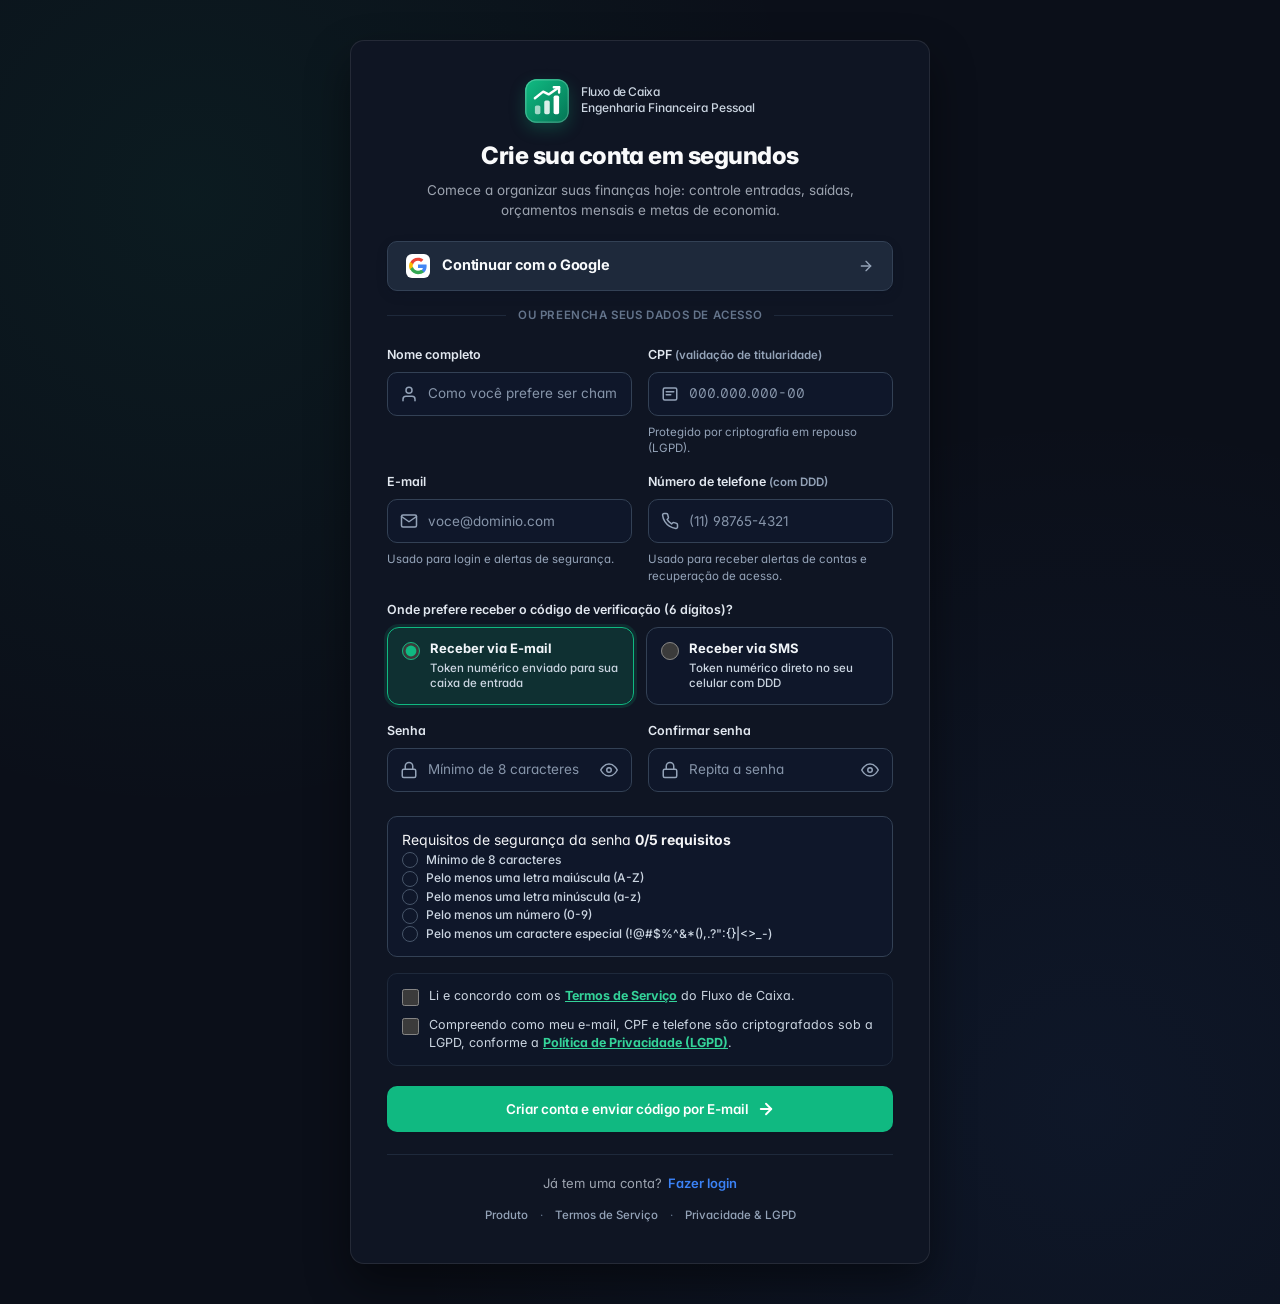
<file: frontend/cadastro.html>
<!DOCTYPE html>
<html lang="pt-BR">
<head>
    <meta charset="UTF-8">
    <meta name="viewport" content="width=device-width, initial-scale=1.0">
    <meta
        name="description"
        content="Crie sua conta no Fluxo de Caixa. Controle financeiro com validação de CPF sob a LGPD, login Google e verificação 2FA por E-mail e SMS."
    >
    <title>Fluxo de Caixa | Criar Conta</title>
    <link rel="icon" href="assets/logo.svg" type="image/svg+xml">
    <link rel="stylesheet" href="css/style.css?v=25">
    <script src="js/api.js?v=25" defer></script>
    <script src="js/legal.js?v=25" defer></script>
    <script src="js/cadastro.js?v=25" defer></script>
</head>
<body class="login-page">
    <main class="login-shell register-shell">
        <section class="login-card register-card" aria-labelledby="register-title">
            <div class="login-card-header">
                <a href="inicio.html" class="brand center-brand" title="Voltar à página inicial">
                    <span class="brand-logo" aria-hidden="true">
                        <svg xmlns="http://www.w3.org/2000/svg" viewBox="0 0 40 40" role="img" aria-label="Fluxo de Caixa">
                            <defs>
                                <linearGradient id="fc_logo_register" x1="2" y1="2" x2="38" y2="38" gradientUnits="userSpaceOnUse">
                                    <stop offset="0" stop-color="#10B981"/>
                                    <stop offset="1" stop-color="#047857"/>
                                </linearGradient>
                            </defs>
                            <rect width="40" height="40" rx="10" fill="url(#fc_logo_register)"/>
                            <rect x="0.75" y="0.75" width="38.5" height="38.5" rx="9.25" fill="none" stroke="#FFFFFF" stroke-opacity="0.22" stroke-width="1.2"/>
                            <rect x="9" y="24" width="5" height="8" rx="1.5" fill="#ffffff" fill-opacity="0.62"/>
                            <rect x="17.5" y="19.5" width="5" height="12.5" rx="1.5" fill="#ffffff" fill-opacity="0.85"/>
                            <rect x="26" y="15" width="5" height="17" rx="1.5" fill="#ffffff"/>
                            <path d="M9 17.5 L16.5 11.5 L21.5 14 L31 7.5" fill="none" stroke="#ffffff" stroke-width="2.2" stroke-linecap="round" stroke-linejoin="round"/>
                            <path d="M26.2 7.5 H31 V12.3" fill="none" stroke="#ffffff" stroke-width="2.2" stroke-linecap="round" stroke-linejoin="round"/>
                        </svg>
                    </span>
                    <div>
                        <span class="brand-title">Fluxo de Caixa</span>
                        <span class="brand-subtitle">Engenharia Financeira Pessoal</span>
                    </div>
                </a>

                <div class="register-header-meta">
                    <h1 id="register-title">Crie sua conta em segundos</h1>
                    <p class="login-description">
                        Comece a organizar suas finanças hoje: controle entradas, saídas, orçamentos mensais e metas de economia.
                    </p>
                </div>
            </div>

            <!-- Elemento Principal de Conversão: Cadastro Rápido com Google OAuth 2.0 -->
            <div class="oauth-section">
                <div id="google-gsi-button" class="google-gsi-container" hidden></div>
                <button type="button" id="google-oauth-btn" class="btn-google-oauth">
                    <span class="google-icon-badge" aria-hidden="true">
                        <svg width="18" height="18" viewBox="0 0 24 24">
                            <path fill="#EA4335" d="M12 5c1.6 0 3 .6 4.1 1.7l3.1-3.1C17.3 1.8 14.8 1 12 1 7.4 1 3.5 3.6 1.6 7.4l3.7 2.8C6.2 7.2 8.9 5 12 5z"/>
                            <path fill="#4285F4" d="M23.5 12.3c0-.8-.1-1.6-.2-2.3H12v4.5h6.5c-.3 1.5-1.1 2.8-2.4 3.6l3.7 2.9c2.2-2 3.7-5 3.7-8.7z"/>
                            <path fill="#FBBC05" d="M5.3 14.8c-.2-.8-.4-1.8-.4-2.8s.2-2 .4-2.8L1.6 6.4C.6 8.3 0 10.1 0 12s.6 3.7 1.6 5.6l3.7-2.8z"/>
                            <path fill="#34A853" d="M12 23c3.2 0 6-1.1 8-3l-3.7-2.9c-1.1.7-2.5 1.2-4.3 1.2-3.1 0-5.8-2.1-6.7-5l-3.7 2.8C3.5 20.4 7.4 23 12 23z"/>
                        </svg>
                    </span>
                    <span class="btn-google-label">Continuar com o Google</span>
                    <svg class="btn-google-arrow" width="16" height="16" viewBox="0 0 24 24" fill="none" stroke="currentColor" stroke-width="2" stroke-linecap="round" stroke-linejoin="round" aria-hidden="true">
                        <line x1="5" y1="12" x2="19" y2="12"></line>
                        <polyline points="12 5 19 12 12 19"></polyline>
                    </svg>
                </button>
                <div class="auth-divider"><span>ou preencha seus dados de acesso</span></div>
            </div>

            <form id="register-form" class="login-form register-form" novalidate>
                <div class="form-row-2col">
                    <div class="form-field">
                        <label for="register-name">Nome completo</label>
                        <div class="input-icon-wrapper">
                            <svg class="field-icon" viewBox="0 0 24 24" fill="none" stroke="currentColor" stroke-width="2" stroke-linecap="round" stroke-linejoin="round" aria-hidden="true">
                                <path d="M20 21v-2a4 4 0 0 0-4-4H8a4 4 0 0 0-4 4v2"></path>
                                <circle cx="12" cy="7" r="4"></circle>
                            </svg>
                            <input
                                id="register-name"
                                name="nome_completo"
                                type="text"
                                autocomplete="name"
                                placeholder="Como você prefere ser chamado"
                                minlength="3"
                                maxlength="150"
                                required
                            >
                        </div>
                    </div>

                    <div class="form-field">
                        <label for="register-cpf">CPF <span class="field-optional">(validação de titularidade)</span></label>
                        <div class="input-icon-wrapper">
                            <svg class="field-icon" viewBox="0 0 24 24" fill="none" stroke="currentColor" stroke-width="2" stroke-linecap="round" stroke-linejoin="round" aria-hidden="true">
                                <rect x="3" y="4" width="18" height="16" rx="2"></rect>
                                <line x1="7" y1="9" x2="17" y2="9"></line>
                                <line x1="7" y1="13" x2="13" y2="13"></line>
                            </svg>
                            <input
                                id="register-cpf"
                                name="cpf"
                                type="text"
                                inputmode="numeric"
                                maxlength="14"
                                placeholder="000.000.000-00"
                            >
                        </div>
                        <small class="field-error" id="cpf-error" role="alert" hidden></small>
                        <span class="field-help" id="cpf-feedback">Protegido por criptografia em repouso (LGPD).</span>
                    </div>
                </div>

                <div class="form-row-2col">
                    <div class="form-field">
                        <label for="register-email">E-mail</label>
                        <div class="input-icon-wrapper">
                            <svg class="field-icon" viewBox="0 0 24 24" fill="none" stroke="currentColor" stroke-width="2" stroke-linecap="round" stroke-linejoin="round" aria-hidden="true">
                                <path d="M4 4h16c1.1 0 2 .9 2 2v12c0 1.1-.9 2-2 2H4c-1.1 0-2-.9-2-2V6c0-1.1.9-2 2-2z"></path>
                                <polyline points="22,6 12,13 2,6"></polyline>
                            </svg>
                            <input
                                id="register-email"
                                name="email"
                                type="email"
                                autocomplete="email"
                                maxlength="100"
                                placeholder="voce@dominio.com"
                                required
                            >
                        </div>
                        <small class="field-error" id="email-error" role="alert" hidden></small>
                        <span class="field-help">Usado para login e alertas de segurança.</span>
                    </div>

                    <div class="form-field">
                        <label for="register-phone">
                            Número de telefone <span class="field-optional" id="register-phone-optional">(com DDD)</span>
                        </label>
                        <div class="input-icon-wrapper">
                            <svg class="field-icon" viewBox="0 0 24 24" fill="none" stroke="currentColor" stroke-width="2" stroke-linecap="round" stroke-linejoin="round" aria-hidden="true">
                                <path d="M22 16.92v3a2 2 0 0 1-2.18 2 19.79 19.79 0 0 1-8.63-3.07 19.5 19.5 0 0 1-6-6 19.79 19.79 0 0 1-3.07-8.67A2 2 0 0 1 4.11 2h3a2 2 0 0 1 2 1.72 12.84 12.84 0 0 0 .7 2.81 2 2 0 0 1-.45 2.11L8.09 9.91a16 16 0 0 0 6 6l1.27-1.27a2 2 0 0 1 2.11-.45 12.84 12.84 0 0 0 2.81.7A2 2 0 0 1 22 16.92z"></path>
                            </svg>
                            <input
                                id="register-phone"
                                name="telefone"
                                type="tel"
                                inputmode="tel"
                                autocomplete="tel"
                                maxlength="20"
                                placeholder="(11) 98765-4321"
                                required
                            >
                        </div>
                        <small class="field-error" id="phone-error" role="alert" hidden></small>
                        <span class="field-help">Usado para receber alertas de contas e recuperação de acesso.</span>
                    </div>
                </div>

                <!-- Seletor de Canal de Verificação 2FA/OTP (E-mail ou SMS) -->
                <div class="form-field verification-channel-group" role="radiogroup" aria-labelledby="register-channel-label">
                    <label id="register-channel-label">Onde prefere receber o código de verificação (6 dígitos)?</label>
                    <div class="channel-selector-grid">
                        <label class="channel-option-card is-selected" for="channel-email">
                            <input
                                type="radio"
                                id="channel-email"
                                name="canal_verificacao"
                                value="email"
                                checked
                            >
                            <span class="channel-option-content">
                                <span class="channel-option-title">Receber via E-mail</span>
                                <span class="channel-option-desc">Token numérico enviado para sua caixa de entrada</span>
                            </span>
                        </label>

                        <label class="channel-option-card" for="channel-phone">
                            <input
                                type="radio"
                                id="channel-phone"
                                name="canal_verificacao"
                                value="telefone"
                            >
                            <span class="channel-option-content">
                                <span class="channel-option-title">Receber via SMS</span>
                                <span class="channel-option-desc">Token numérico direto no seu celular com DDD</span>
                            </span>
                        </label>
                    </div>
                </div>

                <div class="form-row-2col">
                    <div class="form-field">
                        <label for="register-password">Senha</label>
                        <div class="password-input-wrapper">
                            <svg class="field-icon" viewBox="0 0 24 24" fill="none" stroke="currentColor" stroke-width="2" stroke-linecap="round" stroke-linejoin="round" aria-hidden="true">
                                <rect x="3" y="11" width="18" height="11" rx="2" ry="2"></rect>
                                <path d="M7 11V7a5 5 0 0 1 10 0v4"></path>
                            </svg>
                            <input
                                id="register-password"
                                name="senha"
                                type="password"
                                autocomplete="new-password"
                                minlength="8"
                                maxlength="100"
                                placeholder="Mínimo de 8 caracteres"
                                required
                            >
                            <button
                                type="button"
                                class="password-toggle-btn"
                                data-toggle-password="register-password"
                                aria-label="Mostrar senha"
                                aria-pressed="false"
                                title="Mostrar ou ocultar senha"
                            >
                                <svg class="icon-eye icon-eye-open" viewBox="0 0 24 24" fill="none" stroke="currentColor" stroke-width="2" stroke-linecap="round" stroke-linejoin="round" aria-hidden="true">
                                    <path d="M1 12s4-8 11-8 11 8 11 8-4 8-11 8-11-8-11-8z"></path>
                                    <circle cx="12" cy="12" r="3"></circle>
                                </svg>
                                <svg class="icon-eye icon-eye-closed" viewBox="0 0 24 24" fill="none" stroke="currentColor" stroke-width="2" stroke-linecap="round" stroke-linejoin="round" aria-hidden="true">
                                    <path d="M17.94 17.94A10.07 10.07 0 0 1 12 20c-7 0-11-8-11-8a18.45 18.45 0 0 1 5.06-5.94M9.9 4.24A9.12 9.12 0 0 1 12 4c7 0 11 8 11 8a18.5 18.5 0 0 1-2.16 3.19m-6.72-1.07a3 3 0 1 1-4.24-4.24"></path>
                                    <line x1="1" y1="1" x2="23" y2="23"></line>
                                </svg>
                            </button>
                        </div>
                    </div>

                    <div class="form-field">
                        <label for="register-password-confirm">Confirmar senha</label>
                        <div class="password-input-wrapper">
                            <svg class="field-icon" viewBox="0 0 24 24" fill="none" stroke="currentColor" stroke-width="2" stroke-linecap="round" stroke-linejoin="round" aria-hidden="true">
                                <rect x="3" y="11" width="18" height="11" rx="2" ry="2"></rect>
                                <path d="M7 11V7a5 5 0 0 1 10 0v4"></path>
                            </svg>
                            <input
                                id="register-password-confirm"
                                name="confirmar-senha"
                                type="password"
                                autocomplete="new-password"
                                minlength="8"
                                maxlength="100"
                                placeholder="Repita a senha"
                                required
                            >
                            <button
                                type="button"
                                class="password-toggle-btn"
                                data-toggle-password="register-password-confirm"
                                aria-label="Mostrar senha"
                                aria-pressed="false"
                                title="Mostrar ou ocultar senha"
                            >
                                <svg class="icon-eye icon-eye-open" viewBox="0 0 24 24" fill="none" stroke="currentColor" stroke-width="2" stroke-linecap="round" stroke-linejoin="round" aria-hidden="true">
                                    <path d="M1 12s4-8 11-8 11 8 11 8-4 8-11 8-11-8-11-8z"></path>
                                    <circle cx="12" cy="12" r="3"></circle>
                                </svg>
                                <svg class="icon-eye icon-eye-closed" viewBox="0 0 24 24" fill="none" stroke="currentColor" stroke-width="2" stroke-linecap="round" stroke-linejoin="round" aria-hidden="true">
                                    <path d="M17.94 17.94A10.07 10.07 0 0 1 12 20c-7 0-11-8-11-8a18.45 18.45 0 0 1 5.06-5.94M9.9 4.24A9.12 9.12 0 0 1 12 4c7 0 11 8 11 8a18.5 18.5 0 0 1-2.16 3.19m-6.72-1.07a3 3 0 1 1-4.24-4.24"></path>
                                    <line x1="1" y1="1" x2="23" y2="23"></line>
                                </svg>
                            </button>
                        </div>
                        <small class="field-error" id="password-confirm-error" role="alert" hidden></small>
                        <span class="field-help" id="password-confirm-feedback"></span>
                    </div>
                </div>

                <!-- Checklist Visual Interativo de Força de Senha -->
                <div class="password-checklist" id="register-password-checklist" aria-live="polite">
                    <p class="checklist-title">Requisitos de senha segura:</p>
                    <ul class="checklist-items">
                        <li data-rule="tamanho">Mínimo de 8 caracteres</li>
                        <li data-rule="maiuscula">Pelo menos uma letra maiúscula (A-Z)</li>
                        <li data-rule="minuscula">Pelo menos uma letra minúscula (a-z)</li>
                        <li data-rule="numero">Pelo menos um número (0-9)</li>
                        <li data-rule="especial">Pelo menos um caractere especial (!@#$%&amp;*)</li>
                    </ul>
                </div>

                <!-- Consentimento Transparente LGPD (Linguagem Humana) -->
                <div class="legal-consent-box" role="group" aria-label="Termos e Privacidade LGPD">
                    <label class="legal-checkbox-item" for="accept-terms">
                        <input type="checkbox" id="accept-terms" name="aceite_termos" required>
                        <span>
                            Li e concordo com os
                            <button type="button" class="legal-inline-link" data-open-legal="termos">Termos de Serviço</button>
                            do Fluxo de Caixa.
                        </span>
                    </label>

                    <label class="legal-checkbox-item" for="accept-privacy">
                        <input type="checkbox" id="accept-privacy" name="aceite_privacidade" required>
                        <span>
                            Compreendo como meu e-mail, CPF e telefone são criptografados sob a LGPD, conforme a
                            <button type="button" class="legal-inline-link" data-open-legal="privacidade">Política de Privacidade (LGPD)</button>.
                        </span>
                    </label>
                </div>

                <p
                    id="register-message"
                    class="form-message"
                    role="status"
                    aria-live="polite"
                ></p>

                <button class="button-primary login-submit" type="submit" id="register-submit-btn">
                    <span id="register-submit-label">Criar conta e enviar código</span>
                    <svg width="18" height="18" viewBox="0 0 24 24" fill="none" stroke="currentColor" stroke-width="2.5" stroke-linecap="round" stroke-linejoin="round" aria-hidden="true">
                        <line x1="5" y1="12" x2="19" y2="12"></line>
                        <polyline points="12 5 19 12 12 19"></polyline>
                    </svg>
                </button>
            </form>

            <footer class="login-footer">
                <span>Já tem uma conta?</span>
                <a href="login.html" class="link-cadastro">Fazer login</a>
            </footer>

            <nav class="auth-legal-bar" aria-label="Links institucionais e privacidade">
                <a href="inicio.html">Produto</a>
                <span>·</span>
                <a href="termos.html" data-open-legal="termos">Termos de Serviço</a>
                <span>·</span>
                <a href="privacidade.html" data-open-legal="privacidade">Privacidade &amp; LGPD</a>
            </nav>
        </section>
    </main>

    <!-- Modal Multi-Canal 2FA/OTP (E-mail ou SMS) -->
    <dialog class="form-dialog" id="verify-email-dialog" aria-labelledby="verify-email-title">
        <form id="verify-email-form" class="dialog-form" novalidate>
            <div class="dialog-header">
                <div>
                    <h2 id="verify-email-title">Valide seu código de 6 dígitos</h2>
                    <p id="verify-email-subtitle">
                        Enviamos um token de verificação para
                        <strong id="verify-email-display">—</strong>. Digite os 6 números abaixo para liberar seu painel.
                    </p>
                </div>
                <button
                    type="button"
                    class="dialog-close"
                    id="verify-email-close"
                    aria-label="Fechar janela"
                >&times;</button>
            </div>

            <div class="otp-contingency-banner" id="verify-contingency-banner" role="status" aria-live="polite" hidden>
                <div class="otp-contingency-text">
                    <strong>Código instantâneo disponível:</strong> utilize o token de 6 dígitos gerado abaixo para concluir a validação agora:
                </div>
                <div class="otp-contingency-code-row">
                    <code class="otp-contingency-code" id="verify-contingency-code">000000</code>
                    <button type="button" class="button-secondary button-small" id="verify-fill-contingency-btn">
                        Preencher token
                    </button>
                </div>
            </div>

            <div class="form-field">
                <label for="verify-otp-input">Token de verificação (6 dígitos)</label>
                <input
                    id="verify-otp-input"
                    name="codigo_otp"
                    class="otp-code-input"
                    type="text"
                    inputmode="numeric"
                    autocomplete="one-time-code"
                    maxlength="6"
                    placeholder="000000"
                    required
                >
                <span class="field-help" id="verify-otp-help">
                    Válido por 15 minutos. Você pode alternar entre E-mail e SMS a qualquer momento abaixo.
                </span>
            </div>

            <div class="otp-inline-phone-box" id="verify-inline-phone-box" hidden>
                <div class="form-field">
                    <label for="verify-inline-phone">Confirme seu celular com DDD para receber via SMS</label>
                    <div class="otp-email-row">
                        <input
                            id="verify-inline-phone"
                            type="tel"
                            inputmode="tel"
                            maxlength="20"
                            placeholder="(11) 98765-4321"
                        >
                        <button type="button" class="button-secondary otp-send-btn" id="verify-inline-phone-send">
                            Enviar SMS
                        </button>
                    </div>
                    <small class="field-error" id="verify-inline-phone-error" role="alert" hidden></small>
                </div>
            </div>

            <div class="otp-quick-actions">
                <button
                    type="button"
                    class="button-secondary otp-resend-btn"
                    id="resend-verification-btn"
                >
                    Reenviar código
                </button>
                <button
                    type="button"
                    class="otp-switch-channel-btn"
                    id="switch-verification-channel-btn"
                >
                    Prefere SMS? Enviar código para o meu Telefone
                </button>
            </div>

            <p
                id="verify-email-message"
                class="form-message"
                role="status"
                aria-live="polite"
            ></p>

            <div class="dialog-actions">
                <button
                    type="submit"
                    class="button-primary"
                    id="verify-email-submit"
                >
                    Confirmar token e acessar painel
                </button>
            </div>
        </form>
    </dialog>
</body>
</html>
</file>
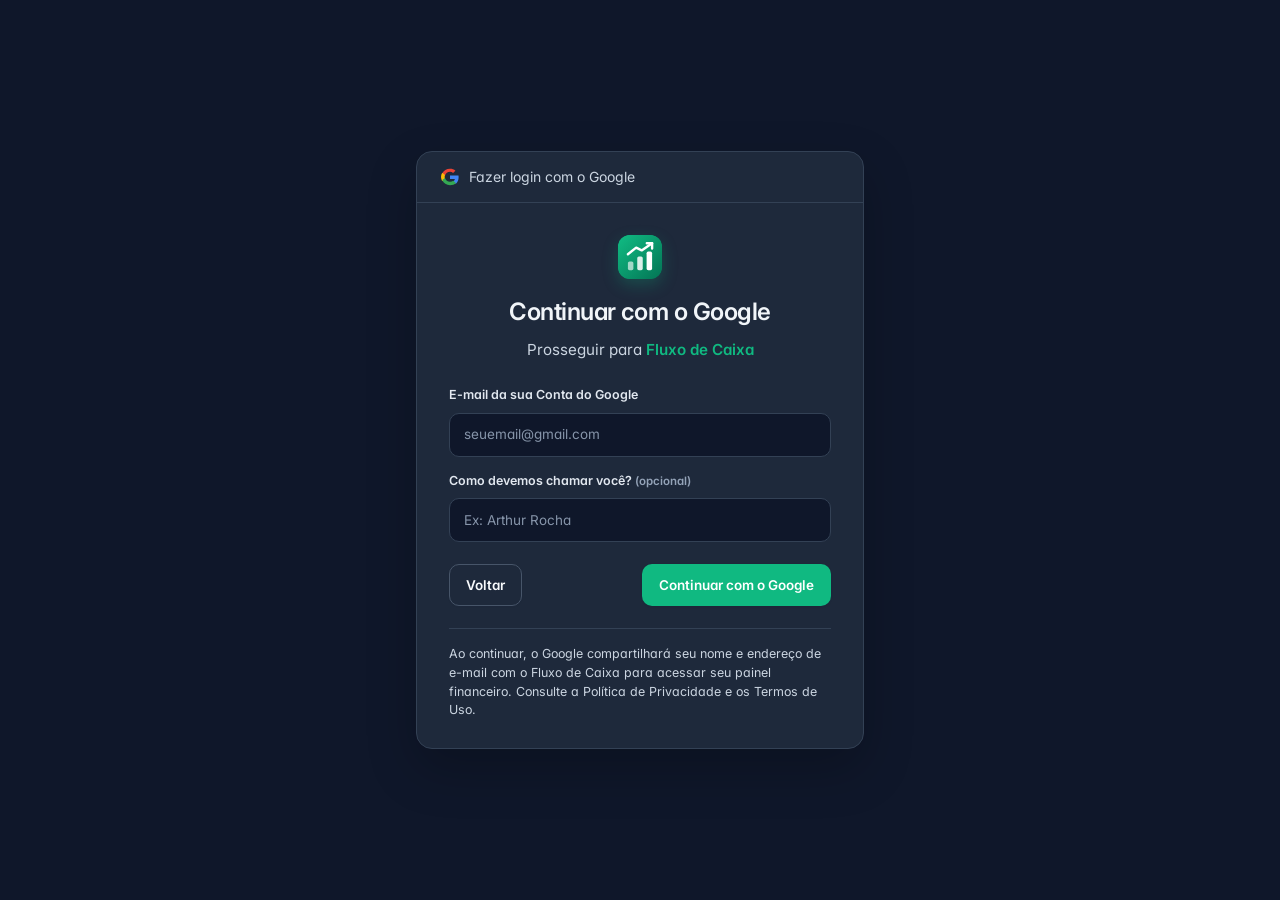
<file: frontend/google-auth.html>
<!DOCTYPE html>
<html lang="pt-BR">
<head>
    <meta charset="UTF-8">
    <meta name="viewport" content="width=device-width, initial-scale=1.0">
    <meta
        name="description"
        content="Continuar com o Google — Acesse sua conta no Fluxo de Caixa."
    >
    <title>Fazer login nas Contas do Google — Fluxo de Caixa</title>
    <link rel="icon" href="assets/logo.svg" type="image/svg+xml">
    <link rel="stylesheet" href="css/style.css?v=25">
    <script src="js/api.js?v=25" defer></script>
    <script src="js/legal.js?v=25" defer></script>
</head>
<body class="google-auth-page">
    <main class="google-auth-card" role="main" aria-labelledby="google-page-title">
        <div class="google-auth-top-bar">
            <svg width="18" height="18" viewBox="0 0 24 24" aria-hidden="true">
                <path fill="#EA4335" d="M12 5c1.6 0 3 .6 4.1 1.7l3.1-3.1C17.3 1.8 14.8 1 12 1 7.4 1 3.5 3.6 1.6 7.4l3.7 2.8C6.2 7.2 8.9 5 12 5z"/>
                <path fill="#4285F4" d="M23.5 12.3c0-.8-.1-1.6-.2-2.3H12v4.5h6.5c-.3 1.5-1.1 2.8-2.4 3.6l3.7 2.9c2.2-2 3.7-5 3.7-8.7z"/>
                <path fill="#FBBC05" d="M5.3 14.8c-.2-.8-.4-1.8-.4-2.8s.2-2 .4-2.8L1.6 6.4C.6 8.3 0 10.1 0 12s.6 3.7 1.6 5.6l3.7-2.8z"/>
                <path fill="#34A853" d="M12 23c3.2 0 6-1.1 8-3l-3.7-2.9c-1.1.7-2.5 1.2-4.3 1.2-3.1 0-5.8-2.1-6.7-5l-3.7 2.8C3.5 20.4 7.4 23 12 23z"/>
            </svg>
            <span>Fazer login com o Google</span>
        </div>

        <div class="google-auth-body">
            <header class="google-auth-header">
                <div class="google-auth-app-badge">
                    <span class="brand-logo" aria-hidden="true">
                        <svg xmlns="http://www.w3.org/2000/svg" viewBox="0 0 40 40" width="44" height="44" role="img" aria-label="Fluxo de Caixa">
                            <defs>
                                <linearGradient id="fc_logo_google" x1="2" y1="2" x2="38" y2="38" gradientUnits="userSpaceOnUse">
                                    <stop offset="0" stop-color="#10B981"/>
                                    <stop offset="1" stop-color="#047857"/>
                                </linearGradient>
                            </defs>
                            <rect width="40" height="40" rx="10" fill="url(#fc_logo_google)"/>
                            <rect x="9" y="24" width="5" height="8" rx="1.5" fill="#ffffff" fill-opacity="0.62"/>
                            <rect x="17.5" y="19.5" width="5" height="12.5" rx="1.5" fill="#ffffff" fill-opacity="0.85"/>
                            <rect x="26" y="15" width="5" height="17" rx="1.5" fill="#ffffff"/>
                            <path d="M9 17.5 L16.5 11.5 L21.5 14 L31 7.5" fill="none" stroke="#ffffff" stroke-width="2.2" stroke-linecap="round" stroke-linejoin="round"/>
                            <path d="M26.2 7.5 H31 V12.3" fill="none" stroke="#ffffff" stroke-width="2.2" stroke-linecap="round" stroke-linejoin="round"/>
                        </svg>
                    </span>
                </div>
                <h1 id="google-page-title">Continuar com o Google</h1>
                <p id="google-page-subtitle">
                    Prosseguir para <span class="google-auth-app-link">Fluxo de Caixa</span>
                </p>
            </header>

            <!-- Lista de Contas Salvas para Login em 1 Clique -->
            <div id="saved-google-accounts-section" hidden>
                <div class="google-accounts-list" id="saved-google-accounts-list"></div>
                <button type="button" class="button-secondary google-auth-use-another-btn" id="use-another-google-account-btn">
                    Usar outra conta do Google
                </button>
            </div>

            <!-- Formulário de Conta Google -->
            <form id="google-continue-form" novalidate>
                <div class="form-field">
                    <label for="google-page-email">E-mail da sua Conta do Google</label>
                    <input
                        id="google-page-email"
                        type="email"
                        autocomplete="email"
                        placeholder="seuemail@gmail.com"
                        required
                    >
                    <small class="field-error" id="google-page-email-error" role="alert" hidden></small>
                </div>

                <div class="form-field google-auth-field-spaced" id="google-page-name-group">
                    <label for="google-page-name">Como devemos chamar você? <span class="field-optional">(opcional)</span></label>
                    <input
                        id="google-page-name"
                        type="text"
                        autocomplete="name"
                        maxlength="150"
                        placeholder="Ex: Arthur Rocha"
                    >
                </div>

                <div class="form-field google-auth-field-spaced" id="google-page-cpf-group" hidden>
                    <label for="google-page-cpf">Confirme o CPF cadastrado na sua conta</label>
                    <input
                        id="google-page-cpf"
                        type="text"
                        inputmode="numeric"
                        maxlength="14"
                        placeholder="000.000.000-00"
                    >
                    <span class="field-help">Necessário apenas porque este e-mail já possui uma conta protegida por CPF.</span>
                </div>

                <p id="google-page-message" class="form-message google-auth-field-spaced" role="status" aria-live="polite"></p>

                <div class="google-auth-actions">
                    <a href="login.html" class="button-secondary" id="google-page-back-btn">
                        Voltar
                    </a>
                    <button type="submit" class="button-primary" id="google-page-submit-btn">
                        Continuar com o Google
                    </button>
                </div>
            </form>

            <footer class="google-auth-footer-note">
                Ao continuar, o Google compartilhará seu nome e endereço de e-mail com o Fluxo de Caixa para acessar seu painel financeiro. Consulte a
                <a href="privacidade.html" data-open-legal="privacidade">Política de Privacidade</a> e os
                <a href="termos.html" data-open-legal="termos">Termos de Uso</a>.
            </footer>
        </div>
    </main>

    <script>
        document.addEventListener("DOMContentLoaded", () => {
            const STORAGE_KEY = "fluxo_caixa_contas_google_recentes";
            const savedSection = document.getElementById("saved-google-accounts-section");
            const savedList = document.getElementById("saved-google-accounts-list");
            const btnUseAnother = document.getElementById("use-another-google-account-btn");
            const form = document.getElementById("google-continue-form");
            const inputEmail = document.getElementById("google-page-email");
            const errEmail = document.getElementById("google-page-email-error");
            const inputName = document.getElementById("google-page-name");
            const cpfGroup = document.getElementById("google-page-cpf-group");
            const inputCpf = document.getElementById("google-page-cpf");
            const msgEl = document.getElementById("google-page-message");
            const submitBtn = document.getElementById("google-page-submit-btn");
            const pageTitle = document.getElementById("google-page-title");

            const params = new URLSearchParams(window.location.search);
            const emailInicial = (params.get("email") || "").trim();
            const nomeInicial = (params.get("name") || "").trim();
            if (emailInicial && inputEmail) inputEmail.value = emailInicial;
            if (nomeInicial && inputName) inputName.value = nomeInicial;

            if (typeof vincularValidacaoEmailTempoReal === "function") {
                vincularValidacaoEmailTempoReal(inputEmail, errEmail);
            }

            const obterContasSalvas = () => {
                try {
                    const bruto = localStorage.getItem(STORAGE_KEY);
                    const lista = JSON.parse(bruto || "[]");
                    return Array.isArray(lista) ? lista : [];
                } catch {
                    return [];
                }
            };

            const salvarContaRecente = (email, nome) => {
                try {
                    const atuais = obterContasSalvas().filter(
                        (item) => item && item.email && item.email.toLowerCase() !== email.toLowerCase()
                    );
                    atuais.unshift({ email, nome });
                    localStorage.setItem(STORAGE_KEY, JSON.stringify(atuais.slice(0, 4)));
                } catch {
                    // Ignora se localStorage estiver indisponível
                }
            };

            const derivarNomeDeEmail = (email) => {
                const base = String(email || "")
                    .split("@")[0]
                    .replace(/[._-]+/g, " ")
                    .trim();
                if (base.length >= 3) {
                    return base.replace(/\b\w/g, (l) => l.toUpperCase());
                }
                return "Usuário Google";
            };

            const autenticarNaApi = async ({ email, nome, cpf = null }) => {
                if (submitBtn) submitBtn.disabled = true;
                if (msgEl) {
                    msgEl.textContent = "Conectando com sua conta Google...";
                    msgEl.className = "form-message info";
                }

                try {
                    api.clearToken();
                    const nomeFinal = (nome || "").trim().length >= 3 ? nome.trim() : derivarNomeDeEmail(email);
                    const payload = {
                        email: email.trim(),
                        nome_completo: nomeFinal
                    };
                    if (cpf && cpf.trim()) {
                        payload.cpf = cpf.trim();
                    }

                    const dados = await api.post("/usuarios/auth/google/assistido", payload);
                    if (!dados || !dados.access_token) {
                        throw new Error("Não foi possível iniciar a sessão com o Google.");
                    }

                    const nomeUsuario = dados.usuario?.nome_completo || nomeFinal;
                    salvarContaRecente(email.trim(), nomeUsuario);
                    api.setToken(dados.access_token);
                    sessionStorage.setItem("fluxo_caixa_nome_usuario", nomeUsuario);
                    window.location.assign("index.html");
                } catch (erro) {
                    const textoErro = String(erro?.message || "Não foi possível autenticar com o Google.");
                    if (textoErro.toLowerCase().includes("cpf")) {
                        if (cpfGroup) cpfGroup.hidden = false;
                        if (form) form.hidden = false;
                        if (savedSection) savedSection.hidden = true;
                        if (inputEmail) inputEmail.value = email;
                        if (inputName && nome) inputName.value = nome;
                        inputCpf?.focus();
                    }
                    if (msgEl) {
                        msgEl.textContent = textoErro;
                        msgEl.className = "form-message error";
                    }
                } finally {
                    if (submitBtn) submitBtn.disabled = false;
                }
            };

            const contas = obterContasSalvas();
            if (contas.length > 0 && !emailInicial) {
                pageTitle.textContent = "Escolha uma conta";
                savedSection.hidden = false;
                form.hidden = true;
                savedList.innerHTML = "";

                contas.forEach((conta) => {
                    const btn = document.createElement("button");
                    btn.type = "button";
                    btn.className = "google-account-item";
                    const inicial = (conta.nome || conta.email || "G").trim().charAt(0).toUpperCase();
                    btn.innerHTML = `
                        <span class="google-account-avatar" aria-hidden="true">${inicial}</span>
                        <span class="google-account-meta">
                            <span class="google-account-name"></span>
                            <span class="google-account-email"></span>
                        </span>
                    `;
                    btn.querySelector(".google-account-name").textContent = conta.nome || derivarNomeDeEmail(conta.email);
                    btn.querySelector(".google-account-email").textContent = conta.email;
                    btn.addEventListener("click", () => {
                        autenticarNaApi({ email: conta.email, nome: conta.nome });
                    });
                    savedList.appendChild(btn);
                });
            }

            btnUseAnother?.addEventListener("click", () => {
                pageTitle.textContent = "Continuar com o Google";
                savedSection.hidden = true;
                form.hidden = false;
                inputEmail?.focus();
            });

            inputEmail?.addEventListener("blur", () => {
                if (inputName && !inputName.value.trim() && inputEmail.value.includes("@")) {
                    inputName.value = derivarNomeDeEmail(inputEmail.value);
                }
            });

            form?.addEventListener("submit", async (ev) => {
                ev.preventDefault();
                const email = (inputEmail?.value || "").trim();
                if (!email || !email.includes("@")) {
                    if (msgEl) {
                        msgEl.textContent = "Informe um e-mail válido da sua Conta do Google.";
                        msgEl.className = "form-message error";
                    }
                    inputEmail?.focus();
                    return;
                }
                const nome = (inputName?.value || "").trim() || derivarNomeDeEmail(email);
                const cpf = (inputCpf?.value || "").trim();
                await autenticarNaApi({ email, nome, cpf });
            });
        });
    </script>
</body>
</html>
</file>
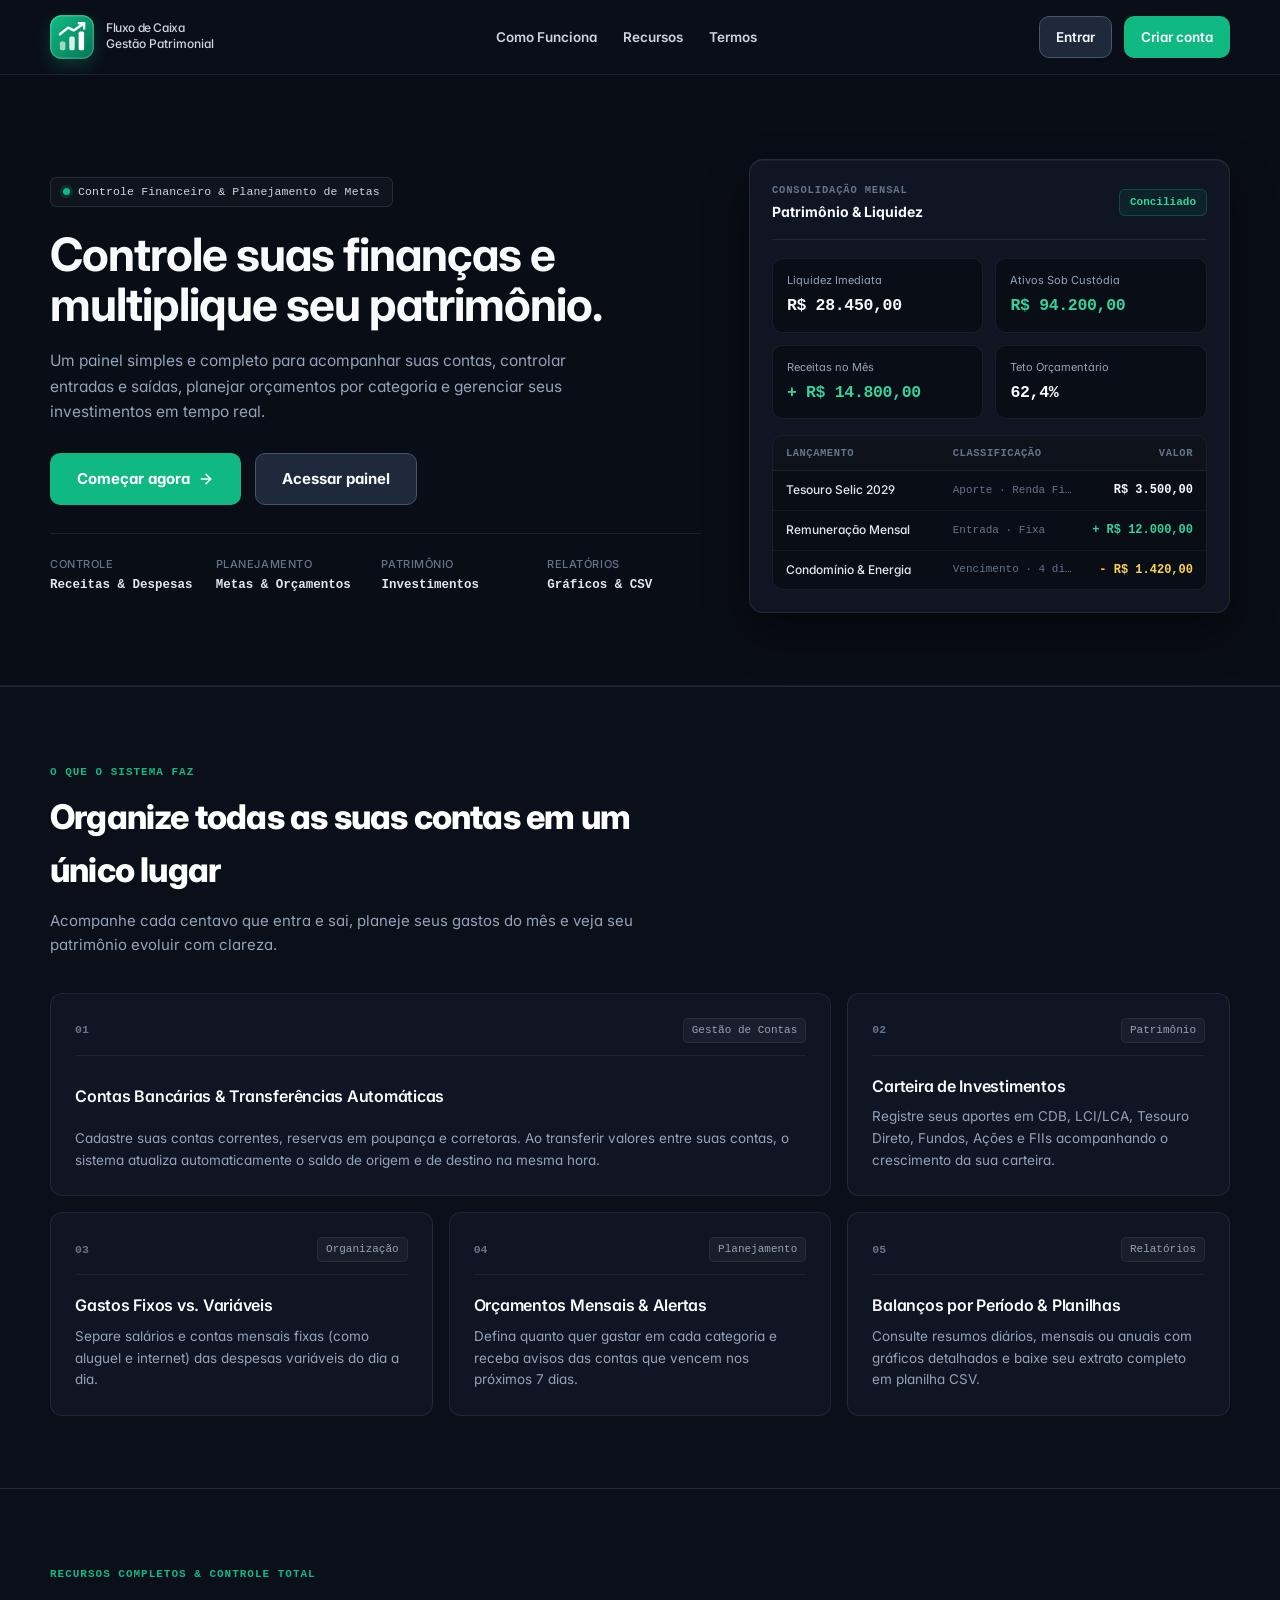
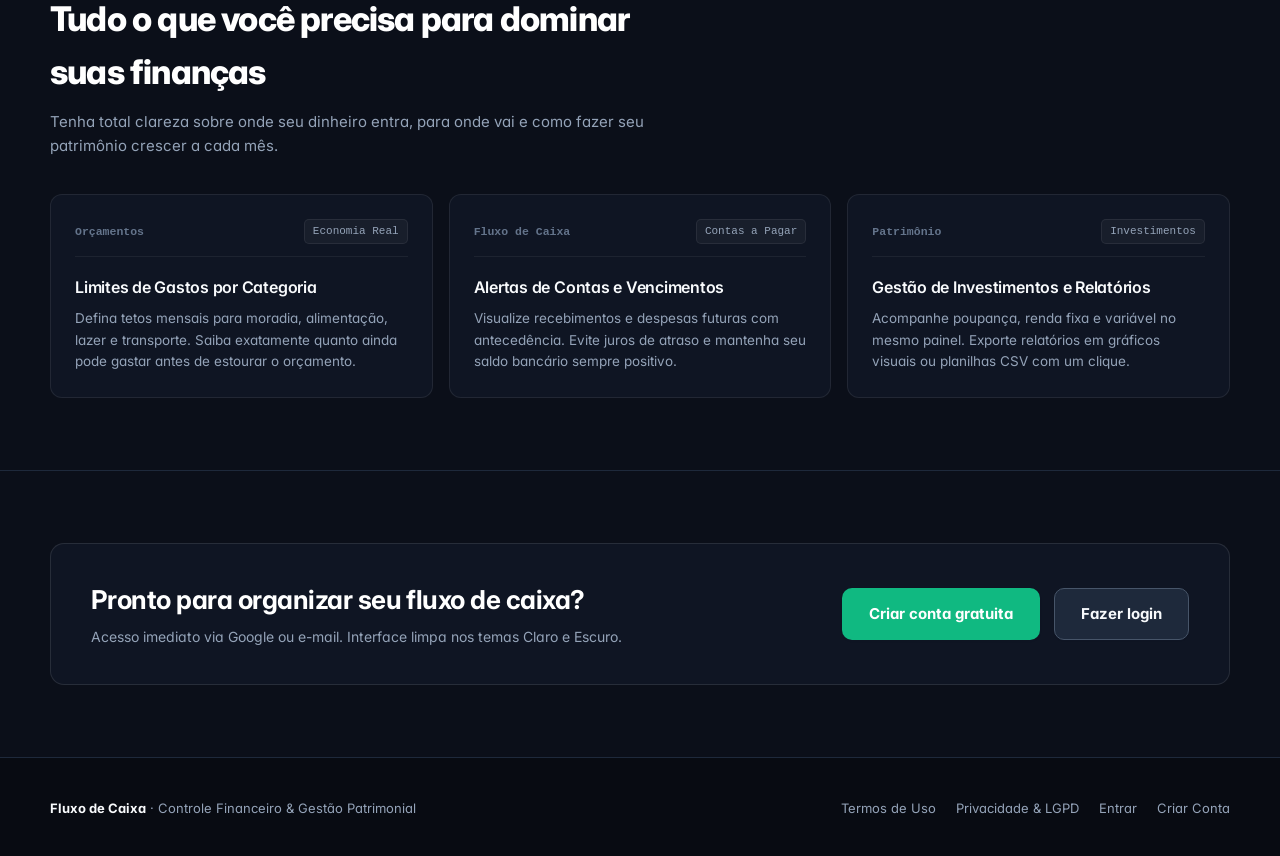
<file: frontend/inicio.html>
<!DOCTYPE html>
<html lang="pt-BR">
<head>
    <meta charset="UTF-8">
    <meta name="viewport" content="width=device-width, initial-scale=1.0">
    <meta
        name="description"
        content="Fluxo de Caixa — Controle financeiro de contas, investimentos, orçamentos mensais e metas com privacidade sob a LGPD."
    >
    <title>Fluxo de Caixa — Controle Patrimonial &amp; Fluxo de Caixa</title>
    <link rel="icon" href="assets/logo.svg" type="image/svg+xml">
    <link rel="stylesheet" href="css/style.css?v=25">
    <script src="js/legal.js?v=25" defer></script>
</head>
<body class="landing-page">
    <!-- Barra de Navegação Minimalista -->
    <header class="landing-navbar">
        <div class="landing-container landing-navbar-inner">
            <a href="inicio.html" class="brand" aria-label="Fluxo de Caixa — Página inicial">
                <span class="brand-logo" aria-hidden="true">
                    <svg xmlns="http://www.w3.org/2000/svg" viewBox="0 0 40 40" role="img" aria-label="Fluxo de Caixa">
                        <defs>
                            <linearGradient id="fc_logo_inicio" x1="2" y1="2" x2="38" y2="38" gradientUnits="userSpaceOnUse">
                                <stop offset="0" stop-color="#10B981"/>
                                <stop offset="1" stop-color="#047857"/>
                            </linearGradient>
                        </defs>
                        <rect width="40" height="40" rx="10" fill="url(#fc_logo_inicio)"/>
                        <rect x="0.75" y="0.75" width="38.5" height="38.5" rx="9.25" fill="none" stroke="#FFFFFF" stroke-opacity="0.22" stroke-width="1.2"/>
                        <rect x="9" y="24" width="5" height="8" rx="1.5" fill="#ffffff" fill-opacity="0.62"/>
                        <rect x="17.5" y="19.5" width="5" height="12.5" rx="1.5" fill="#ffffff" fill-opacity="0.85"/>
                        <rect x="26" y="15" width="5" height="17" rx="1.5" fill="#ffffff"/>
                        <path d="M9 17.5 L16.5 11.5 L21.5 14 L31 7.5" fill="none" stroke="#ffffff" stroke-width="2.2" stroke-linecap="round" stroke-linejoin="round"/>
                        <path d="M26.2 7.5 H31 V12.3" fill="none" stroke="#ffffff" stroke-width="2.2" stroke-linecap="round" stroke-linejoin="round"/>
                    </svg>
                </span>
                <div>
                    <span class="brand-title">Fluxo de Caixa</span>
                    <span class="brand-subtitle">Gestão Patrimonial</span>
                </div>
            </a>

            <nav class="landing-nav-links" aria-label="Seções da página">
                <a href="#arquitetura">Como Funciona</a>
                <a href="#privacidade">Recursos</a>
                <a href="termos.html" data-open-legal="termos">Termos</a>
            </nav>

            <div class="landing-nav-actions">
                <a href="login.html" class="button-secondary">Entrar</a>
                <a href="cadastro.html" class="button-primary">Criar conta</a>
            </div>
        </div>
    </header>

    <main>
        <!-- Seção Hero Editorial -->
        <section class="landing-hero" aria-labelledby="hero-main-title">
            <div class="landing-container landing-hero-grid">
                <div class="landing-hero-copy">
                    <div class="landing-eyebrow-tag">
                        <span class="status-dot" aria-hidden="true"></span>
                        <span>Controle Financeiro &amp; Planejamento de Metas</span>
                    </div>

                    <h1 id="hero-main-title">
                        Controle suas finanças e multiplique seu patrimônio.
                    </h1>

                    <p class="landing-lead">
                        Um painel simples e completo para acompanhar suas contas, controlar entradas e saídas, planejar orçamentos por categoria e gerenciar seus investimentos em tempo real.
                    </p>

                    <div class="landing-cta-group">
                        <a href="cadastro.html" class="button-primary button-cta-lg">
                            <span>Começar agora</span>
                            <svg width="16" height="16" viewBox="0 0 24 24" fill="none" stroke="currentColor" stroke-width="2.2" stroke-linecap="round" stroke-linejoin="round" aria-hidden="true">
                                <line x1="5" y1="12" x2="19" y2="12"></line>
                                <polyline points="12 5 19 12 12 19"></polyline>
                            </svg>
                        </a>
                        <a href="login.html" class="button-secondary button-cta-lg">
                            Acessar painel
                        </a>
                    </div>

                    <dl class="landing-specs-strip" aria-label="Recursos principais">
                        <div class="spec-item">
                            <dt>Controle</dt>
                            <dd>Receitas &amp; Despesas</dd>
                        </div>
                        <div class="spec-item">
                            <dt>Planejamento</dt>
                            <dd>Metas &amp; Orçamentos</dd>
                        </div>
                        <div class="spec-item">
                            <dt>Patrimônio</dt>
                            <dd>Investimentos</dd>
                        </div>
                        <div class="spec-item">
                            <dt>Relatórios</dt>
                            <dd>Gráficos &amp; CSV</dd>
                        </div>
                    </dl>
                </div>

                <!-- Ledger Demonstrativo Estruturado -->
                <aside class="landing-preview-card" aria-label="Demonstrativo do balanço patrimonial">
                    <div class="preview-header">
                        <div>
                            <span class="preview-kicker">CONSOLIDAÇÃO MENSAL</span>
                            <strong class="preview-header-title">Patrimônio &amp; Liquidez</strong>
                        </div>
                        <span class="preview-status-pill">Conciliado</span>
                    </div>

                    <div class="preview-kpi-grid">
                        <div class="preview-kpi">
                            <span>Liquidez Imediata</span>
                            <strong class="preview-val-neutral">R$ 28.450,00</strong>
                        </div>
                        <div class="preview-kpi">
                            <span>Ativos Sob Custódia</span>
                            <strong class="preview-val-emerald">R$ 94.200,00</strong>
                        </div>
                        <div class="preview-kpi">
                            <span>Receitas no Mês</span>
                            <strong class="preview-val-emerald">+ R$ 14.800,00</strong>
                        </div>
                        <div class="preview-kpi">
                            <span>Teto Orçamentário</span>
                            <strong class="preview-val-neutral">62,4%</strong>
                        </div>
                    </div>

                    <div class="preview-ledger-table" role="region" aria-label="Últimos lançamentos">
                        <div class="preview-ledger-head">
                            <span>Lançamento</span>
                            <span>Classificação</span>
                            <span class="align-right">Valor</span>
                        </div>
                        <div class="preview-item">
                            <span class="preview-item-title">Tesouro Selic 2029</span>
                            <span class="preview-item-tag">Aporte · Renda Fixa</span>
                            <strong class="preview-val-neutral align-right">R$ 3.500,00</strong>
                        </div>
                        <div class="preview-item">
                            <span class="preview-item-title">Remuneração Mensal</span>
                            <span class="preview-item-tag">Entrada · Fixa</span>
                            <strong class="preview-val-emerald align-right">+ R$ 12.000,00</strong>
                        </div>
                        <div class="preview-item">
                            <span class="preview-item-title">Condomínio &amp; Energia</span>
                            <span class="preview-item-tag">Vencimento · 4 dias</span>
                            <strong class="preview-val-amber align-right">- R$ 1.420,00</strong>
                        </div>
                    </div>
                </aside>
            </div>
        </section>

        <!-- Bento Grid Assimétrico (O que o sistema faz) -->
        <section class="landing-section" id="arquitetura" aria-labelledby="features-heading">
            <div class="landing-container">
                <div class="landing-section-header">
                    <span class="section-kicker">O QUE O SISTEMA FAZ</span>
                    <h2 id="features-heading">Organize todas as suas contas em um único lugar</h2>
                    <p>
                        Acompanhe cada centavo que entra e sai, planeje seus gastos do mês e veja seu patrimônio evoluir com clareza.
                    </p>
                </div>

                <div class="landing-bento-grid">
                    <article class="landing-feature-card bento-span-2">
                        <div class="feature-card-top">
                            <span class="feature-index">01</span>
                            <span class="feature-tag">Gestão de Contas</span>
                        </div>
                        <h3>Contas Bancárias &amp; Transferências Automáticas</h3>
                        <p>
                            Cadastre suas contas correntes, reservas em poupança e corretoras. Ao transferir valores entre suas contas, o sistema atualiza automaticamente o saldo de origem e de destino na mesma hora.
                        </p>
                    </article>

                    <article class="landing-feature-card">
                        <div class="feature-card-top">
                            <span class="feature-index">02</span>
                            <span class="feature-tag">Patrimônio</span>
                        </div>
                        <h3>Carteira de Investimentos</h3>
                        <p>
                            Registre seus aportes em CDB, LCI/LCA, Tesouro Direto, Fundos, Ações e FIIs acompanhando o crescimento da sua carteira.
                        </p>
                    </article>

                    <article class="landing-feature-card">
                        <div class="feature-card-top">
                            <span class="feature-index">03</span>
                            <span class="feature-tag">Organização</span>
                        </div>
                        <h3>Gastos Fixos vs. Variáveis</h3>
                        <p>
                            Separe salários e contas mensais fixas (como aluguel e internet) das despesas variáveis do dia a dia.
                        </p>
                    </article>

                    <article class="landing-feature-card">
                        <div class="feature-card-top">
                            <span class="feature-index">04</span>
                            <span class="feature-tag">Planejamento</span>
                        </div>
                        <h3>Orçamentos Mensais &amp; Alertas</h3>
                        <p>
                            Defina quanto quer gastar em cada categoria e receba avisos das contas que vencem nos próximos 7 dias.
                        </p>
                    </article>

                    <article class="landing-feature-card">
                        <div class="feature-card-top">
                            <span class="feature-index">05</span>
                            <span class="feature-tag">Relatórios</span>
                        </div>
                        <h3>Balanços por Período &amp; Planilhas</h3>
                        <p>
                            Consulte resumos diários, mensais ou anuais com gráficos detalhados e baixe seu extrato completo em planilha CSV.
                        </p>
                    </article>
                </div>
            </div>
        </section>

        <!-- Seção de Recursos e Funcionalidades Principais -->
        <section class="landing-section" id="privacidade" aria-labelledby="security-heading">
            <div class="landing-container">
                <div class="landing-section-header">
                    <span class="section-kicker">RECURSOS COMPLETOS &amp; CONTROLE TOTAL</span>
                    <h2 id="security-heading">Tudo o que você precisa para dominar suas finanças</h2>
                    <p>
                        Tenha total clareza sobre onde seu dinheiro entra, para onde vai e como fazer seu patrimônio crescer a cada mês.
                    </p>
                </div>

                <div class="landing-bento-grid landing-bento-3col">
                    <article class="landing-feature-card">
                        <div class="feature-card-top">
                            <span class="feature-index">Orçamentos</span>
                            <span class="feature-tag">Economia Real</span>
                        </div>
                        <h3>Limites de Gastos por Categoria</h3>
                        <p>
                            Defina tetos mensais para moradia, alimentação, lazer e transporte. Saiba exatamente quanto ainda pode gastar antes de estourar o orçamento.
                        </p>
                    </article>

                    <article class="landing-feature-card">
                        <div class="feature-card-top">
                            <span class="feature-index">Fluxo de Caixa</span>
                            <span class="feature-tag">Contas a Pagar</span>
                        </div>
                        <h3>Alertas de Contas e Vencimentos</h3>
                        <p>
                            Visualize recebimentos e despesas futuras com antecedência. Evite juros de atraso e mantenha seu saldo bancário sempre positivo.
                        </p>
                    </article>

                    <article class="landing-feature-card">
                        <div class="feature-card-top">
                            <span class="feature-index">Patrimônio</span>
                            <span class="feature-tag">Investimentos</span>
                        </div>
                        <h3>Gestão de Investimentos e Relatórios</h3>
                        <p>
                            Acompanhe poupança, renda fixa e variável no mesmo painel. Exporte relatórios em gráficos visuais ou planilhas CSV com um clique.
                        </p>
                    </article>
                </div>
            </div>
        </section>

        <!-- Chamada Final -->
        <section class="landing-section landing-section-cta" id="conversao" aria-labelledby="cta-final-heading">
            <div class="landing-container">
                <div class="landing-cta-banner">
                    <div class="landing-cta-copy">
                        <h2 id="cta-final-heading">Pronto para organizar seu fluxo de caixa?</h2>
                        <p>
                            Acesso imediato via Google ou e-mail. Interface limpa nos temas Claro e Escuro.
                        </p>
                    </div>
                    <div class="landing-cta-group landing-cta-group-centered">
                        <a href="cadastro.html" class="button-primary button-cta-lg">
                            Criar conta gratuita
                        </a>
                        <a href="login.html" class="button-secondary button-cta-lg">
                            Fazer login
                        </a>
                    </div>
                </div>
            </div>
        </section>
    </main>

    <!-- Rodapé -->
    <footer class="landing-footer">
        <div class="landing-container landing-footer-inner">
            <div>
                <strong class="footer-brand-strong">Fluxo de Caixa</strong>
                <span> · Controle Financeiro &amp; Gestão Patrimonial</span>
            </div>
            <nav class="landing-footer-links" aria-label="Links jurídicos e de acesso">
                <a href="termos.html" data-open-legal="termos">Termos de Uso</a>
                <a href="privacidade.html" data-open-legal="privacidade">Privacidade &amp; LGPD</a>
                <a href="login.html">Entrar</a>
                <a href="cadastro.html">Criar Conta</a>
            </nav>
        </div>
    </footer>
</body>
</html>
</file>
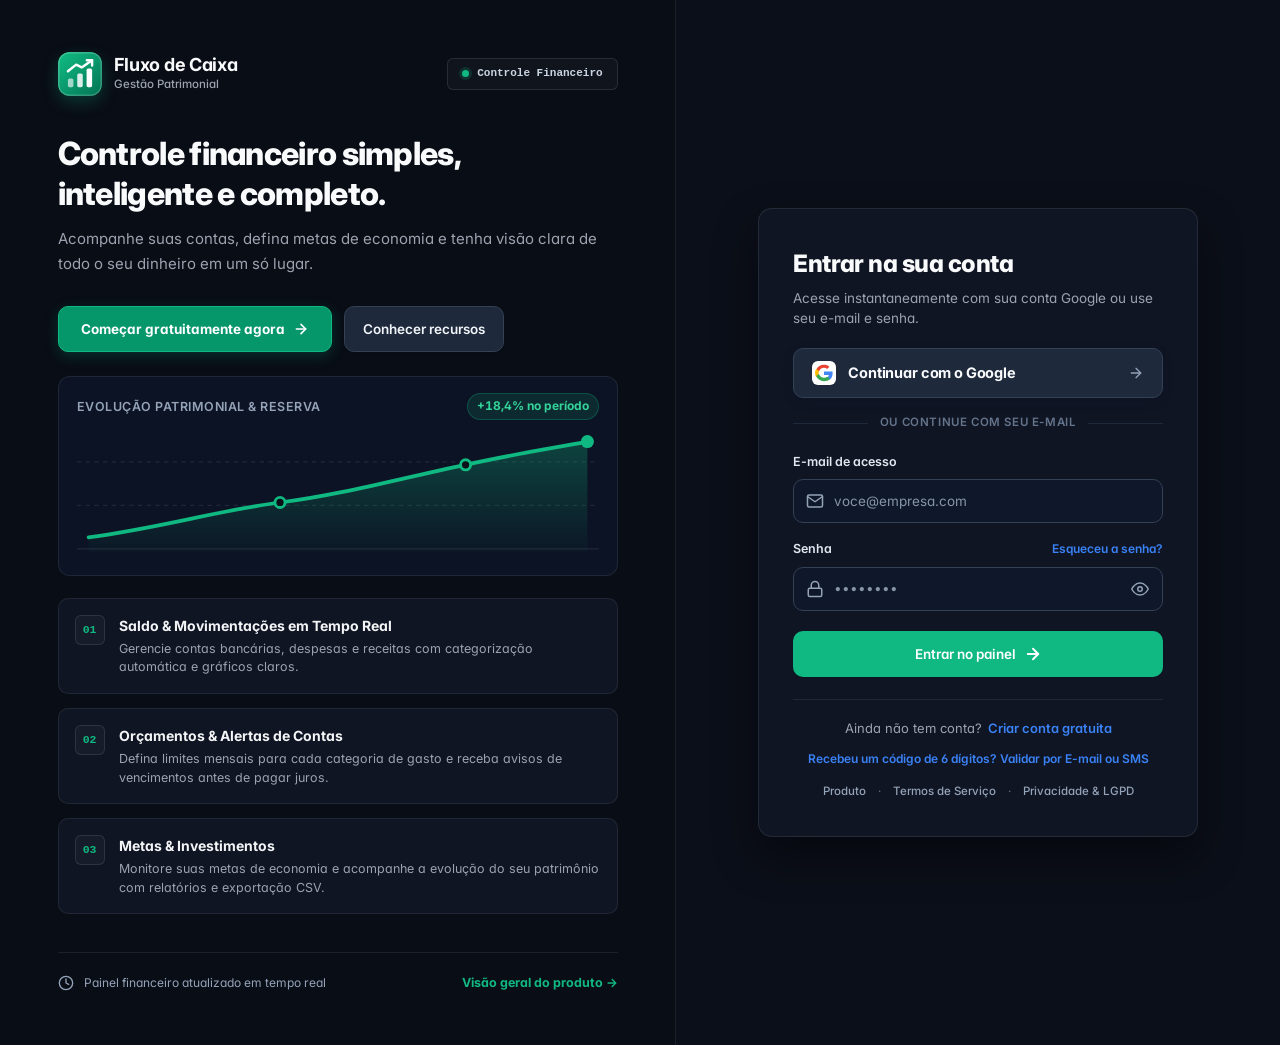
<file: frontend/login.html>
<!DOCTYPE html>
<html lang="pt-BR">
<head>
    <meta charset="UTF-8">
    <meta name="viewport" content="width=device-width, initial-scale=1.0">
    <meta
        name="description"
        content="Acesse sua conta do Fluxo de Caixa. Engenharia financeira com precisão contábil, login social Google e verificação 2FA por E-mail ou SMS."
    >
    <title>Fluxo de Caixa | Entrar</title>
    <link rel="icon" href="assets/logo.svg" type="image/svg+xml">
    <link rel="stylesheet" href="css/style.css?v=25">
    <script src="js/api.js?v=25" defer></script>
    <script src="js/legal.js?v=25" defer></script>
    <script src="js/login.js?v=25" defer></script>
</head>
<body class="login-page">
    <div class="login-split-layout">
        <!-- Coluna Esquerda: Posicionamento de Produto & Arquitetura Financeira -->
        <aside class="login-hero" aria-label="Apresentação da plataforma">
            <div class="login-hero-overlay"></div>
            <div class="login-hero-content">
                <header class="login-hero-header">
                    <a href="inicio.html" class="brand hero-brand" title="Conhecer a página inicial do Fluxo de Caixa">
                        <span class="brand-logo" aria-hidden="true">
                            <svg xmlns="http://www.w3.org/2000/svg" viewBox="0 0 40 40" role="img" aria-label="Fluxo de Caixa">
                                <defs>
                                    <linearGradient id="fc_logo_login_hero" x1="2" y1="2" x2="38" y2="38" gradientUnits="userSpaceOnUse">
                                        <stop offset="0" stop-color="#10B981"/>
                                        <stop offset="1" stop-color="#047857"/>
                                    </linearGradient>
                                </defs>
                                <rect width="40" height="40" rx="10" fill="url(#fc_logo_login_hero)"/>
                                <rect x="0.75" y="0.75" width="38.5" height="38.5" rx="9.25" fill="none" stroke="#FFFFFF" stroke-opacity="0.22" stroke-width="1.2"/>
                                <rect x="9" y="24" width="5" height="8" rx="1.5" fill="#ffffff" fill-opacity="0.62"/>
                                <rect x="17.5" y="19.5" width="5" height="12.5" rx="1.5" fill="#ffffff" fill-opacity="0.85"/>
                                <rect x="26" y="15" width="5" height="17" rx="1.5" fill="#ffffff"/>
                                <path d="M9 17.5 L16.5 11.5 L21.5 14 L31 7.5" fill="none" stroke="#ffffff" stroke-width="2.2" stroke-linecap="round" stroke-linejoin="round"/>
                                <path d="M26.2 7.5 H31 V12.3" fill="none" stroke="#ffffff" stroke-width="2.2" stroke-linecap="round" stroke-linejoin="round"/>
                            </svg>
                        </span>
                        <div>
                            <span class="brand-title">Fluxo de Caixa</span>
                            <span class="brand-subtitle">Gestão Patrimonial</span>
                        </div>
                    </a>
                    <div class="hero-badge">
                        <span class="status-dot" aria-hidden="true"></span>
                        <span>Controle Financeiro</span>
                    </div>
                </header>

                <div class="login-hero-body">
                    <h1 class="hero-headline">
                        Controle financeiro simples, inteligente e completo.
                    </h1>
                    <p class="hero-description">
                        Acompanhe suas contas, defina metas de economia e tenha visão clara de todo o seu dinheiro em um só lugar.
                    </p>

                    <div class="hero-cta-row">
                        <a href="cadastro.html" class="button-primary hero-cta-btn" id="hero-cta-register">
                            <span>Começar gratuitamente agora</span>
                            <svg width="16" height="16" viewBox="0 0 24 24" fill="none" stroke="currentColor" stroke-width="2.4" stroke-linecap="round" stroke-linejoin="round" aria-hidden="true">
                                <line x1="5" y1="12" x2="19" y2="12"></line>
                                <polyline points="12 5 19 12 12 19"></polyline>
                            </svg>
                        </a>
                        <a href="inicio.html" class="button-secondary hero-secondary-btn">
                            Conhecer recursos
                        </a>
                    </div>

                    <!-- Ilustração / Gráfico Vetorial de Crescimento e Segurança Patrimonial -->
                    <div class="hero-growth-chart-card" aria-hidden="true">
                        <div class="hero-chart-header">
                            <span class="hero-chart-label">Evolução Patrimonial &amp; Reserva</span>
                            <span class="hero-chart-badge">+18,4% no período</span>
                        </div>
                        <svg class="hero-growth-svg" viewBox="0 0 360 92" width="100%" height="92" fill="none" xmlns="http://www.w3.org/2000/svg">
                            <defs>
                                <linearGradient id="heroAreaGrad" x1="0" y1="0" x2="0" y2="92" gradientUnits="userSpaceOnUse">
                                    <stop offset="0%" stop-color="#10B981" stop-opacity="0.32"/>
                                    <stop offset="100%" stop-color="#10B981" stop-opacity="0.0"/>
                                </linearGradient>
                            </defs>
                            <line x1="0" y1="22" x2="360" y2="22" stroke="rgba(148,163,184,0.14)" stroke-dasharray="3 3"/>
                            <line x1="0" y1="52" x2="360" y2="52" stroke="rgba(148,163,184,0.14)" stroke-dasharray="3 3"/>
                            <line x1="0" y1="82" x2="360" y2="82" stroke="rgba(148,163,184,0.14)"/>
                            <path d="M8 74 C55 68, 95 56, 140 50 C185 44, 220 34, 268 24 C304 16, 332 12, 352 8 L352 84 L8 84 Z" fill="url(#heroAreaGrad)"/>
                            <path d="M8 74 C55 68, 95 56, 140 50 C185 44, 220 34, 268 24 C304 16, 332 12, 352 8" stroke="#10B981" stroke-width="2.6" stroke-linecap="round"/>
                            <circle cx="140" cy="50" r="3.5" fill="#0B0F19" stroke="#10B981" stroke-width="2"/>
                            <circle cx="268" cy="24" r="3.5" fill="#0B0F19" stroke="#10B981" stroke-width="2"/>
                            <circle cx="352" cy="8" r="4.5" fill="#10B981"/>
                        </svg>
                    </div>

                    <div class="hero-highlights">
                        <div class="hero-highlight-card">
                            <span class="hero-step-index">01</span>
                            <div>
                                <h3>Saldo &amp; Movimentações em Tempo Real</h3>
                                <p>Gerencie contas bancárias, despesas e receitas com categorização automática e gráficos claros.</p>
                            </div>
                        </div>

                        <div class="hero-highlight-card">
                            <span class="hero-step-index">02</span>
                            <div>
                                <h3>Orçamentos &amp; Alertas de Contas</h3>
                                <p>Defina limites mensais para cada categoria de gasto e receba avisos de vencimentos antes de pagar juros.</p>
                            </div>
                        </div>

                        <div class="hero-highlight-card">
                            <span class="hero-step-index">03</span>
                            <div>
                                <h3>Metas &amp; Investimentos</h3>
                                <p>Monitore suas metas de economia e acompanhe a evolução do seu patrimônio com relatórios e exportação CSV.</p>
                            </div>
                        </div>
                    </div>
                </div>

                <footer class="login-hero-footer">
                    <div class="security-indicator">
                        <svg width="16" height="16" viewBox="0 0 24 24" fill="none" stroke="currentColor" stroke-width="2" stroke-linecap="round" stroke-linejoin="round" aria-hidden="true">
                            <circle cx="12" cy="12" r="10"></circle>
                            <polyline points="12 6 12 12 16 14"></polyline>
                        </svg>
                        <span>Painel financeiro atualizado em tempo real</span>
                    </div>
                    <a href="inicio.html" class="text-link">Visão geral do produto &rarr;</a>
                </footer>
            </div>
        </aside>

        <!-- Coluna Direita: Formulário de Acesso -->
        <main class="login-form-side">
            <div class="login-card" role="region" aria-labelledby="login-title">
                <div class="login-card-header">
                    <a href="inicio.html" class="brand mobile-brand">
                        <span class="brand-logo" aria-hidden="true">
                            <svg xmlns="http://www.w3.org/2000/svg" viewBox="0 0 40 40" role="img" aria-label="Fluxo de Caixa">
                                <defs>
                                    <linearGradient id="fc_logo_login_mobile" x1="2" y1="2" x2="38" y2="38" gradientUnits="userSpaceOnUse">
                                        <stop offset="0" stop-color="#10B981"/>
                                        <stop offset="1" stop-color="#047857"/>
                                    </linearGradient>
                                </defs>
                                <rect width="40" height="40" rx="10" fill="url(#fc_logo_login_mobile)"/>
                                <rect x="0.75" y="0.75" width="38.5" height="38.5" rx="9.25" fill="none" stroke="#FFFFFF" stroke-opacity="0.22" stroke-width="1.2"/>
                                <rect x="9" y="24" width="5" height="8" rx="1.5" fill="#ffffff" fill-opacity="0.62"/>
                                <rect x="17.5" y="19.5" width="5" height="12.5" rx="1.5" fill="#ffffff" fill-opacity="0.85"/>
                                <rect x="26" y="15" width="5" height="17" rx="1.5" fill="#ffffff"/>
                                <path d="M9 17.5 L16.5 11.5 L21.5 14 L31 7.5" fill="none" stroke="#ffffff" stroke-width="2.2" stroke-linecap="round" stroke-linejoin="round"/>
                                <path d="M26.2 7.5 H31 V12.3" fill="none" stroke="#ffffff" stroke-width="2.2" stroke-linecap="round" stroke-linejoin="round"/>
                            </svg>
                        </span>
                        <div>
                            <span class="brand-title">Fluxo de Caixa</span>
                            <span class="brand-subtitle">Engenharia Financeira</span>
                        </div>
                    </a>
                    <h2 id="login-title">Entrar na sua conta</h2>
                    <p class="login-description">
                        Acesse instantaneamente com sua conta Google ou use seu e-mail e senha.
                    </p>
                </div>

                <!-- Elemento Principal de Conversão: Login Social com Google (OAuth 2.0) -->
                <div class="oauth-section">
                    <div id="google-gsi-button" class="google-gsi-container" hidden></div>
                    <button type="button" id="google-oauth-btn" class="btn-google-oauth">
                        <span class="google-icon-badge" aria-hidden="true">
                            <svg width="18" height="18" viewBox="0 0 24 24">
                                <path fill="#EA4335" d="M12 5c1.6 0 3 .6 4.1 1.7l3.1-3.1C17.3 1.8 14.8 1 12 1 7.4 1 3.5 3.6 1.6 7.4l3.7 2.8C6.2 7.2 8.9 5 12 5z"/>
                                <path fill="#4285F4" d="M23.5 12.3c0-.8-.1-1.6-.2-2.3H12v4.5h6.5c-.3 1.5-1.1 2.8-2.4 3.6l3.7 2.9c2.2-2 3.7-5 3.7-8.7z"/>
                                <path fill="#FBBC05" d="M5.3 14.8c-.2-.8-.4-1.8-.4-2.8s.2-2 .4-2.8L1.6 6.4C.6 8.3 0 10.1 0 12s.6 3.7 1.6 5.6l3.7-2.8z"/>
                                <path fill="#34A853" d="M12 23c3.2 0 6-1.1 8-3l-3.7-2.9c-1.1.7-2.5 1.2-4.3 1.2-3.1 0-5.8-2.1-6.7-5l-3.7 2.8C3.5 20.4 7.4 23 12 23z"/>
                            </svg>
                        </span>
                        <span class="btn-google-label">Continuar com o Google</span>
                        <svg class="btn-google-arrow" width="16" height="16" viewBox="0 0 24 24" fill="none" stroke="currentColor" stroke-width="2" stroke-linecap="round" stroke-linejoin="round" aria-hidden="true">
                            <line x1="5" y1="12" x2="19" y2="12"></line>
                            <polyline points="12 5 19 12 12 19"></polyline>
                        </svg>
                    </button>
                    <div class="auth-divider"><span>ou continue com seu e-mail</span></div>
                </div>

                <form id="login-form" class="login-form" novalidate>
                    <div class="form-field">
                        <label for="email">E-mail de acesso</label>
                        <div class="input-icon-wrapper">
                            <svg class="field-icon" viewBox="0 0 24 24" fill="none" stroke="currentColor" stroke-width="2" stroke-linecap="round" stroke-linejoin="round" aria-hidden="true">
                                <path d="M4 4h16c1.1 0 2 .9 2 2v12c0 1.1-.9 2-2 2H4c-1.1 0-2-.9-2-2V6c0-1.1.9-2 2-2z"></path>
                                <polyline points="22,6 12,13 2,6"></polyline>
                            </svg>
                            <input
                                id="email"
                                name="username"
                                type="email"
                                autocomplete="username"
                                placeholder="voce@empresa.com"
                                required
                            >
                        </div>
                        <small class="field-error" id="login-email-error" role="alert" hidden></small>
                    </div>

                    <div class="form-field">
                        <div class="field-label-row">
                            <label for="senha">Senha</label>
                            <button
                                type="button"
                                id="forgot-password-trigger"
                                class="forgot-password-link"
                            >
                                Esqueceu a senha?
                            </button>
                        </div>
                        <div class="password-input-wrapper">
                            <svg class="field-icon" viewBox="0 0 24 24" fill="none" stroke="currentColor" stroke-width="2" stroke-linecap="round" stroke-linejoin="round" aria-hidden="true">
                                <rect x="3" y="11" width="18" height="11" rx="2" ry="2"></rect>
                                <path d="M7 11V7a5 5 0 0 1 10 0v4"></path>
                            </svg>
                            <input
                                id="senha"
                                name="password"
                                type="password"
                                autocomplete="current-password"
                                placeholder="••••••••"
                                required
                            >
                            <button
                                type="button"
                                class="password-toggle-btn"
                                data-toggle-password="senha"
                                aria-label="Mostrar senha"
                                aria-pressed="false"
                                title="Mostrar ou ocultar senha"
                            >
                                <svg class="icon-eye icon-eye-open" viewBox="0 0 24 24" fill="none" stroke="currentColor" stroke-width="2" stroke-linecap="round" stroke-linejoin="round" aria-hidden="true">
                                    <path d="M1 12s4-8 11-8 11 8 11 8-4 8-11 8-11-8-11-8z"></path>
                                    <circle cx="12" cy="12" r="3"></circle>
                                </svg>
                                <svg class="icon-eye icon-eye-closed" viewBox="0 0 24 24" fill="none" stroke="currentColor" stroke-width="2" stroke-linecap="round" stroke-linejoin="round" aria-hidden="true">
                                    <path d="M17.94 17.94A10.07 10.07 0 0 1 12 20c-7 0-11-8-11-8a18.45 18.45 0 0 1 5.06-5.94M9.9 4.24A9.12 9.12 0 0 1 12 4c7 0 11 8 11 8a18.5 18.5 0 0 1-2.16 3.19m-6.72-1.07a3 3 0 1 1-4.24-4.24"></path>
                                    <line x1="1" y1="1" x2="23" y2="23"></line>
                                </svg>
                            </button>
                        </div>
                    </div>

                    <p
                        id="login-message"
                        class="form-message"
                        role="status"
                        aria-live="polite"
                    ></p>

                    <button class="button-primary login-submit" type="submit">
                        <span>Entrar no painel</span>
                        <svg width="18" height="18" viewBox="0 0 24 24" fill="none" stroke="currentColor" stroke-width="2.5" stroke-linecap="round" stroke-linejoin="round" aria-hidden="true">
                            <line x1="5" y1="12" x2="19" y2="12"></line>
                            <polyline points="12 5 19 12 12 19"></polyline>
                        </svg>
                    </button>
                </form>

                <footer class="login-footer">
                    <span>Ainda não tem conta?</span>
                    <a href="cadastro.html" class="link-cadastro">Criar conta gratuita</a>
                </footer>

                <div class="login-verify-shortcut">
                    <button type="button" class="forgot-password-link" id="open-login-verify-trigger">
                        Recebeu um código de 6 dígitos? Validar por E-mail ou SMS
                    </button>
                </div>

                <nav class="auth-legal-bar" aria-label="Links institucionais e privacidade">
                    <a href="inicio.html">Produto</a>
                    <span>·</span>
                    <a href="termos.html" data-open-legal="termos">Termos de Serviço</a>
                    <span>·</span>
                    <a href="privacidade.html" data-open-legal="privacidade">Privacidade &amp; LGPD</a>
                </nav>
            </div>
        </main>
    </div>

    <!-- Modal Multi-Canal de Confirmação de Código 2FA/OTP (E-mail ou SMS) -->
    <dialog class="form-dialog" id="login-verify-dialog" aria-labelledby="login-verify-title">
        <form id="login-verify-form" class="dialog-form" novalidate>
            <div class="dialog-header">
                <div>
                    <h2 id="login-verify-title">Verificação em 2 etapas (OTP)</h2>
                    <p id="login-verify-subtitle">
                        Escolha se prefere receber seu token numérico de 6 dígitos por E-mail ou via SMS no seu telefone.
                    </p>
                </div>
                <button type="button" class="dialog-close" id="login-verify-close" aria-label="Fechar janela">&times;</button>
            </div>

            <div class="otp-contingency-banner" id="login-verify-contingency-banner" role="status" aria-live="polite" hidden>
                <div class="otp-contingency-text">
                    <strong>Código instantâneo disponível:</strong> use o token numérico abaixo para validar sua conta imediatamente:
                </div>
                <div class="otp-contingency-code-row">
                    <code class="otp-contingency-code" id="login-verify-contingency-code">000000</code>
                    <button type="button" class="button-secondary button-small" id="login-verify-fill-contingency">
                        Preencher token
                    </button>
                </div>
            </div>

            <div class="form-field">
                <label for="login-verify-email">Seu e-mail cadastrado</label>
                <input
                    id="login-verify-email"
                    type="email"
                    autocomplete="email"
                    placeholder="voce@exemplo.com"
                    required
                >
                <small class="field-error" id="login-verify-email-error" role="alert" hidden></small>
            </div>

            <div class="form-field verification-channel-group" role="radiogroup" aria-label="Canal de verificação 2FA">
                <label>Como prefere receber o token de 6 dígitos?</label>
                <div class="channel-selector-grid">
                    <label class="channel-option-card is-selected" for="login-channel-email">
                        <input type="radio" id="login-channel-email" name="login_canal_verificacao" value="email" checked>
                        <span class="channel-option-content">
                            <span class="channel-option-title">Via E-mail</span>
                            <span class="channel-option-desc">Entrega imediata na caixa de entrada</span>
                        </span>
                    </label>
                    <label class="channel-option-card" for="login-channel-phone">
                        <input type="radio" id="login-channel-phone" name="login_canal_verificacao" value="telefone">
                        <span class="channel-option-content">
                            <span class="channel-option-title">Via SMS (Telefone)</span>
                            <span class="channel-option-desc">Torpedo no número cadastrado</span>
                        </span>
                    </label>
                </div>
            </div>

            <div class="otp-quick-actions">
                <button type="button" class="button-secondary otp-resend-btn" id="login-verify-send-btn">
                    Enviar código
                </button>
                <button type="button" class="otp-switch-channel-btn" id="login-verify-switch-btn">
                    Prefere SMS? Enviar token para o meu Telefone
                </button>
            </div>

            <div class="form-field">
                <label for="login-verify-otp">Token de verificação (6 dígitos)</label>
                <input
                    id="login-verify-otp"
                    class="otp-code-input"
                    type="text"
                    inputmode="numeric"
                    autocomplete="one-time-code"
                    maxlength="6"
                    placeholder="000000"
                    required
                >
            </div>

            <p id="login-verify-message" class="form-message" role="status" aria-live="polite"></p>

            <div class="dialog-actions">
                <button type="button" class="button-secondary" id="login-verify-skip-btn">
                    Validar depois
                </button>
                <button type="submit" class="button-primary" id="login-verify-submit">
                    Confirmar token e entrar
                </button>
            </div>
        </form>
    </dialog>

    <!-- Modal de Redefinição de Senha via Token OTP (E-mail ou SMS) -->
    <dialog class="form-dialog" id="forgot-password-dialog" aria-labelledby="forgot-password-title">
        <form id="forgot-password-form" class="dialog-form" novalidate>
            <div class="dialog-header">
                <div>
                    <h2 id="forgot-password-title">Redefinir sua senha</h2>
                    <p>Enviaremos um código numérico de 6 dígitos por E-mail ou SMS para confirmar sua identidade.</p>
                </div>
                <button
                    type="button"
                    class="dialog-close"
                    id="forgot-password-close"
                    aria-label="Fechar janela"
                >&times;</button>
            </div>

            <div class="otp-contingency-banner" id="reset-contingency-banner" role="status" aria-live="polite" hidden>
                <div class="otp-contingency-text">
                    <strong>Código instantâneo disponível:</strong> utilize o token temporário abaixo para redefinir sua senha agora:
                </div>
                <div class="otp-contingency-code-row">
                    <code class="otp-contingency-code" id="reset-contingency-code">000000</code>
                    <button type="button" class="button-secondary button-small" id="reset-fill-contingency-btn">
                        Preencher token
                    </button>
                </div>
            </div>

            <div class="form-field verification-channel-group" role="radiogroup" aria-label="Canal de recuperação de senha">
                <label>Onde deseja receber o token de 6 dígitos?</label>
                <div class="channel-selector-grid">
                    <label class="channel-option-card is-selected" for="reset-channel-email">
                        <input
                            type="radio"
                            id="reset-channel-email"
                            name="reset_canal_verificacao"
                            value="email"
                            checked
                        >
                        <span class="channel-option-content">
                            <span class="channel-option-title">Receber por E-mail</span>
                            <span class="channel-option-desc">Envio para o endereço cadastrado</span>
                        </span>
                    </label>
                    <label class="channel-option-card" for="reset-channel-phone">
                        <input
                            type="radio"
                            id="reset-channel-phone"
                            name="reset_canal_verificacao"
                            value="telefone"
                        >
                        <span class="channel-option-content">
                            <span class="channel-option-title">Receber por SMS</span>
                            <span class="channel-option-desc">Envio para o telefone cadastrado</span>
                        </span>
                    </label>
                </div>
            </div>

            <div class="form-field">
                <label for="reset-email">E-mail da conta</label>
                <div class="otp-email-row">
                    <input
                        id="reset-email"
                        name="email"
                        type="email"
                        autocomplete="email"
                        placeholder="voce@exemplo.com"
                        required
                    >
                    <button
                        type="button"
                        class="button-secondary otp-send-btn"
                        id="send-otp-button"
                    >
                        Enviar código
                    </button>
                </div>
                <small class="field-error" id="reset-email-error" role="alert" hidden></small>
                <div class="otp-quick-actions otp-quick-actions-compact">
                    <span class="field-help" id="reset-destination-help">
                        Token descartável de 6 dígitos com validade de 15 minutos.
                    </span>
                    <button
                        type="button"
                        class="otp-switch-channel-btn"
                        id="reset-switch-channel-btn"
                    >
                        Prefere SMS? Enviar código para o meu Telefone
                    </button>
                </div>
            </div>

            <div class="form-field">
                <label for="reset-otp">Código de verificação (6 dígitos)</label>
                <input
                    id="reset-otp"
                    name="codigo_otp"
                    class="otp-code-input"
                    type="text"
                    inputmode="numeric"
                    autocomplete="one-time-code"
                    maxlength="6"
                    placeholder="000000"
                    required
                >
                <span class="field-help">
                    Digite os 6 números enviados para o canal selecionado acima.
                </span>
            </div>

            <div class="form-field">
                <label for="reset-password">Nova senha</label>
                <div class="password-input-wrapper">
                    <input
                        id="reset-password"
                        name="nova_senha"
                        type="password"
                        autocomplete="new-password"
                        minlength="8"
                        maxlength="100"
                        placeholder="Mínimo de 8 caracteres"
                        required
                    >
                    <button
                        type="button"
                        class="password-toggle-btn"
                        data-toggle-password="reset-password"
                        aria-label="Mostrar senha"
                        aria-pressed="false"
                        title="Mostrar ou ocultar senha"
                    >
                        <svg class="icon-eye icon-eye-open" viewBox="0 0 24 24" fill="none" stroke="currentColor" stroke-width="2" stroke-linecap="round" stroke-linejoin="round" aria-hidden="true">
                            <path d="M1 12s4-8 11-8 11 8 11 8-4 8-11 8-11-8-11-8z"></path>
                            <circle cx="12" cy="12" r="3"></circle>
                        </svg>
                        <svg class="icon-eye icon-eye-closed" viewBox="0 0 24 24" fill="none" stroke="currentColor" stroke-width="2" stroke-linecap="round" stroke-linejoin="round" aria-hidden="true">
                            <path d="M17.94 17.94A10.07 10.07 0 0 1 12 20c-7 0-11-8-11-8a18.45 18.45 0 0 1 5.06-5.94M9.9 4.24A9.12 9.12 0 0 1 12 4c7 0 11 8 11 8a18.5 18.5 0 0 1-2.16 3.19m-6.72-1.07a3 3 0 1 1-4.24-4.24"></path>
                            <line x1="1" y1="1" x2="23" y2="23"></line>
                        </svg>
                    </button>
                </div>
            </div>

            <div class="password-checklist" id="reset-password-checklist" aria-live="polite"></div>

            <div class="form-field">
                <label for="reset-password-confirm">Confirme a nova senha</label>
                <div class="password-input-wrapper">
                    <input
                        id="reset-password-confirm"
                        name="confirmar_nova_senha"
                        type="password"
                        autocomplete="new-password"
                        minlength="8"
                        maxlength="100"
                        placeholder="Repita a nova senha"
                        required
                    >
                    <button
                        type="button"
                        class="password-toggle-btn"
                        data-toggle-password="reset-password-confirm"
                        aria-label="Mostrar senha"
                        aria-pressed="false"
                        title="Mostrar ou ocultar senha"
                    >
                        <svg class="icon-eye icon-eye-open" viewBox="0 0 24 24" fill="none" stroke="currentColor" stroke-width="2" stroke-linecap="round" stroke-linejoin="round" aria-hidden="true">
                            <path d="M1 12s4-8 11-8 11 8 11 8-4 8-11 8-11-8-11-8z"></path>
                            <circle cx="12" cy="12" r="3"></circle>
                        </svg>
                        <svg class="icon-eye icon-eye-closed" viewBox="0 0 24 24" fill="none" stroke="currentColor" stroke-width="2" stroke-linecap="round" stroke-linejoin="round" aria-hidden="true">
                            <path d="M17.94 17.94A10.07 10.07 0 0 1 12 20c-7 0-11-8-11-8a18.45 18.45 0 0 1 5.06-5.94M9.9 4.24A9.12 9.12 0 0 1 12 4c7 0 11 8 11 8a18.5 18.5 0 0 1-2.16 3.19m-6.72-1.07a3 3 0 1 1-4.24-4.24"></path>
                            <line x1="1" y1="1" x2="23" y2="23"></line>
                        </svg>
                    </button>
                </div>
                <span class="field-help" id="reset-confirm-feedback"></span>
            </div>

            <p
                id="reset-message"
                class="form-message"
                role="status"
                aria-live="polite"
            ></p>

            <div class="dialog-actions">
                <button
                    type="button"
                    class="button-secondary"
                    id="forgot-password-cancel"
                >
                    Cancelar
                </button>
                <button
                    type="submit"
                    class="button-primary"
                    id="forgot-password-submit"
                >
                    Salvar nova senha
                </button>
            </div>
        </form>
    </dialog>
</body>
</html>
</file>
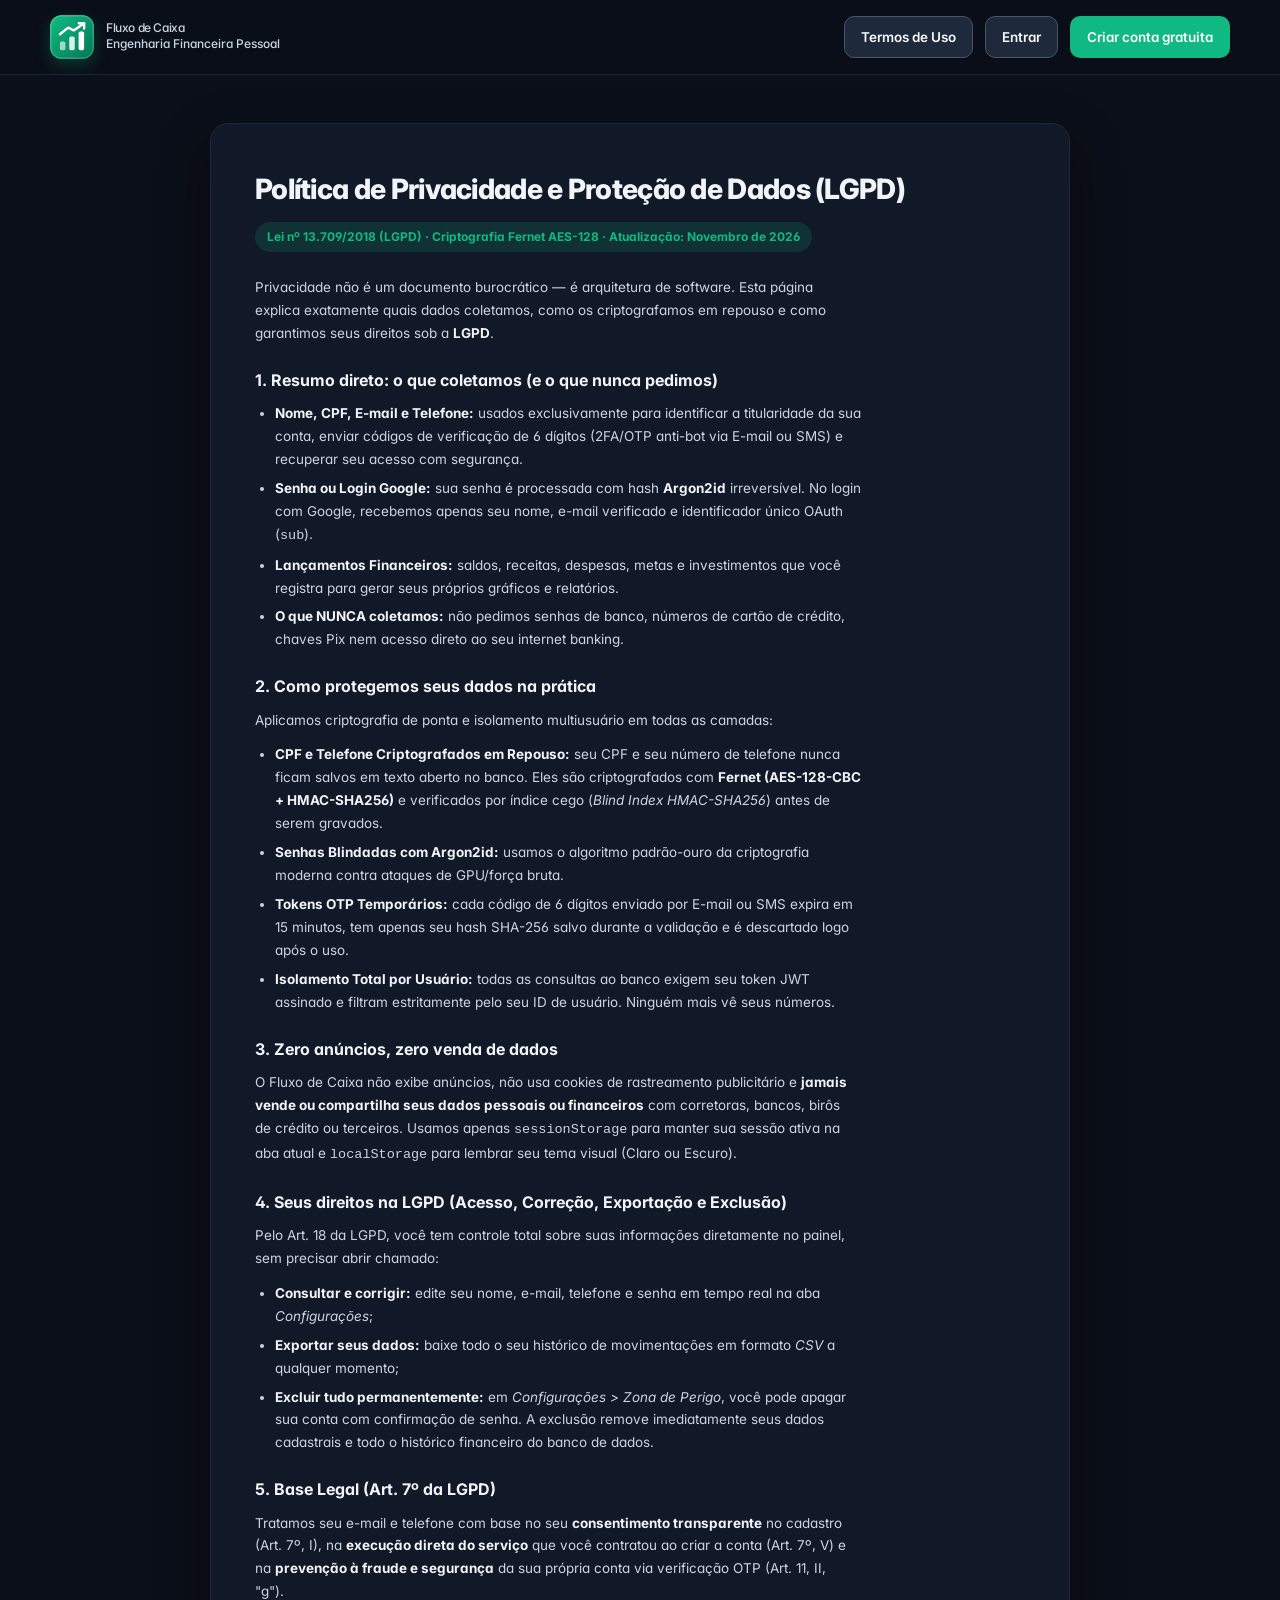
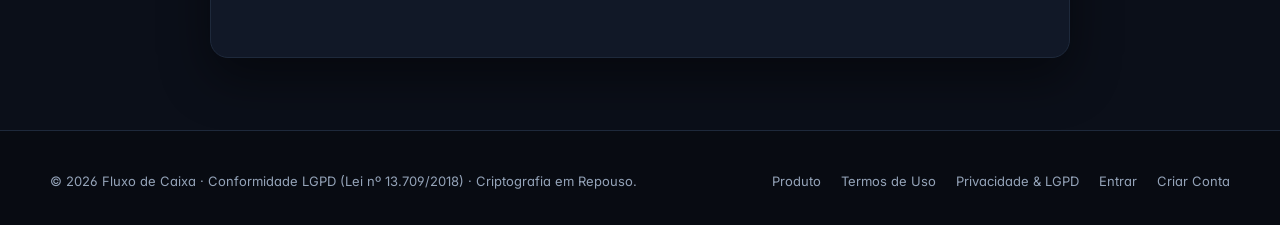
<file: frontend/privacidade.html>
<!DOCTYPE html>
<html lang="pt-BR">
<head>
    <meta charset="UTF-8">
    <meta name="viewport" content="width=device-width, initial-scale=1.0">
    <meta
        name="description"
        content="Política de Privacidade e proteção de dados sob a LGPD (Lei nº 13.709/2018) da plataforma Fluxo de Caixa."
    >
    <title>Privacidade &amp; LGPD | Fluxo de Caixa</title>
    <link rel="icon" href="assets/logo.svg" type="image/svg+xml">
    <link rel="stylesheet" href="css/style.css?v=25">
    <script src="js/legal.js?v=25" defer></script>
</head>
<body class="landing-page">
    <header class="landing-navbar">
        <div class="landing-container landing-navbar-inner">
            <a href="inicio.html" class="brand" aria-label="Página inicial do Fluxo de Caixa">
                <span class="brand-logo" aria-hidden="true">
                    <svg xmlns="http://www.w3.org/2000/svg" viewBox="0 0 40 40" role="img" aria-label="Fluxo de Caixa">
                        <defs>
                            <linearGradient id="fc_logo_privacidade" x1="2" y1="2" x2="38" y2="38" gradientUnits="userSpaceOnUse">
                                <stop offset="0" stop-color="#10B981"/>
                                <stop offset="1" stop-color="#047857"/>
                            </linearGradient>
                        </defs>
                        <rect width="40" height="40" rx="10" fill="url(#fc_logo_privacidade)"/>
                        <rect x="0.75" y="0.75" width="38.5" height="38.5" rx="9.25" fill="none" stroke="#FFFFFF" stroke-opacity="0.22" stroke-width="1.2"/>
                        <rect x="9" y="24" width="5" height="8" rx="1.5" fill="#ffffff" fill-opacity="0.62"/>
                        <rect x="17.5" y="19.5" width="5" height="12.5" rx="1.5" fill="#ffffff" fill-opacity="0.85"/>
                        <rect x="26" y="15" width="5" height="17" rx="1.5" fill="#ffffff"/>
                        <path d="M9 17.5 L16.5 11.5 L21.5 14 L31 7.5" fill="none" stroke="#ffffff" stroke-width="2.2" stroke-linecap="round" stroke-linejoin="round"/>
                        <path d="M26.2 7.5 H31 V12.3" fill="none" stroke="#ffffff" stroke-width="2.2" stroke-linecap="round" stroke-linejoin="round"/>
                    </svg>
                </span>
                <div>
                    <span class="brand-title">Fluxo de Caixa</span>
                    <span class="brand-subtitle">Engenharia Financeira Pessoal</span>
                </div>
            </a>

            <div class="landing-nav-actions">
                <a href="termos.html" class="button-secondary">Termos de Uso</a>
                <a href="login.html" class="button-secondary">Entrar</a>
                <a href="cadastro.html" class="button-primary">Criar conta gratuita</a>
            </div>
        </div>
    </header>

    <main class="landing-container legal-page-shell">
        <section class="legal-document-card" id="standalone-privacidade-content" aria-live="polite">
            <article class="legal-prose">
                <h1>Política de Privacidade e Proteção de Dados (LGPD)</h1>
                <p>Habilite o JavaScript ou acesse pela tela de cadastro para visualizar a nossa Política de Privacidade completa.</p>
            </article>
        </section>
    </main>

    <footer class="landing-footer">
        <div class="landing-container landing-footer-inner">
            <p>&copy; 2026 Fluxo de Caixa · Conformidade LGPD (Lei nº 13.709/2018) · Criptografia em Repouso.</p>
            <nav class="landing-footer-links" aria-label="Links institucionais">
                <a href="inicio.html">Produto</a>
                <a href="termos.html">Termos de Uso</a>
                <a href="privacidade.html">Privacidade &amp; LGPD</a>
                <a href="login.html">Entrar</a>
                <a href="cadastro.html">Criar Conta</a>
            </nav>
        </div>
    </footer>
</body>
</html>
</file>
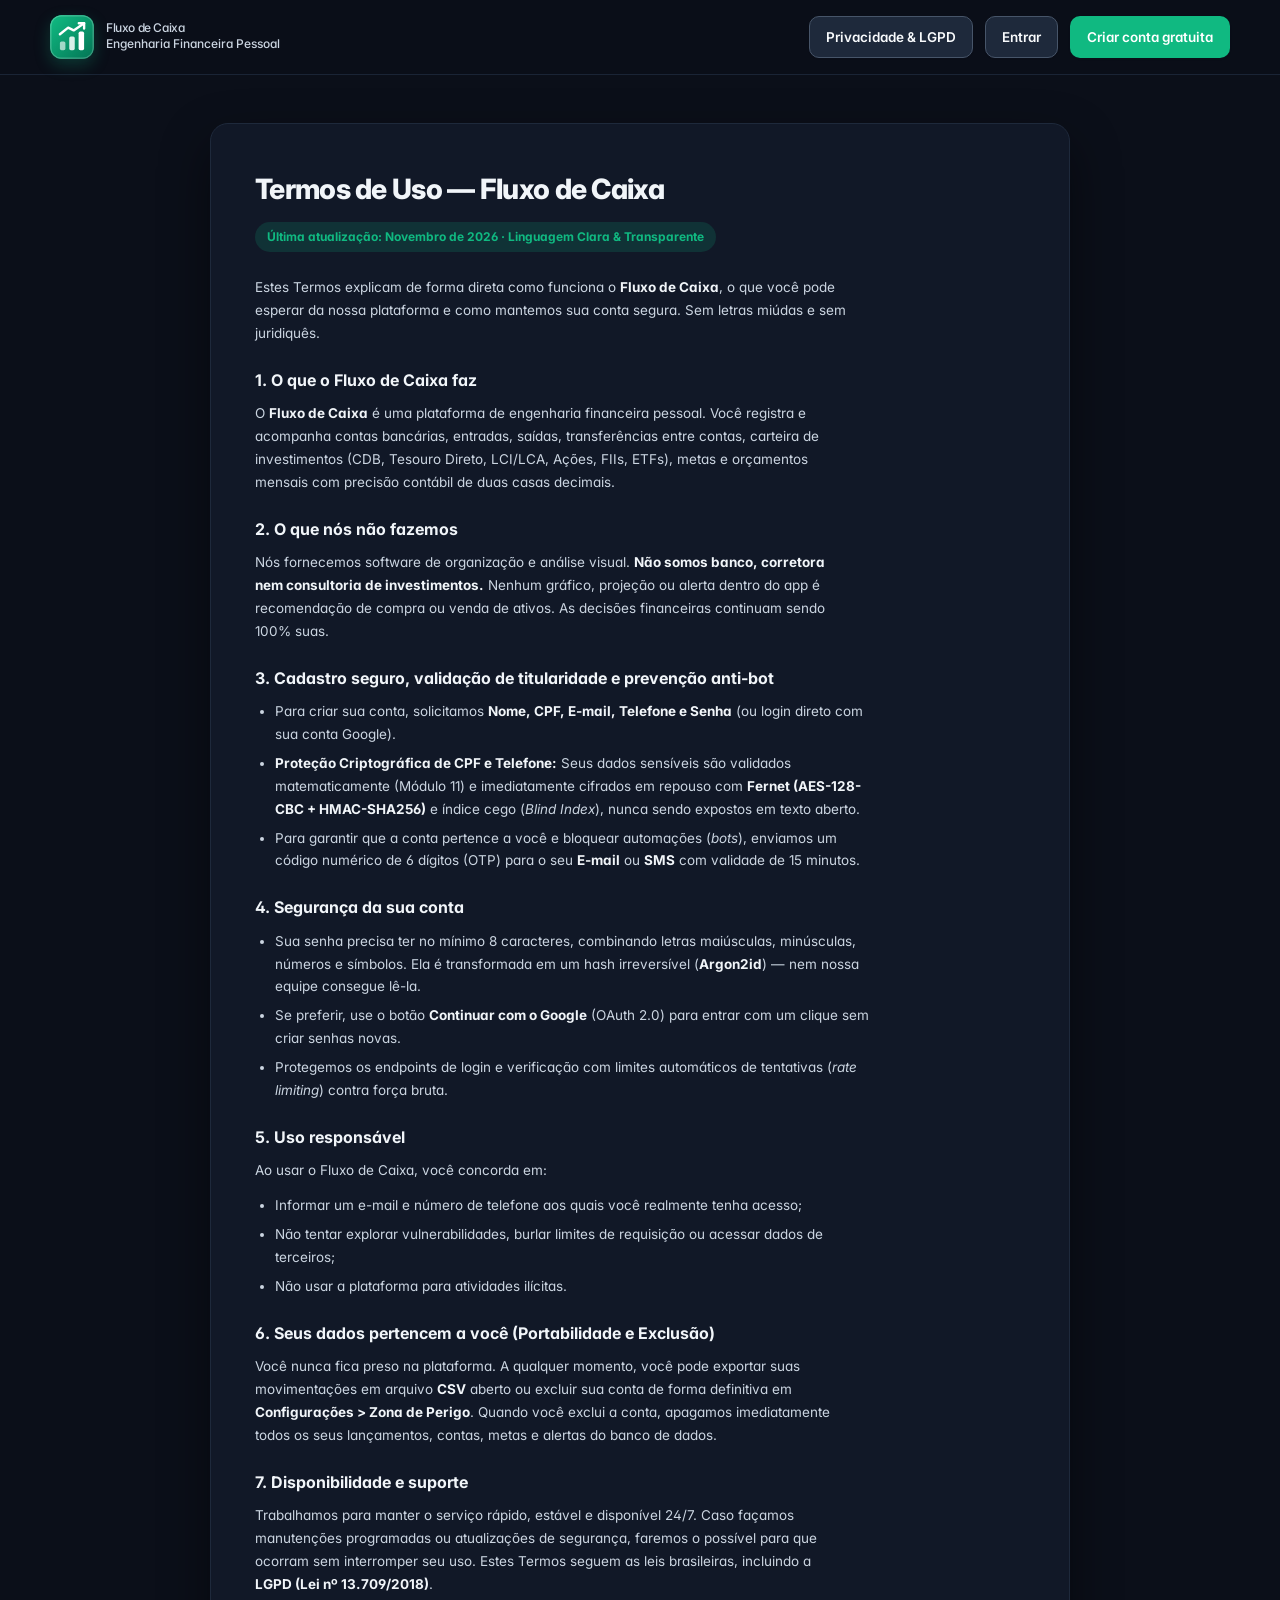
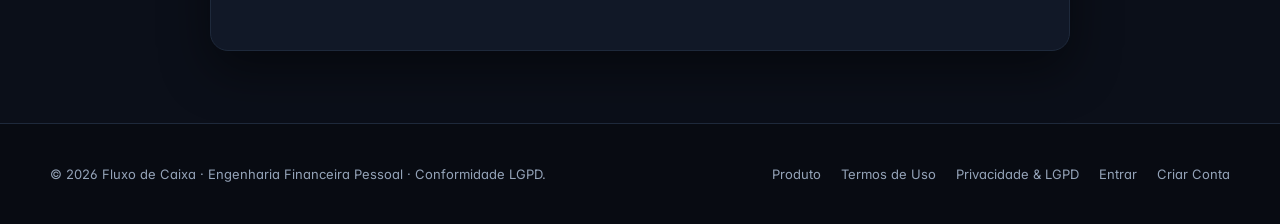
<file: frontend/termos.html>
<!DOCTYPE html>
<html lang="pt-BR">
<head>
    <meta charset="UTF-8">
    <meta name="viewport" content="width=device-width, initial-scale=1.0">
    <meta
        name="description"
        content="Termos de Uso transparentes e em linguagem humana da plataforma Fluxo de Caixa."
    >
    <title>Termos de Uso | Fluxo de Caixa</title>
    <link rel="icon" href="assets/logo.svg" type="image/svg+xml">
    <link rel="stylesheet" href="css/style.css?v=25">
    <script src="js/legal.js?v=25" defer></script>
</head>
<body class="landing-page">
    <header class="landing-navbar">
        <div class="landing-container landing-navbar-inner">
            <a href="inicio.html" class="brand" aria-label="Página inicial do Fluxo de Caixa">
                <span class="brand-logo" aria-hidden="true">
                    <svg xmlns="http://www.w3.org/2000/svg" viewBox="0 0 40 40" role="img" aria-label="Fluxo de Caixa">
                        <defs>
                            <linearGradient id="fc_logo_termos" x1="2" y1="2" x2="38" y2="38" gradientUnits="userSpaceOnUse">
                                <stop offset="0" stop-color="#10B981"/>
                                <stop offset="1" stop-color="#047857"/>
                            </linearGradient>
                        </defs>
                        <rect width="40" height="40" rx="10" fill="url(#fc_logo_termos)"/>
                        <rect x="0.75" y="0.75" width="38.5" height="38.5" rx="9.25" fill="none" stroke="#FFFFFF" stroke-opacity="0.22" stroke-width="1.2"/>
                        <rect x="9" y="24" width="5" height="8" rx="1.5" fill="#ffffff" fill-opacity="0.62"/>
                        <rect x="17.5" y="19.5" width="5" height="12.5" rx="1.5" fill="#ffffff" fill-opacity="0.85"/>
                        <rect x="26" y="15" width="5" height="17" rx="1.5" fill="#ffffff"/>
                        <path d="M9 17.5 L16.5 11.5 L21.5 14 L31 7.5" fill="none" stroke="#ffffff" stroke-width="2.2" stroke-linecap="round" stroke-linejoin="round"/>
                        <path d="M26.2 7.5 H31 V12.3" fill="none" stroke="#ffffff" stroke-width="2.2" stroke-linecap="round" stroke-linejoin="round"/>
                    </svg>
                </span>
                <div>
                    <span class="brand-title">Fluxo de Caixa</span>
                    <span class="brand-subtitle">Engenharia Financeira Pessoal</span>
                </div>
            </a>

            <div class="landing-nav-actions">
                <a href="privacidade.html" class="button-secondary">Privacidade &amp; LGPD</a>
                <a href="login.html" class="button-secondary">Entrar</a>
                <a href="cadastro.html" class="button-primary">Criar conta gratuita</a>
            </div>
        </div>
    </header>

    <main class="landing-container legal-page-shell">
        <section class="legal-document-card" id="standalone-termos-content" aria-live="polite">
            <article class="legal-prose">
                <h1>Termos de Uso — Fluxo de Caixa</h1>
                <p>Habilite o JavaScript ou acesse pela tela de cadastro para visualizar a versão interativa dos nossos Termos de Uso.</p>
            </article>
        </section>
    </main>

    <footer class="landing-footer">
        <div class="landing-container landing-footer-inner">
            <p>&copy; 2026 Fluxo de Caixa · Engenharia Financeira Pessoal · Conformidade LGPD.</p>
            <nav class="landing-footer-links" aria-label="Links institucionais">
                <a href="inicio.html">Produto</a>
                <a href="termos.html">Termos de Uso</a>
                <a href="privacidade.html">Privacidade &amp; LGPD</a>
                <a href="login.html">Entrar</a>
                <a href="cadastro.html">Criar Conta</a>
            </nav>
        </div>
    </footer>
</body>
</html>
</file>
<file: frontend/css/style.css>
@import url("https://fonts.googleapis.com/css2?family=Inter:wght@400;500;600;700;800&display=swap");

/* ========================================
   FLUXO DE CAIXA
   Sistema de Design Institucional (Claro, Escuro, Auth, Landing & LGPD)
======================================== */

/* 1. Variáveis semânticas de cores, tipografia, superfícies e botões (Tema Claro — WCAG AA+) */
:root,
html[data-theme="light"],
body.light-theme {
    color-scheme: light;

    /* Identidade Institucional Esmeralda */
    --color-primary: #10b981;
    --color-primary-dark: #059669;
    --color-primary-text: #047857;
    --color-primary-light: #ecfdf5;

    --color-blue: #2563eb;
    --color-blue-dark: #1e40af;
    --color-blue-light: rgba(37, 99, 235, 0.1);

    /* Superfícies do Tema Claro */
    --bg-main: #f8fafc;
    --bg-app: #f8fafc;
    --bg-card: #ffffff;
    --bg-surface: #ffffff;
    --bg-input: #ffffff;
    --border-subtle: #e2e8f0;
    --border-input: #94a3b8;

    --color-background: #f8fafc;
    --color-surface: #ffffff;
    --color-surface-subtle: #f1f5f9;
    --color-surface-hover: #e2e8f0;
    --color-input-bg: #ffffff;
    --color-input-focus-bg: #ffffff;
    --color-input-border: #94a3b8;

    /* Tipografia de Alto Contraste no Tema Claro */
    --text-primary: #0f172a;
    --text-secondary: #475569;
    --color-text: #0f172a;
    --color-label: #1e293b;
    --color-text-secondary: #475569;
    --color-text-muted: #475569;

    /* Bordas nítidas */
    --color-border: #e2e8f0;
    --color-border-strong: #94a3b8;
    --color-border-focus: #10b981;

    /* Hierarquia Estrita de Botões no Tema Claro (Verde Institucional com TEXTO ESCURO) */
    --btn-primary-bg: #10b981;
    --btn-primary-institutional: #059669;
    --btn-primary-hover: #059669;
    --btn-primary-text: #0b0f19;
    --btn-primary-weight: 700;

    --btn-secondary-bg: #ffffff;
    --btn-secondary-hover: #f1f5f9;
    --btn-secondary-border: #cbd5e1;
    --btn-secondary-text: #0f172a;

    --btn-logout-bg: #dc2626;
    --btn-logout-hover: #991b1b;
    --btn-logout-border: #b91c1c;
    --btn-logout-text: #ffffff;

    --color-income: #047857;
    --color-expense: #be123c;
    --color-field-error: #dc2626;

    --font-sans: "Inter", system-ui, -apple-system, "Segoe UI", Roboto, Arial, sans-serif;

    --sidebar-width: 264px;
    --radius-sm: 6px;
    --radius-md: 10px;
    --radius-card: 14px;
    --radius-lg: 18px;

    --shadow-card: 0 1px 3px rgba(15, 23, 42, 0.06), 0 6px 18px rgba(15, 23, 42, 0.04);
    --shadow-card-hover: 0 8px 24px rgba(15, 23, 42, 0.09);
    --shadow-elevated: 0 20px 48px rgba(15, 23, 42, 0.18);
}

/* Tema Escuro (Dark Mode) & Superfícies Institucionais de Autenticação/Landing */
html[data-theme="dark"],
body.dark-theme,
body.login-page,
body.landing-page,
body.google-auth-page {
    color-scheme: dark;

    --color-primary: #10b981;
    --color-primary-dark: #059669;
    --color-primary-text: #34d399;
    --color-primary-light: rgba(16, 185, 129, 0.16);

    --color-blue: #3b82f6;
    --color-blue-dark: #1d4ed8;
    --color-blue-light: rgba(59, 130, 246, 0.16);

    /* Superfícies do Tema Escuro (#0F172A, #1E293B, #334155) */
    --bg-main: #0b0f19;
    --bg-app: #0f172a;
    --bg-card: #1e293b;
    --bg-surface: #1e293b;
    --bg-input: #0f172a;
    --border-subtle: #334155;
    --border-input: #334155;

    --color-background: #0f172a;
    --color-surface: #1e293b;
    --color-surface-subtle: #0f172a;
    --color-surface-hover: #334155;
    --color-input-bg: #0f172a;
    --color-input-focus-bg: #1e293b;
    --color-input-border: #334155;

    /* Tipografia de Alto Contraste no Tema Escuro */
    --text-primary: #f1f5f9;
    --text-secondary: #cbd5e1;
    --color-text: #f1f5f9;
    --color-label: #e2e8f0;
    --color-text-secondary: #cbd5e1;
    --color-text-muted: #94a3b8;

    /* Bordas visíveis */
    --color-border: #334155;
    --color-border-strong: #475569;
    --color-border-focus: #10b981;

    /* Hierarquia Estrita de Botões no Tema Escuro (Verde Esmeralda com TEXTO BRANCO) */
    --btn-primary-bg: #10b981;
    --btn-primary-hover: #059669;
    --btn-primary-text: #ffffff;
    --btn-primary-weight: 600;

    --btn-secondary-bg: #1e293b;
    --btn-secondary-hover: #334155;
    --btn-secondary-border: #475569;
    --btn-secondary-text: #f8fafc;

    --btn-logout-bg: #ef4444;
    --btn-logout-hover: #dc2626;
    --btn-logout-border: #dc2626;
    --btn-logout-text: #ffffff;

    --color-income: #34d399;
    --color-expense: #fb7185;
    --color-field-error: #fda4af;

    --shadow-card: 0 8px 26px rgba(0, 0, 0, 0.38);
    --shadow-card-hover: 0 14px 34px rgba(0, 0, 0, 0.5);
    --shadow-elevated: 0 24px 64px rgba(0, 0, 0, 0.68);
}

/* 2. Reset e configurações tipográficas globais */
* {
    margin: 0;
    padding: 0;
    box-sizing: border-box;
}

html {
    scroll-behavior: smooth;
    max-width: 100vw;
    overflow-x: hidden;
    -webkit-text-size-adjust: 100%;
}

body {
    min-height: 100vh;
    max-width: 100vw;
    overflow-x: hidden;
    background: var(--color-background);
    color: var(--color-text);
    font-family: var(--font-sans);
    font-size: 14px;
    line-height: 1.55;
    font-feature-settings: "cv02", "cv03", "cv04", "cv11";
    -webkit-font-smoothing: antialiased;
    -moz-osx-font-smoothing: grayscale;
}

html.modal-open,
body.modal-open {
    overflow: hidden !important;
}

button,
input,
select,
textarea {
    font: inherit;
}

button,
a {
    -webkit-tap-highlight-color: transparent;
}

button:focus-visible,
a:focus-visible {
    outline: 3px solid rgba(16, 185, 129, 0.35);
    outline-offset: 2px;
}

a {
    color: inherit;
    text-decoration: none;
}

button {
    cursor: pointer;
}

/* 3. Estrutura geral da SPA */
.app {
    min-height: 100vh;
    max-width: 100vw;
    overflow-x: hidden;
}

.sidebar {
    position: fixed;
    top: 0;
    left: 0;
    bottom: 0;
    z-index: 10;

    display: flex;
    flex-direction: column;

    width: var(--sidebar-width);
    padding: 26px 18px 20px;

    background: var(--color-surface);
    border-right: 1px solid var(--color-border);
}

/* 4. Identidade visual e Logotipo SVG Oficial */
.brand {
    display: flex;
    align-items: center;
    gap: 12px;
    padding: 0 8px 28px;
}

.brand-logo,
.brand-icon {
    display: inline-flex;
    align-items: center;
    justify-content: center;
    flex-shrink: 0;
    width: 44px;
    height: 44px;
    border-radius: 12px;
    background: linear-gradient(135deg, #10b981 0%, #047857 100%);
    color: #ffffff;
    font-size: 15px;
    font-weight: 800;
    letter-spacing: -0.5px;
    box-shadow: 0 6px 16px rgba(16, 185, 129, 0.25);
    overflow: hidden;
}

.brand-logo svg,
.brand-logo img {
    width: 100%;
    height: 100%;
    display: block;
}

.brand h1,
.brand-title {
    display: block;
    font-size: 16px;
    font-weight: 700;
    letter-spacing: -0.4px;
    line-height: 1.2;
    color: var(--color-text);
}

.brand span,
.brand-subtitle {
    display: block;
    color: var(--color-text-secondary);
    font-size: 12px;
    font-weight: 500;
}

/* 5. Navegação lateral */
.navigation {
    display: flex;
    flex-direction: column;
    gap: 6px;
}

.menu-label {
    margin: 0 10px 10px;
    color: var(--color-text-muted);
    font-size: 10.5px;
    font-weight: 800;
    letter-spacing: 1.1px;
    text-transform: uppercase;
}

.nav-link {
    display: flex;
    align-items: center;
    gap: 12px;

    min-height: 44px;
    padding: 0 13px;

    border-radius: 10px;
    color: var(--color-text-secondary);

    font-size: 13.5px;
    font-weight: 600;
    transition:
        background 0.18s ease,
        color 0.18s ease;
}

.nav-link > span {
    display: grid;
    place-items: center;
    width: 22px;
    font-size: 18px;
}

.nav-link:hover {
    background: var(--color-surface-hover);
    color: var(--color-text);
}

.nav-link.active {
    background: var(--color-primary-light);
    color: var(--color-primary-text);
    font-weight: 700;
}

.nav-link.active > span {
    color: var(--color-primary-text);
}

/* 6. Rodapé da Sidebar (Atalhos, Configurações e Conformidade Legal) */
.sidebar-footer {
    display: flex;
    flex-direction: column;
    gap: 5px;

    margin-top: auto;
    padding: 14px 6px 0;

    border-top: 1px solid var(--color-border);
}

.sidebar-footer-link {
    display: flex;
    align-items: center;
    gap: 11px;
    padding: 9px 12px;
    border-radius: 10px;
    color: var(--color-text-secondary);
    font-size: 13px;
    font-weight: 600;
    text-decoration: none;
    transition: background 0.18s ease, color 0.18s ease;
}

.sidebar-footer-link:hover {
    background: var(--color-surface-hover);
    color: var(--color-text);
}

.sidebar-footer-icon {
    display: flex;
    align-items: center;
    justify-content: center;
    width: 20px;
    height: 20px;
    color: var(--color-text-muted);
    transition: color 0.18s ease;
}

.sidebar-footer-link:hover .sidebar-footer-icon,
.sidebar-footer-link.active .sidebar-footer-icon {
    color: var(--color-primary);
}

.sidebar-footer-link.active {
    background: var(--color-primary-light);
    color: var(--color-primary);
    font-weight: 700;
}

html:not([data-theme="dark"]) body:not(.dark-theme) .sidebar-footer-link.active {
    color: var(--color-primary-dark);
}

.sidebar-legal-links {
    display: flex;
    align-items: center;
    justify-content: center;
    flex-wrap: wrap;
    gap: 10px;
    padding: 8px 6px 0;
    font-size: 11px;
    color: var(--color-text-muted);
}

.sidebar-legal-links a {
    color: var(--color-text-muted);
    transition: color 0.15s ease;
}

.sidebar-legal-links a:hover {
    color: var(--color-primary);
    text-decoration: underline;
}

/* 7. Conteúdo principal */
.main-content {
    min-height: 100vh;
    margin-left: var(--sidebar-width);
    padding: 32px 38px;
    max-width: calc(100vw - var(--sidebar-width));
    overflow-x: hidden;
    min-width: 0;
}

.summary-grid,
.content-grid,
.panel,
.table-container,
.app-view {
    min-width: 0;
    max-width: 100%;
}

.topbar {
    display: flex;
    align-items: center;
    justify-content: space-between;
    flex-wrap: wrap;
    gap: 20px;
    margin-bottom: 28px;
}

.eyebrow {
    margin-bottom: 6px;
    color: var(--color-primary);
    font-size: 11px;
    font-weight: 800;
    letter-spacing: 1.2px;
    text-transform: uppercase;
}

html:not([data-theme="dark"]) body:not(.dark-theme) .eyebrow {
    color: var(--color-primary-dark);
}

.topbar h2 {
    font-size: clamp(22px, 2.3vw, 29px);
    font-weight: 800;
    letter-spacing: -0.8px;
    line-height: 1.22;
    color: var(--color-text);
}

.subtitle {
    margin-top: 6px;
    color: var(--color-text-secondary);
    font-size: 13.5px;
}

.topbar-actions {
    display: flex;
    align-items: center;
    flex-wrap: wrap;
    gap: 12px;
}

.date-label {
    padding: 8px 12px;
    border-radius: 10px;
    background: var(--color-surface);
    border: 1px solid var(--color-border);
    color: var(--color-text-secondary);
    font-size: 12px;
    font-weight: 600;
}

/* 8. Sistema Estrito de Botões (Claro, Escuro, Sair Vermelho, Disabled & Loading) */
.button-primary,
.button-secondary,
.btn-logout,
#logout {
    display: inline-flex;
    align-items: center;
    justify-content: center;
    gap: 8px;
    min-height: 42px;
    padding: 0 16px;
    border-radius: 10px;
    font-size: 13.5px;
    line-height: 1.2;
    white-space: nowrap;
    cursor: pointer;
    transition:
        background-color 0.18s ease,
        border-color 0.18s ease,
        color 0.18s ease,
        transform 0.18s ease,
        box-shadow 0.18s ease,
        opacity 0.18s ease;
}

.button-primary {
    border: 1px solid transparent;
    background: var(--btn-primary-bg);
    color: var(--btn-primary-text);
    font-weight: var(--btn-primary-weight);
    box-shadow: 0 3px 10px rgba(16, 185, 129, 0.24);
}

.button-primary:hover:not(:disabled) {
    background: var(--btn-primary-hover);
    color: var(--btn-primary-text);
    box-shadow: 0 6px 16px rgba(16, 185, 129, 0.34);
    transform: translateY(-1px);
}

.button-primary:focus-visible {
    outline: 3px solid rgba(16, 185, 129, 0.45);
    outline-offset: 2px;
}

.button-primary:active:not(:disabled) {
    transform: translateY(0);
}

.button-secondary {
    border: 1px solid var(--btn-secondary-border);
    background: var(--btn-secondary-bg);
    color: var(--btn-secondary-text);
    font-weight: 600;
    box-shadow: 0 1px 2px rgba(15, 23, 42, 0.04);
}

.button-secondary:hover:not(:disabled) {
    border-color: var(--color-border-strong);
    background: var(--btn-secondary-hover);
    color: var(--btn-secondary-text);
    transform: translateY(-1px);
}

.button-secondary:focus-visible {
    outline: 3px solid rgba(16, 185, 129, 0.38);
    outline-offset: 2px;
}

.button-secondary:active:not(:disabled) {
    transform: translateY(0);
}

/* Botão Sair (Logout): SEMPRE VERMELHO com TEXTO BRANCO em todos os temas */
.btn-logout,
#logout {
    border: 1px solid var(--btn-logout-border);
    background: var(--btn-logout-bg);
    color: var(--btn-logout-text) !important;
    font-weight: 700;
    box-shadow: 0 3px 10px rgba(220, 38, 38, 0.22);
}

.btn-logout:hover:not(:disabled),
#logout:hover:not(:disabled) {
    background: var(--btn-logout-hover);
    border-color: var(--btn-logout-hover);
    color: #ffffff !important;
    box-shadow: 0 6px 16px rgba(220, 38, 38, 0.32);
    transform: translateY(-1px);
}

.btn-logout:focus-visible,
#logout:focus-visible {
    outline: 3px solid rgba(220, 38, 38, 0.45);
    outline-offset: 2px;
}

.btn-logout:active:not(:disabled),
#logout:active:not(:disabled) {
    transform: translateY(0);
}

/* Estados :disabled e .is-loading acessíveis */
.button-primary:disabled,
.button-secondary:disabled,
.button-danger:disabled,
.btn-logout:disabled,
#logout:disabled {
    opacity: 0.6;
    cursor: not-allowed;
    transform: none !important;
    box-shadow: none;
}

.is-loading {
    position: relative;
    cursor: wait !important;
}

.is-loading::before {
    content: "";
    display: inline-block;
    width: 14px;
    height: 14px;
    border: 2px solid currentColor;
    border-right-color: transparent;
    border-radius: 50%;
    animation: spin 0.7s linear infinite;
    flex-shrink: 0;
}

/* 9. Cartões de resumo ("Boxes" refinadas com alinhamento, padding e sombra) */
.summary-grid {
    display: grid;
    grid-template-columns: repeat(4, minmax(0, 1fr));
    gap: 18px;
    margin-bottom: 24px;
}

.summary-card {
    display: flex;
    flex-direction: column;
    justify-content: space-between;
    min-width: 0;
    padding: 22px 22px;

    border: 1px solid var(--color-border);
    border-radius: var(--radius-card);

    background: var(--color-surface);
    box-shadow: var(--shadow-card);

    transition:
        transform 0.2s ease,
        box-shadow 0.2s ease,
        border-color 0.2s ease;
}

.summary-card:hover {
    transform: translateY(-2px);
    box-shadow: var(--shadow-card-hover);
    border-color: var(--color-border-strong);
}

.card-heading {
    display: flex;
    align-items: center;
    justify-content: space-between;
    gap: 12px;
    color: var(--color-text-secondary);
    font-size: 12.5px;
    font-weight: 600;
}

.card-icon {
    display: flex;
    align-items: center;
    justify-content: center;

    flex-shrink: 0;
    width: 38px;
    height: 38px;

    border-radius: 10px;
    background: var(--color-surface-hover);
    color: var(--color-text-secondary);
    transition: background 0.2s ease, color 0.2s ease;
}

.card-icon svg {
    width: 20px;
    height: 20px;
    display: block;
}

.card-icon.balance-icon {
    background: rgba(59, 130, 246, 0.12);
    color: #2563eb;
}

.card-icon.income-icon {
    background: rgba(16, 185, 129, 0.12);
    color: #059669;
}

.card-icon.expense-icon {
    background: rgba(190, 18, 60, 0.12);
    color: #be123c;
}

.card-icon.result-icon {
    background: rgba(99, 102, 241, 0.12);
    color: #6366f1;
}

body.dark-theme .card-icon.balance-icon {
    background: rgba(59, 130, 246, 0.18);
    color: #60a5fa;
}

body.dark-theme .card-icon.income-icon {
    background: rgba(16, 185, 129, 0.18);
    color: #34d399;
}

body.dark-theme .card-icon.expense-icon {
    background: rgba(244, 63, 94, 0.18);
    color: #fb7185;
}

body.dark-theme .card-icon.result-icon {
    background: rgba(99, 102, 241, 0.18);
    color: #a5b4fc;
}

.card-value {
    overflow-wrap: anywhere;
    margin: 16px 0 8px;
    font-size: clamp(20px, 1.85vw, 26px);
    font-weight: 800;
    letter-spacing: -0.7px;
    line-height: 1.2;
    font-variant-numeric: tabular-nums;
    color: var(--color-text);
}

.card-description {
    color: var(--color-text-secondary);
    font-size: 12px;
    line-height: 1.4;
}

/* 10. Painéis e containers principais ("Boxes") */
.content-grid {
    display: grid;
    grid-template-columns: minmax(0, 1.6fr) minmax(280px, 1fr);
    gap: 22px;
    margin-bottom: 24px;
}

.panel {
    min-width: 0;
    padding: 24px 26px;

    border: 1px solid var(--color-border);
    border-radius: var(--radius-card);

    background: var(--color-surface);
    box-shadow: var(--shadow-card);
}

.panel-header {
    display: flex;
    align-items: center;
    justify-content: space-between;
    flex-wrap: wrap;
    gap: 16px;
    margin-bottom: 22px;
}

.panel-header h3 {
    font-size: 16px;
    font-weight: 700;
    letter-spacing: -0.3px;
    color: var(--color-text);
}

.panel-header p {
    margin-top: 4px;
    color: var(--color-text-secondary);
    font-size: 12.5px;
}

.period-label {
    padding: 7px 12px;
    border: 1px solid var(--color-border);
    border-radius: 10px;
    background: var(--color-surface-subtle);
    color: var(--color-text-secondary);
    font-size: 11.5px;
    font-weight: 600;
}

/* 11. Espaço reservado ao gráfico */
.chart-placeholder {
    display: flex;
    flex-direction: column;
    align-items: center;
    justify-content: center;

    min-height: 230px;
    padding: 26px;

    border: 1px dashed var(--color-border-strong);
    border-radius: 12px;
    background: var(--color-surface-subtle);
    text-align: center;
}

.chart-symbol {
    display: grid;
    place-items: center;

    width: 48px;
    height: 48px;
    margin-bottom: 14px;

    border-radius: 14px;
    background: var(--color-primary-light);
    color: var(--color-primary);
    font-size: 24px;
}

.chart-placeholder h4 {
    font-size: 14px;
    font-weight: 700;
    color: var(--color-text);
}

.chart-placeholder p {
    max-width: 300px;
    margin-top: 8px;
    color: var(--color-text-secondary);
    font-size: 12.5px;
}

/* 12. Estado vazio das contas */
.empty-state {
    display: flex;
    flex-direction: column;
    align-items: center;
    justify-content: center;
    min-height: 220px;
    padding: 20px;
    border-radius: 12px;
    text-align: center;
}

.empty-icon {
    display: grid;
    place-items: center;

    width: 50px;
    height: 50px;
    margin-bottom: 14px;

    border-radius: 14px;
    background: var(--color-surface-hover);
    color: var(--color-text-muted);
    font-size: 24px;
}

.empty-state p {
    font-size: 13.5px;
    font-weight: 700;
    color: var(--color-text);
}

.empty-state > span {
    max-width: 240px;
    margin-top: 6px;
    color: var(--color-text-secondary);
    font-size: 12px;
}

.accounts-list {
    display: flex;
    flex-direction: column;
    gap: 12px;
}

.account-summary {
    display: flex;
    align-items: center;
    justify-content: space-between;
    flex-wrap: wrap;
    gap: 10px;
    padding: 13px 14px;
    border: 1px solid var(--color-border);
    border-radius: 12px;
    background: var(--color-surface-subtle);
}

.account-summary strong {
    color: var(--color-text);
    font-size: 13.5px;
}

.account-summary span {
    color: var(--color-text-secondary);
    font-size: 12px;
}

/* 13. Tabela de movimentações (100% compatível com Claro e Escuro) */
.transactions-panel {
    margin-bottom: 24px;
}

.text-link {
    color: var(--color-primary);
    font-size: 12.5px;
    font-weight: 700;
}

html:not([data-theme="dark"]) body:not(.dark-theme) .text-link {
    color: var(--color-primary-dark);
}

.text-link:hover {
    text-decoration: underline;
}

.table-container {
    width: 100%;
    overflow-x: auto;
    border: 1px solid var(--color-border);
    border-radius: 12px;
}

table {
    width: 100%;
    border-collapse: collapse;
    text-align: left;
    white-space: nowrap;
}

thead {
    background: var(--color-surface-subtle);
    border-bottom: 1px solid var(--color-border);
}

th {
    padding: 13px 16px;
    color: var(--color-text-muted);
    font-size: 11px;
    font-weight: 700;
    letter-spacing: 0.6px;
    text-transform: uppercase;
}

td {
    padding: 15px 16px;
    border-bottom: 1px solid var(--color-border);
    color: var(--color-text);
    font-size: 13px;
    font-variant-numeric: tabular-nums;
}

tbody tr:last-child td {
    border-bottom: 0;
}

tbody tr:hover {
    background: var(--color-surface-hover);
}

.align-right {
    text-align: right;
}

.table-empty {
    padding: 36px 16px;
    color: var(--color-text-secondary);
    text-align: center;
    white-space: normal;
}

/* ====================================================================
   CAMPOS DE FORMULÁRIO E MODAIS (UNIFICADOS PARA TEMA CLARO E ESCURO)
   ==================================================================== */

.form-field {
    display: flex;
    flex-direction: column;
    justify-content: flex-start;
    align-items: stretch;
    gap: 8px;
    min-width: 0;
    width: 100%;
}

.form-field label {
    font-size: 12.5px;
    font-weight: 600;
    color: var(--color-label);
}

.field-label-row {
    display: flex;
    align-items: center;
    justify-content: space-between;
    gap: 12px;
}

.forgot-password-link {
    background: none;
    border: none;
    padding: 0;
    color: var(--color-blue);
    font-size: 12px;
    font-weight: 600;
    cursor: pointer;
    transition: color 0.18s ease;
}

.forgot-password-link:hover {
    color: #60a5fa;
    text-decoration: underline;
}

.field-help,
.field-optional {
    color: var(--color-text-muted);
    font-size: 11.5px;
    line-height: 1.4;
}

/* Padronização unificada de inputs (email, password, text, tel, number, date, month) e textarea */
.form-field input,
.form-field input[type="email"],
.form-field input[type="password"],
.form-field input[type="text"],
.form-field input[type="tel"],
.form-field input[type="number"],
.form-field input[type="date"],
.form-field input[type="month"],
.form-field textarea {
    width: 100%;
    min-height: 44px;
    padding: 10px 14px;
    border: 1px solid var(--border-input);
    border-radius: 10px;
    background-color: var(--bg-input);
    color: var(--text-primary);
    font-size: 13.5px;
    transition:
        border-color 0.18s ease,
        box-shadow 0.18s ease,
        background-color 0.18s ease;
}

/* Correção definitiva de autofill do navegador (ex.: campo de e-mail no login e cadastro) */
input:-webkit-autofill,
input:-webkit-autofill:hover,
input:-webkit-autofill:focus,
input:-webkit-autofill:active {
    -webkit-box-shadow: 0 0 0 1000px var(--bg-input) inset !important;
    box-shadow: 0 0 0 1000px var(--bg-input) inset !important;
    -webkit-text-fill-color: var(--text-primary) !important;
    caret-color: var(--text-primary) !important;
    border-color: var(--border-input) !important;
    border-radius: 10px;
    transition: background-color 9999s ease-out 0s;
}

.form-field input::placeholder,
.form-field textarea::placeholder {
    color: var(--color-text-muted);
    opacity: 0.9;
}

.form-field input:hover,
.form-field textarea:hover {
    border-color: var(--color-border-strong);
}

.form-field input:focus,
.form-field textarea:focus {
    outline: none;
    border-color: var(--color-border-focus);
    box-shadow: 0 0 0 3px rgba(16, 185, 129, 0.22);
    background-color: var(--color-input-focus-bg);
}

/* Estados visuais de validação em tempo real (CPF, E-mail e Confirmação de Senha) */
.form-field input.input-valid {
    border-color: #10b981 !important;
}

.form-field input.input-invalid {
    border-color: #ef4444 !important;
    box-shadow: 0 0 0 3px rgba(239, 68, 68, 0.16);
}

small.field-error,
.field-error {
    display: block;
    font-size: 12px;
    font-weight: 600;
    line-height: 1.38;
    color: var(--color-field-error);
}

small.field-error[hidden],
.field-error[hidden],
.field-error:empty {
    display: none !important;
}

.field-feedback {
    font-size: 11.5px;
    font-weight: 600;
    line-height: 1.35;
}

.field-feedback.is-valid {
    color: #34d399;
}

html:not([data-theme="dark"]) body:not(.dark-theme):not(.login-page) .field-feedback.is-valid {
    color: #047857;
}

.field-feedback.is-invalid {
    color: #fda4af;
}

html:not([data-theme="dark"]) body:not(.dark-theme):not(.login-page) .field-feedback.is-invalid {
    color: #dc2626;
}

/* Wrappers de Ícones e Visibilidade de Senha */
.input-icon-wrapper,
.password-input-wrapper {
    position: relative;
    display: flex;
    align-items: center;
    width: 100%;
}

.field-icon {
    position: absolute;
    left: 13px;
    width: 18px;
    height: 18px;
    color: var(--color-text-muted);
    pointer-events: none;
    transition: color 0.18s ease;
    z-index: 2;
}

.input-icon-wrapper input,
.password-input-wrapper .field-icon ~ input {
    padding-left: 40px !important;
}

.password-input-wrapper input {
    padding-right: 44px !important;
}

.input-icon-wrapper:focus-within .field-icon,
.password-input-wrapper:focus-within .field-icon {
    color: var(--color-primary);
}

.password-toggle-btn {
    position: absolute;
    right: 6px;
    top: 50%;
    transform: translateY(-50%);
    z-index: 2;
    display: inline-flex;
    align-items: center;
    justify-content: center;
    width: 34px;
    height: 34px;
    padding: 0;
    border: 0;
    border-radius: 8px;
    background: transparent;
    color: var(--color-text-muted);
    cursor: pointer;
    transition: background 0.15s ease, color 0.15s ease;
}

.password-toggle-btn:hover {
    background: var(--color-surface-hover);
    color: var(--color-text);
}

.password-toggle-btn .icon-eye {
    width: 18px;
    height: 18px;
    pointer-events: none;
}

.password-toggle-btn .icon-eye-closed {
    display: none;
}

.password-toggle-btn.is-visible .icon-eye-open {
    display: none;
}

.password-toggle-btn.is-visible .icon-eye-closed {
    display: block;
}

/* Modais (<dialog>) perfeitamente adaptados ao Tema Claro e ao Tema Escuro */
.form-dialog {
    width: min(100% - 32px, 540px);
    max-height: min(90vh, 840px);
    margin: auto;
    padding: 0;
    overflow-y: auto;
    border: 1px solid var(--color-border);
    border-radius: var(--radius-lg);
    background: var(--color-surface);
    color: var(--color-text);
    box-shadow: var(--shadow-elevated);
}

.form-dialog.legal-dialog {
    width: min(100% - 32px, 760px);
}

.form-dialog::backdrop {
    background: rgba(15, 23, 42, 0.62);
    backdrop-filter: blur(4px);
}

body.dark-theme .form-dialog::backdrop,
body.login-page .form-dialog::backdrop {
    background: rgba(3, 7, 18, 0.78);
}

.dialog-form,
.dialog-body-container {
    display: grid;
    gap: 18px;
    padding: 28px 30px;
}

.dialog-header {
    display: flex;
    align-items: flex-start;
    justify-content: space-between;
    gap: 16px;
    padding-bottom: 14px;
    border-bottom: 1px solid var(--color-border);
}

.dialog-header h2 {
    font-size: 19px;
    font-weight: 700;
    letter-spacing: -0.4px;
    color: var(--color-text);
}

.dialog-header p {
    margin-top: 4px;
    color: var(--color-text-secondary);
    font-size: 13px;
    line-height: 1.45;
}

.dialog-close {
    display: grid;
    flex: 0 0 auto;
    place-items: center;
    width: 36px;
    height: 36px;
    border: 1px solid var(--color-border);
    border-radius: 10px;
    background: var(--color-surface-subtle);
    color: var(--color-text-secondary);
    font-size: 20px;
    line-height: 1;
    transition: all 0.18s ease;
}

.dialog-close:hover {
    background: var(--color-surface-hover);
    border-color: var(--color-border-strong);
    color: var(--color-text);
}

.dialog-actions {
    display: flex;
    justify-content: flex-end;
    flex-wrap: wrap;
    gap: 10px;
    margin-top: 6px;
    padding-top: 14px;
    border-top: 1px solid var(--color-border);
}

/* ====================================================================
   PÁGINAS DE AUTENTICAÇÃO E CADASTRO (DESIGN INSTITUCIONAL / SPLIT-SCREEN)
   ==================================================================== */

.login-page {
    background: #0b0f19;
    color: #f3f4f6;
    min-height: 100vh;
}

.login-split-layout {
    display: grid;
    grid-template-columns: 1.12fr 1fr;
    min-height: 100vh;
    background: #0b0f19;
}

.login-hero {
    position: relative;
    display: flex;
    flex-direction: column;
    justify-content: space-between;
    padding: 52px 48px;
    background: linear-gradient(145deg, #0b0f19 0%, #0d1527 45%, #062319 100%);
    border-right: 1px solid #1e293b;
    overflow: hidden;
}

.login-hero-overlay {
    position: absolute;
    inset: 0;
    background:
        radial-gradient(circle at 10% 20%, rgba(16, 185, 129, 0.14), transparent 45%),
        radial-gradient(circle at 90% 80%, rgba(59, 130, 246, 0.1), transparent 50%);
    pointer-events: none;
}

.login-hero-content {
    position: relative;
    z-index: 2;
    display: flex;
    flex-direction: column;
    justify-content: space-between;
    height: 100%;
    max-width: 560px;
    margin: 0 auto;
}

.login-hero-header {
    display: flex;
    align-items: center;
    justify-content: space-between;
    gap: 16px;
    flex-wrap: wrap;
}

.hero-brand {
    padding: 0;
}

.hero-brand .brand-title {
    font-size: 18px;
    font-weight: 700;
    color: #f9fafb;
    letter-spacing: -0.3px;
}

.hero-brand .brand-subtitle {
    font-size: 11.5px;
    color: #9ca3af;
    display: block;
}

.hero-badge {
    display: inline-flex;
    align-items: center;
    gap: 8px;
    padding: 6px 14px;
    background: rgba(16, 185, 129, 0.1);
    border: 1px solid rgba(16, 185, 129, 0.28);
    border-radius: 9999px;
    color: #34d399;
    font-size: 12px;
    font-weight: 600;
}

.login-hero-body {
    margin: 38px 0;
}

.hero-headline {
    font-size: clamp(26px, 2.5vw, 33px);
    font-weight: 800;
    line-height: 1.24;
    letter-spacing: -0.8px;
    color: #f9fafb;
    margin-bottom: 14px;
}

.hero-description {
    font-size: 15px;
    line-height: 1.62;
    color: #9ca3af;
    margin-bottom: 30px;
}

.hero-highlights {
    display: grid;
    gap: 14px;
}

.hero-highlight-card {
    display: flex;
    align-items: flex-start;
    gap: 14px;
    padding: 16px;
    background: rgba(17, 24, 39, 0.72);
    border: 1px solid #1e293b;
    border-radius: 12px;
    backdrop-filter: blur(10px);
    transition: border-color 0.2s ease, transform 0.2s ease;
}

.hero-highlight-card:hover {
    border-color: rgba(16, 185, 129, 0.38);
    transform: translateY(-1px);
}

.highlight-icon {
    display: flex;
    align-items: center;
    justify-content: center;
    width: 38px;
    height: 38px;
    border-radius: 10px;
    flex-shrink: 0;
}

.highlight-icon.green {
    background: rgba(16, 185, 129, 0.15);
    color: #10b981;
}

.highlight-icon.blue {
    background: rgba(59, 130, 246, 0.15);
    color: #3b82f6;
}

.highlight-icon.purple {
    background: rgba(139, 92, 246, 0.15);
    color: #a78bfa;
}

.hero-highlight-card h3 {
    font-size: 14px;
    font-weight: 700;
    color: #f3f4f6;
    margin-bottom: 3px;
}

.hero-highlight-card p {
    font-size: 12.5px;
    line-height: 1.5;
    color: #9ca3af;
}

.login-hero-footer {
    display: flex;
    align-items: center;
    justify-content: space-between;
    flex-wrap: wrap;
    gap: 12px;
    padding-top: 20px;
    border-top: 1px solid rgba(255, 255, 255, 0.08);
}

.security-indicator {
    display: flex;
    align-items: center;
    gap: 10px;
    font-size: 12px;
    color: #94a3b8;
}

.login-form-side {
    display: flex;
    align-items: center;
    justify-content: center;
    padding: 40px 28px;
    background: #0b0f19;
}

.login-card {
    width: min(100%, 440px);
    padding: 36px 34px;
    background: #111827;
    border: 1px solid #1e293b;
    border-radius: 16px;
    box-shadow: 0 20px 50px rgba(0, 0, 0, 0.45);
}

.login-card-header {
    margin-bottom: 20px;
}

.login-card-header h2 {
    font-size: 24px;
    font-weight: 800;
    letter-spacing: -0.5px;
    color: #f9fafb;
    margin-bottom: 6px;
}

.login-description {
    font-size: 13.5px;
    color: #9ca3af;
    line-height: 1.5;
}

.mobile-brand {
    display: none;
    padding: 0;
    margin-bottom: 22px;
}

.login-form {
    display: grid;
    gap: 16px;
    margin-top: 16px;
}

.register-shell {
    display: flex;
    align-items: center;
    justify-content: center;
    min-height: 100vh;
    padding: 40px 20px;
    background:
        radial-gradient(circle at 15% 15%, rgba(16, 185, 129, 0.07), transparent 40%),
        radial-gradient(circle at 85% 85%, rgba(59, 130, 246, 0.07), transparent 45%),
        #0b0f19;
}

.register-card {
    width: min(100%, 580px);
    padding: 38px 36px;
    background: #111827;
    border: 1px solid #1e293b;
    border-radius: 16px;
    box-shadow: 0 24px 60px rgba(0, 0, 0, 0.5);
}

.center-brand {
    display: flex;
    align-items: center;
    justify-content: center;
    gap: 12px;
    padding: 0;
    margin-bottom: 14px;
}

.register-header-meta {
    text-align: center;
    margin-bottom: 18px;
}

.register-header-meta h1 {
    font-size: 24px;
    font-weight: 800;
    letter-spacing: -0.5px;
    color: #f9fafb;
    margin-bottom: 6px;
}

.form-row-2col {
    display: grid;
    grid-template-columns: 1fr 1fr;
    align-items: start;
    gap: 16px;
}

.login-submit {
    width: 100%;
    min-height: 46px;
    margin-top: 4px;
}

.login-submit:disabled {
    cursor: wait;
    opacity: 0.65;
    transform: none !important;
}

.login-footer {
    display: flex;
    align-items: center;
    justify-content: center;
    flex-wrap: wrap;
    gap: 6px;
    margin-top: 22px;
    padding-top: 18px;
    border-top: 1px solid #1e293b;
    color: #9ca3af;
    font-size: 13px;
    text-align: center;
}

.login-footer a {
    color: #3b82f6;
    font-weight: 600;
    transition: color 0.18s ease;
}

.login-footer a:hover {
    color: #60a5fa;
    text-decoration: underline;
}

.auth-legal-bar {
    display: flex;
    align-items: center;
    justify-content: center;
    flex-wrap: wrap;
    gap: 12px;
    margin-top: 14px;
    font-size: 11.5px;
    color: #64748b;
}

.auth-legal-bar a,
.auth-legal-bar button {
    background: none;
    border: 0;
    padding: 0;
    color: #94a3b8;
    font-size: 11.5px;
    font-weight: 500;
    cursor: pointer;
    transition: color 0.15s ease;
}

.auth-legal-bar a:hover,
.auth-legal-bar button:hover {
    color: #34d399;
    text-decoration: underline;
}

/* Botão Google OAuth 2.0 & Divisor */
.oauth-section {
    display: grid;
    gap: 12px;
}

.btn-google-oauth {
    display: inline-flex;
    align-items: center;
    justify-content: center;
    gap: 10px;
    width: 100%;
    min-height: 46px;
    padding: 10px 18px;
    border: 1px solid #334155;
    border-radius: 10px;
    background: #ffffff;
    color: #0f172a;
    font-size: 13.5px;
    font-weight: 700;
    box-shadow: 0 2px 8px rgba(0, 0, 0, 0.18);
    transition: background 0.18s ease, transform 0.18s ease, box-shadow 0.18s ease;
}

.btn-google-oauth:hover {
    background: #f8fafc;
    transform: translateY(-1px);
    box-shadow: 0 4px 14px rgba(0, 0, 0, 0.25);
}

.btn-google-oauth:disabled {
    opacity: 0.65;
    cursor: wait;
    transform: none;
}

.google-gsi-container {
    display: flex;
    justify-content: center;
    width: 100%;
}

.google-gsi-container[hidden] {
    display: none !important;
}

.auth-divider {
    display: flex;
    align-items: center;
    gap: 12px;
    margin: 4px 0;
    color: #64748b;
    font-size: 11.5px;
    font-weight: 600;
    text-transform: uppercase;
    letter-spacing: 0.6px;
}

.auth-divider::before,
.auth-divider::after {
    content: "";
    flex: 1;
    height: 1px;
    background: #1e293b;
}

/* Checklist Visual Interativo de Força de Senha em Tempo Real */
.password-checklist {
    padding: 12px 14px;
    border: 1px solid var(--color-border);
    border-radius: 10px;
    background: var(--color-surface-subtle);
}

.password-checklist-title {
    display: flex;
    align-items: center;
    justify-content: space-between;
    margin-bottom: 8px;
    font-size: 11.5px;
    font-weight: 700;
    color: var(--color-text-secondary);
}

.password-strength-meter {
    width: 100%;
    height: 5px;
    margin-bottom: 10px;
    border-radius: 999px;
    background: var(--color-border);
    overflow: hidden;
}

.password-strength-bar {
    height: 100%;
    width: 0%;
    border-radius: 999px;
    background: #f43f5e;
    transition: width 0.25s ease, background-color 0.25s ease;
}

.password-strength-bar.level-weak {
    background: #f43f5e;
}

.password-strength-bar.level-medium {
    background: #f59e0b;
}

.password-strength-bar.level-strong {
    background: #10b981;
}

.password-checklist-grid {
    display: grid;
    grid-template-columns: repeat(auto-fit, minmax(215px, 1fr));
    gap: 7px 14px;
    list-style: none;
}

.password-req {
    display: flex;
    align-items: center;
    gap: 8px;
    font-size: 12px;
    font-weight: 500;
    color: var(--color-text-secondary);
    transition: color 0.18s ease;
}

.password-req-dot {
    display: inline-flex;
    align-items: center;
    justify-content: center;
    flex-shrink: 0;
    width: 16px;
    height: 16px;
    border-radius: 50%;
    border: 1.5px solid var(--color-border-strong);
    background: var(--bg-input);
    font-size: 10px;
    font-weight: 800;
    color: transparent;
    transition: all 0.18s ease;
}

.password-req.is-met {
    color: #34d399;
    font-weight: 700;
}

html:not([data-theme="dark"]) body:not(.dark-theme):not(.login-page) .password-req.is-met {
    color: #047857;
}

.password-req.is-met .password-req-dot {
    background: #10b981;
    border-color: #10b981;
    color: #0b0f19;
}

/* Caixas de Seleção Obrigatórias (Termos de Serviço & LGPD) */
.legal-consent-box {
    display: grid;
    gap: 10px;
    padding: 13px 14px;
    border: 1px solid #1e293b;
    border-radius: 10px;
    background: rgba(15, 23, 42, 0.7);
}

.legal-checkbox-item {
    display: flex;
    align-items: flex-start;
    gap: 10px;
    font-size: 12.5px;
    line-height: 1.45;
    color: #cbd5e1;
    cursor: pointer;
}

.legal-checkbox-item input[type="checkbox"] {
    flex-shrink: 0;
    width: 17px;
    height: 17px;
    margin-top: 2px;
    min-height: 17px;
    padding: 0;
    accent-color: #10b981;
    cursor: pointer;
}

.legal-inline-link {
    background: none;
    border: 0;
    padding: 0;
    color: #34d399;
    font-size: inherit;
    font-weight: 700;
    text-decoration: underline;
    cursor: pointer;
}

.legal-inline-link:hover {
    color: #6ee7b7;
}

/* Input OTP Anti-Bot */
.otp-code-input {
    text-align: center;
    font-size: 22px !important;
    font-weight: 800 !important;
    letter-spacing: 8px;
    font-variant-numeric: tabular-nums;
}

.form-message {
    min-height: 20px;
    font-size: 13px;
    line-height: 1.45;
}

.form-message:empty {
    display: none;
}

.form-message.error {
    color: #fda4af;
    background: rgba(244, 63, 94, 0.12);
    border: 1px solid rgba(244, 63, 94, 0.3);
    padding: 10px 14px;
    border-radius: 10px;
}

html:not([data-theme="dark"]) body:not(.dark-theme):not(.login-page) .form-message.error {
    color: #be123c;
    background: #fff1f2;
    border-color: #fecdd3;
}

.form-message.info {
    color: #34d399;
    background: rgba(16, 185, 129, 0.12);
    border: 1px solid rgba(16, 185, 129, 0.3);
    padding: 10px 14px;
    border-radius: 10px;
}

html:not([data-theme="dark"]) body:not(.dark-theme):not(.login-page) .form-message.info {
    color: #047857;
    background: #ecfdf5;
    border-color: #a7f3d0;
}

.otp-email-row {
    display: flex;
    align-items: center;
    gap: 10px;
}

.otp-email-row input {
    flex: 1;
}

.otp-send-btn {
    flex-shrink: 0;
    white-space: nowrap;
}

/* ====================================================================
   LANDING PAGE DE ALTA CONVERSÃO (inicio.html) & PÁGINAS JURÍDICAS
   ==================================================================== */

.landing-page {
    background: #0b0f19;
    color: #f3f4f6;
}

.landing-container {
    width: min(100% - 40px, 1180px);
    margin: 0 auto;
}

.landing-navbar {
    position: sticky;
    top: 0;
    z-index: 40;
    background: rgba(11, 15, 25, 0.85);
    backdrop-filter: blur(14px);
    border-bottom: 1px solid rgba(30, 41, 59, 0.85);
}

.landing-navbar-inner {
    display: flex;
    align-items: center;
    justify-content: space-between;
    gap: 16px;
    min-height: 74px;
}

.landing-navbar .brand {
    padding: 0;
}

.landing-nav-links {
    display: flex;
    align-items: center;
    gap: 26px;
    font-size: 13.5px;
    font-weight: 600;
    color: #cbd5e1;
}

.landing-nav-links a:hover {
    color: #34d399;
}

.landing-nav-actions {
    display: flex;
    align-items: center;
    gap: 12px;
}

.landing-hero {
    position: relative;
    padding: 78px 0 68px;
    overflow: hidden;
    background:
        radial-gradient(circle at 18% 18%, rgba(16, 185, 129, 0.15), transparent 44%),
        radial-gradient(circle at 82% 28%, rgba(59, 130, 246, 0.13), transparent 46%),
        linear-gradient(180deg, #0b0f19 0%, #0d1424 100%);
}

.landing-hero-grid {
    display: grid;
    grid-template-columns: 1.15fr 0.85fr;
    align-items: center;
    gap: 48px;
}

.landing-pill {
    display: inline-flex;
    align-items: center;
    gap: 8px;
    padding: 7px 15px;
    margin-bottom: 20px;
    border-radius: 999px;
    border: 1px solid rgba(16, 185, 129, 0.35);
    background: rgba(16, 185, 129, 0.1);
    color: #34d399;
    font-size: 12px;
    font-weight: 700;
    letter-spacing: 0.3px;
}

.landing-hero h1 {
    font-size: clamp(32px, 4.2vw, 50px);
    font-weight: 800;
    letter-spacing: -1.4px;
    line-height: 1.13;
    color: #ffffff;
    margin-bottom: 20px;
}

.landing-gradient-text {
    background: linear-gradient(95deg, #34d399 0%, #60a5fa 100%);
    -webkit-background-clip: text;
    background-clip: text;
    color: transparent;
}

.landing-lead {
    font-size: 16.5px;
    line-height: 1.65;
    color: #94a3b8;
    max-width: 580px;
    margin-bottom: 30px;
}

.landing-cta-group {
    display: flex;
    align-items: center;
    flex-wrap: wrap;
    gap: 14px;
    margin-bottom: 28px;
}

.button-cta-lg {
    min-height: 52px;
    padding: 13px 26px;
    font-size: 15px;
    font-weight: 700;
}

.landing-micro-trust {
    display: flex;
    align-items: center;
    flex-wrap: wrap;
    gap: 18px;
    color: #94a3b8;
    font-size: 12.5px;
    font-weight: 500;
}

.landing-micro-trust span {
    display: inline-flex;
    align-items: center;
    gap: 6px;
}

.landing-preview-card {
    padding: 26px;
    border-radius: 18px;
    border: 1px solid #1e293b;
    background: linear-gradient(160deg, #111827 0%, #0f172a 100%);
    box-shadow: 0 28px 70px rgba(0, 0, 0, 0.55);
}

.preview-header {
    display: flex;
    align-items: center;
    justify-content: space-between;
    padding-bottom: 16px;
    margin-bottom: 18px;
    border-bottom: 1px solid #1e293b;
}

.preview-kpi-grid {
    display: grid;
    grid-template-columns: 1fr 1fr;
    gap: 12px;
    margin-bottom: 16px;
}

.preview-kpi {
    padding: 14px;
    border-radius: 12px;
    border: 1px solid #1e293b;
    background: rgba(11, 15, 25, 0.7);
}

.preview-kpi span {
    display: block;
    font-size: 11px;
    color: #94a3b8;
    margin-bottom: 4px;
}

.preview-kpi strong {
    font-size: 18px;
    font-weight: 800;
    font-variant-numeric: tabular-nums;
}

.preview-list {
    display: grid;
    gap: 10px;
}

.preview-item {
    display: flex;
    align-items: center;
    justify-content: space-between;
    padding: 11px 13px;
    border-radius: 10px;
    border: 1px solid #1e293b;
    background: rgba(17, 24, 39, 0.85);
    font-size: 12.5px;
}

.landing-section {
    padding: 72px 0;
    border-top: 1px solid #1e293b;
}

.landing-section-header {
    max-width: 680px;
    margin: 0 auto 44px;
    text-align: center;
}

.landing-section-header h2 {
    font-size: clamp(24px, 3vw, 34px);
    font-weight: 800;
    letter-spacing: -0.8px;
    color: #ffffff;
    margin-bottom: 12px;
}

.landing-section-header p {
    font-size: 15px;
    color: #94a3b8;
    line-height: 1.6;
}

.landing-features-grid {
    display: grid;
    grid-template-columns: repeat(3, minmax(0, 1fr));
    gap: 20px;
}

.landing-feature-card {
    padding: 26px 24px;
    border-radius: 16px;
    border: 1px solid #1e293b;
    background: #111827;
    transition: transform 0.2s ease, border-color 0.2s ease;
}

.landing-feature-card:hover {
    transform: translateY(-3px);
    border-color: rgba(16, 185, 129, 0.4);
}

.landing-feature-card h3 {
    font-size: 17px;
    font-weight: 700;
    color: #f9fafb;
    margin: 16px 0 8px;
}

.landing-feature-card p {
    font-size: 13.5px;
    line-height: 1.6;
    color: #94a3b8;
}

.landing-cta-banner {
    padding: 46px 40px;
    border-radius: 20px;
    border: 1px solid rgba(16, 185, 129, 0.35);
    background: linear-gradient(135deg, #06281e 0%, #0f172a 60%, #0d1b38 100%);
    text-align: center;
}

.landing-cta-banner h2 {
    font-size: clamp(24px, 2.8vw, 32px);
    font-weight: 800;
    color: #ffffff;
    margin-bottom: 12px;
}

.landing-cta-banner p {
    max-width: 580px;
    margin: 0 auto 26px;
    color: #cbd5e1;
    font-size: 15px;
}

.landing-footer {
    padding: 40px 0;
    border-top: 1px solid #1e293b;
    background: #080b12;
    color: #94a3b8;
    font-size: 13px;
}

.landing-footer-inner {
    display: flex;
    align-items: center;
    justify-content: space-between;
    flex-wrap: wrap;
    gap: 20px;
}

.landing-footer-links {
    display: flex;
    align-items: center;
    flex-wrap: wrap;
    gap: 20px;
}

.landing-footer-links a:hover {
    color: #34d399;
    text-decoration: underline;
}

/* Conteúdo Jurídico (Termos de Serviço & Política de Privacidade LGPD) */
.legal-page-shell {
    padding: 48px 0 72px;
}

.legal-document-card {
    max-width: 860px;
    margin: 0 auto;
    padding: 42px 44px;
    border-radius: 18px;
    border: 1px solid #1e293b;
    background: #111827;
    box-shadow: 0 20px 50px rgba(0, 0, 0, 0.45);
}

.legal-prose {
    color: var(--color-text-secondary);
    font-size: 13.5px;
    line-height: 1.7;
}

.legal-prose h1 {
    font-size: 28px;
    font-weight: 800;
    letter-spacing: -0.7px;
    color: var(--color-text);
    margin-bottom: 8px;
}

.legal-prose .legal-meta {
    display: inline-block;
    margin-bottom: 24px;
    padding: 5px 12px;
    border-radius: 999px;
    background: var(--color-primary-light);
    color: var(--color-primary);
    font-size: 12px;
    font-weight: 700;
}

.legal-prose h3 {
    font-size: 16px;
    font-weight: 700;
    color: var(--color-text);
    margin: 22px 0 8px;
}

.legal-prose p {
    margin-bottom: 12px;
}

.legal-prose ul {
    margin: 8px 0 14px 20px;
    display: grid;
    gap: 6px;
}

.legal-prose strong {
    color: var(--color-text);
}

.legal-scroll-area {
    max-height: 58vh;
    overflow-y: auto;
    padding-right: 8px;
}

/* Classes disponíveis para movimentações */
.transaction-income {
    color: var(--color-income);
    font-weight: 700;
}

.transaction-expense {
    color: var(--color-expense);
    font-weight: 700;
}

/* 14. Rodapé da SPA */
.footer {
    display: flex;
    align-items: center;
    justify-content: space-between;
    flex-wrap: wrap;
    gap: 12px;
    padding: 14px 2px 4px;
    border-top: 1px solid var(--color-border);
    color: var(--color-text-muted);
    font-size: 11.5px;
}

.footer-legal-links {
    display: inline-flex;
    align-items: center;
    flex-wrap: wrap;
    gap: 14px;
}

.footer-legal-links a {
    color: var(--color-text-secondary);
    font-weight: 600;
}

.footer-legal-links a:hover {
    color: var(--color-primary);
    text-decoration: underline;
}

/* 19. Visualização dinâmica de seções (SPA) */
.app-view[hidden] {
    display: none !important;
}

.category-grid {
    display: grid;
    grid-template-columns: repeat(auto-fill, minmax(215px, 1fr));
    gap: 14px;
    margin-bottom: 24px;
}

.category-card {
    display: flex;
    align-items: center;
    gap: 12px;
    padding: 15px 16px;
    background: var(--color-surface);
    border: 1px solid var(--color-border);
    border-radius: var(--radius-card);
    box-shadow: var(--shadow-card);
    transition: transform 0.2s ease, border-color 0.2s ease;
}

.category-card:hover {
    transform: translateY(-2px);
    border-color: var(--color-primary);
}

.category-icon {
    display: inline-flex;
    align-items: center;
    justify-content: center;
    width: 40px;
    height: 40px;
    border-radius: 10px;
    background: var(--color-primary-light);
    color: var(--color-primary);
    font-size: 18px;
    flex-shrink: 0;
}

.category-icon svg {
    width: 22px;
    height: 22px;
}

/* ========================================
   20. Gráficos Chart.js, Filtros, Metas e Toasts
======================================== */

.charts-grid-two {
    display: grid;
    grid-template-columns: minmax(0, 1.35fr) minmax(0, 1fr);
    gap: 20px;
    align-items: stretch;
}

.charts-grid-two[hidden],
.chart-canvas-wrapper[hidden],
.chart-placeholder[hidden],
.sidebar-user[hidden],
.loading-indicator[hidden] {
    display: none !important;
}

.chart-box {
    display: flex;
    flex-direction: column;
    min-width: 0;
    padding: 18px;
    border: 1px solid var(--color-border);
    border-radius: 12px;
    background: var(--color-surface-subtle);
}

.chart-subtitle {
    margin-bottom: 12px;
    color: var(--color-text-secondary);
    font-size: 12.5px;
    font-weight: 700;
}

.chart-canvas-wrapper {
    position: relative;
    width: 100%;
    min-height: 240px;
    height: 250px;
}

.chart-canvas-tall {
    min-height: 290px;
    height: 300px;
}

.panel-header-actions {
    display: flex;
    align-items: center;
    flex-wrap: wrap;
    gap: 10px;
}

.filter-bar {
    display: grid;
    grid-template-columns: minmax(190px, 1.3fr) minmax(145px, 1fr) minmax(145px, 1fr) minmax(200px, 1.3fr) auto;
    gap: 16px;
    align-items: end;
    width: 100%;
    min-width: 0;
    box-sizing: border-box;
    margin-bottom: 22px;
    padding: 18px;
    border: 1px solid var(--color-border);
    border-radius: 12px;
    background: var(--color-surface-subtle);
}

#custom-report-form,
.report-filter-bar {
    display: grid;
    grid-template-columns: minmax(190px, 1.3fr) minmax(145px, 1fr) minmax(145px, 1fr) minmax(200px, 1.3fr) auto;
    gap: 16px;
    align-items: end;
}

#movements-filter-form,
.movements-filter-bar {
    display: grid;
    grid-template-columns: minmax(180px, 1.25fr) minmax(170px, 1.15fr) minmax(145px, 1fr) minmax(145px, 1fr) auto;
    gap: 16px;
    align-items: end;
}

.filter-group,
.filter-bar .form-field,
.budget-form .form-field {
    display: flex;
    flex-direction: column;
    gap: 8px;
    min-width: 0;
    width: 100%;
}

.filter-group label,
.filter-bar .form-field label,
.budget-form .form-field label {
    display: block;
    min-width: 0;
    max-width: 100%;
    overflow: hidden;
    text-overflow: ellipsis;
    white-space: nowrap;
}

.filter-bar select,
.filter-bar input[type="date"],
.filter-bar input[type="month"],
.filter-bar input[type="number"],
.filter-bar input,
.budget-form select,
.budget-form input[type="date"],
.budget-form input[type="month"],
.budget-form input[type="number"],
.budget-form input {
    width: 100%;
    max-width: 100%;
    min-width: 0;
    height: 44px;
    min-height: 44px;
    box-sizing: border-box;
    text-overflow: ellipsis;
    overflow: hidden;
    white-space: nowrap;
}

.filter-actions {
    display: flex;
    align-items: center;
    justify-content: flex-end;
    gap: 10px;
    align-self: end;
    min-width: 0;
}

#generate-report-btn,
.filter-bar .filter-actions .button-primary,
.filter-bar > .button-primary,
.budget-form .button-primary {
    height: 44px;
    min-height: 44px;
    padding: 0 20px;
    white-space: nowrap;
    align-self: end;
    box-sizing: border-box;
}

.report-summary-grid {
    margin-top: 8px;
    margin-bottom: 0;
}

.category-stat {
    display: block;
    margin-top: 4px;
    color: var(--color-primary);
    font-size: 11.5px;
    font-weight: 700;
}

html:not([data-theme="dark"]) body:not(.dark-theme) .category-stat {
    color: var(--color-primary-dark);
}

.account-actions,
.table-actions {
    display: inline-flex;
    align-items: center;
    justify-content: flex-end;
    gap: 6px;
}

.button-small {
    display: inline-flex;
    align-items: center;
    justify-content: center;
    gap: 5px;
    min-height: 32px;
    padding: 0 11px;
    border: 1px solid var(--btn-secondary-border);
    border-radius: 8px;
    background: var(--btn-secondary-bg);
    color: var(--btn-secondary-text);
    font-size: 11.5px;
    font-weight: 600;
    transition: background 0.15s ease, border-color 0.15s ease, color 0.15s ease;
}

.button-small:hover:not(:disabled) {
    background: var(--btn-secondary-hover);
    border-color: var(--color-border-strong);
    color: var(--btn-secondary-text);
}

.button-danger {
    color: var(--color-expense);
    border-color: #fecaca;
}

.button-danger:hover:not(:disabled) {
    background: #fef2f2;
    border-color: #fca5a5;
}

.badge-type {
    display: inline-block;
    padding: 3px 9px;
    border-radius: 999px;
    font-size: 11px;
    font-weight: 700;
}

.badge-entrada {
    background: #dcfce7;
    color: #15803d;
}

.badge-saida {
    background: #fee2e2;
    color: #b91c1c;
}

.badge-transferencia {
    background: #e0f2fe;
    color: #0369a1;
}

.badge-ajuste {
    background: #fef3c7;
    color: #b45309;
}

.badge-investimento {
    background: #ede9fe;
    color: #5b21b6;
}

.badge-agendada {
    background: #f1f5f9;
    color: #475569;
    border: 1px dashed #94a3b8;
    margin-left: 6px;
    font-size: 10px;
}

body.dark-theme .badge-entrada {
    background: rgba(16, 185, 129, 0.18);
    color: #34d399;
}

body.dark-theme .badge-saida {
    background: rgba(244, 63, 94, 0.18);
    color: #fda4af;
}

body.dark-theme .badge-transferencia {
    background: rgba(56, 189, 248, 0.18);
    color: #7dd3fc;
}

body.dark-theme .badge-ajuste {
    background: rgba(245, 158, 11, 0.18);
    color: #fcd34d;
}

body.dark-theme .badge-investimento {
    background: rgba(139, 92, 246, 0.22);
    color: #c4b5fd;
}

body.dark-theme .badge-agendada {
    background: rgba(148, 163, 184, 0.15);
    color: #cbd5e1;
    border: 1px dashed rgba(203, 213, 225, 0.35);
}

.transaction-investimento {
    color: #4f46e5;
    font-weight: 600;
}

body.dark-theme .transaction-investimento {
    color: #a5b4fc;
}

/* Metas financeiras */
.goals-list {
    display: flex;
    flex-direction: column;
    gap: 14px;
}

.goal-card {
    padding: 18px;
    border: 1px solid var(--color-border);
    border-radius: 12px;
    background: var(--color-surface-subtle);
}

.goal-header {
    display: flex;
    align-items: flex-start;
    justify-content: space-between;
    gap: 10px;
    margin-bottom: 10px;
}

.goal-title {
    font-size: 13.5px;
    font-weight: 700;
    color: var(--color-text);
}

.goal-meta {
    color: var(--color-text-secondary);
    font-size: 11.5px;
}

.goal-progress-bar {
    width: 100%;
    height: 8px;
    margin: 10px 0 8px;
    overflow: hidden;
    border-radius: 999px;
    background: var(--color-border);
}

.goal-progress-fill {
    height: 100%;
    border-radius: 999px;
    background: var(--color-primary);
    transition: width 0.3s ease;
}

.goal-footer {
    display: flex;
    align-items: center;
    justify-content: space-between;
    flex-wrap: wrap;
    gap: 8px;
    font-size: 11.5px;
    color: var(--color-text-secondary);
}

/* Cartão interativo unificado do usuário & Configurações na barra lateral (#user-profile-badge) */
.sidebar-user {
    display: flex;
    align-items: center;
    justify-content: space-between;
    gap: 10px;
    width: 100%;
    min-height: 62px;
    margin-bottom: 6px;
    padding: 10px 12px;
    border: 1px solid var(--color-border);
    border-radius: 12px;
    background: var(--color-surface-subtle);
    color: var(--color-text);
    text-decoration: none;
    cursor: pointer;
    transition:
        background-color 0.18s ease,
        border-color 0.18s ease,
        box-shadow 0.18s ease,
        transform 0.18s ease;
}

.sidebar-user:hover {
    background: var(--color-surface-hover);
    border-color: var(--color-primary);
    box-shadow: var(--shadow-card);
    transform: translateY(-1px);
}

.sidebar-user.active {
    background: var(--color-primary-light);
    border-color: var(--color-primary);
}

.sidebar-user-avatar {
    display: grid;
    place-items: center;
    flex-shrink: 0;
    width: 36px;
    height: 36px;
    border-radius: 50%;
    background: linear-gradient(135deg, #10b981 0%, #047857 100%);
    color: #ffffff;
    font-size: 13px;
    font-weight: 800;
    box-shadow: 0 3px 8px rgba(16, 185, 129, 0.28);
}

.sidebar-user-info {
    flex: 1;
    min-width: 0;
    display: flex;
    flex-direction: column;
    gap: 1px;
}

.sidebar-user-info strong {
    overflow: hidden;
    text-overflow: ellipsis;
    white-space: nowrap;
    font-size: 12.5px;
    font-weight: 700;
    color: var(--color-text);
}

.sidebar-user-info > span#user-email {
    overflow: hidden;
    text-overflow: ellipsis;
    white-space: nowrap;
    color: var(--color-text-secondary);
    font-size: 11px;
    font-weight: 500;
}

.sidebar-user-action {
    display: inline-flex;
    align-items: center;
    gap: 4px;
    margin-top: 2px;
    font-size: 11px;
    font-weight: 700;
    color: var(--color-primary-text) !important;
}

.sidebar-user-gear {
    display: inline-flex !important;
    align-items: center;
    justify-content: center;
    flex-shrink: 0;
    width: 30px !important;
    height: 30px !important;
    border-radius: 8px;
    border: 1px solid var(--color-border);
    background: var(--color-surface);
    color: var(--color-text-secondary);
    transition: transform 0.22s ease, color 0.18s ease, border-color 0.18s ease, background-color 0.18s ease;
}

.sidebar-user:hover .sidebar-user-gear,
.sidebar-user.active .sidebar-user-gear {
    color: var(--color-primary-text);
    border-color: var(--color-primary);
    background: var(--color-primary-light);
    transform: rotate(28deg);
}

.sidebar-user + .sidebar-footer {
    margin-top: 0;
}

/* Spinner de carregamento */
.loading-indicator {
    display: inline-flex;
    align-items: center;
    gap: 8px;
    padding: 6px 12px;
    border-radius: 999px;
    background: var(--color-primary-light);
    color: var(--color-primary);
    font-size: 11.5px;
    font-weight: 700;
}

.spinner {
    width: 14px;
    height: 14px;
    border: 2px solid rgba(16, 185, 129, 0.25);
    border-top-color: var(--color-primary);
    border-radius: 50%;
    animation: spin 0.7s linear infinite;
}

@keyframes spin {
    to {
        transform: rotate(360deg);
    }
}

/* Notificações Toast */
.toast-container {
    position: fixed;
    right: 24px;
    bottom: 24px;
    z-index: 1000;
    display: flex;
    flex-direction: column;
    gap: 10px;
    max-width: min(390px, calc(100vw - 32px));
}

.toast {
    display: flex;
    align-items: center;
    justify-content: space-between;
    gap: 12px;
    padding: 13px 16px;
    border-left: 4px solid var(--color-primary);
    border-radius: 10px;
    background: #1e293b;
    color: #ffffff;
    font-size: 12.5px;
    font-weight: 600;
    box-shadow: 0 12px 30px rgba(15, 23, 42, 0.28);
    animation: toast-in 0.22s ease;
}

.toast.error {
    border-left-color: #f43f5e;
}

.toast.info {
    border-left-color: #0ea5e9;
}

@keyframes toast-in {
    from {
        opacity: 0;
        transform: translateY(10px);
    }
    to {
        opacity: 1;
        transform: translateY(0);
    }
}

/* ========================================
   22. Página de Configurações e Zona de Perigo
======================================== */

.form-grid {
    display: grid;
    grid-template-columns: repeat(auto-fit, minmax(220px, 1fr));
    align-items: start;
    gap: 16px;
}

#view-configuracoes .form-grid,
.settings-form .form-grid,
.settings-grid-3col {
    display: grid;
    grid-template-columns: repeat(3, minmax(0, 1fr));
    align-items: start !important;
    gap: 20px;
}

#view-configuracoes .form-field,
#view-configuracoes .form-group,
.settings-form .form-field,
.settings-form .form-group {
    display: flex;
    flex-direction: column;
    justify-content: flex-start !important;
    align-items: stretch;
    align-self: start !important;
    gap: 8px;
    height: auto !important;
    min-width: 0;
    width: 100%;
}

#view-configuracoes .form-field > label,
.settings-form .form-field > label {
    display: block;
    line-height: 1.4;
    min-height: 18px;
    margin: 0 !important;
}

#view-configuracoes .form-field > input,
#view-configuracoes .password-input-wrapper,
#settings-name,
#settings-email,
#settings-phone {
    width: 100%;
    height: 46px !important;
    min-height: 46px !important;
    max-height: 46px !important;
    flex: 0 0 46px !important;
    margin: 0 !important;
    box-sizing: border-box;
}

#view-configuracoes .password-input-wrapper {
    position: relative;
    display: block;
}

#view-configuracoes .password-input-wrapper > input,
#settings-current-password,
#settings-new-password,
#settings-confirm-password {
    width: 100% !important;
    height: 46px !important;
    min-height: 46px !important;
    max-height: 46px !important;
    flex: 0 0 46px !important;
    margin: 0 !important;
    box-sizing: border-box;
}

.theme-toggle-btn {
    display: inline-flex;
    align-items: center;
    gap: 8px;
}

.settings-hint {
    margin-top: 6px;
    color: var(--color-text-secondary);
    font-size: 13px;
}

.settings-divider {
    margin: 20px 0 12px;
    border: 0;
    border-top: 1px solid var(--color-border);
}

.settings-section-subtitle {
    margin-bottom: 4px;
    font-size: 14px;
    font-weight: 700;
    color: var(--color-text);
}

.danger-zone-panel {
    border-color: #fecaca;
    background: #fffafa;
}

.danger-zone-title {
    color: var(--color-expense);
}

button.button-danger {
    display: inline-flex;
    align-items: center;
    justify-content: center;
    gap: 8px;
    min-height: 42px;
    padding: 0 16px;
    border: 1px solid #b91c1c;
    border-radius: 10px;
    background: #dc2626;
    color: #ffffff;
    font-size: 13.5px;
    font-weight: 700;
    transition: background 0.18s ease, border-color 0.18s ease, transform 0.18s ease;
}

button.button-danger:hover:not(:disabled) {
    background: #991b1b;
    border-color: #991b1b;
    color: #ffffff;
}

button.button-small.button-danger {
    min-height: 32px;
    padding: 0 11px;
    border: 1px solid #fecaca;
    border-radius: 8px;
    background: var(--color-surface);
    color: var(--color-expense);
    font-size: 11.5px;
    font-weight: 600;
}

button.button-small.button-danger:hover {
    background: #fef2f2;
    border-color: #fca5a5;
}

body.dark-theme button.button-small.button-danger {
    background: rgba(244, 63, 94, 0.1);
    border-color: rgba(244, 63, 94, 0.35);
    color: #fda4af;
}

body.dark-theme button.button-small.button-danger:hover {
    background: rgba(244, 63, 94, 0.2);
    border-color: rgba(244, 63, 94, 0.5);
}

body.dark-theme .danger-zone-panel {
    background: rgba(220, 38, 38, 0.08);
    border-color: rgba(248, 113, 113, 0.35);
}

#user-greeting {
    font-size: 12px;
    letter-spacing: 0.4px;
}

/* ========================================
   23. Padronização dos Elementos <select> e Menus de Escolha
======================================== */

select,
.form-select,
.form-control,
.form-field select {
    appearance: none;
    -webkit-appearance: none;
    -moz-appearance: none;
    width: 100%;
    max-width: 100%;
    min-width: 0;
    height: 44px;
    min-height: 44px;
    padding: 10px 40px 10px 14px;
    box-sizing: border-box;
    text-overflow: ellipsis;
    overflow: hidden;
    white-space: nowrap;
    border: 1px solid var(--border-input);
    border-radius: 10px;
    background-color: var(--bg-input);
    background-image: url("data:image/svg+xml,%3Csvg xmlns='http://www.w3.org/2000/svg' width='16' height='16' viewBox='0 0 24 24' fill='none' stroke='%2364748b' stroke-width='2.2' stroke-linecap='round' stroke-linejoin='round'%3E%3Cpolyline points='6 9 12 15 18 9'%3E%3C/polyline%3E%3C/svg%3E");
    background-repeat: no-repeat;
    background-position: right 13px center;
    background-size: 16px 16px;
    color: var(--text-primary);
    font-size: 13.5px;
    font-weight: 500;
    line-height: 1.4;
    cursor: pointer;
    box-shadow: 0 1px 2px rgba(15, 23, 42, 0.03);
    transition:
        border-color 0.18s ease,
        box-shadow 0.18s ease,
        background-color 0.18s ease;
}

select:hover,
.form-select:hover,
.form-field select:hover {
    border-color: var(--color-border-strong);
}

select:focus,
select:focus-visible,
.form-select:focus,
.form-select:focus-visible,
.form-field select:focus,
.form-field select:focus-visible {
    outline: none;
    border-color: var(--color-border-focus);
    box-shadow: 0 0 0 3px rgba(16, 185, 129, 0.2);
}

select option {
    padding: 10px 12px;
    background-color: var(--color-surface);
    color: var(--color-text);
    font-size: 13px;
}

body.dark-theme select option,
body.login-page select option {
    background-color: #1e293b;
    color: #f1f5f9;
}

/* Menu dropdown customizado com cantos arredondados para todos os <select> */
.custom-select-wrapper {
    position: relative;
    width: 100%;
    max-width: 100%;
    min-width: 0;
    box-sizing: border-box;
}

.custom-select-wrapper > select.custom-select-native {
    position: absolute !important;
    inset: 0;
    width: 100% !important;
    height: 100% !important;
    opacity: 0 !important;
    pointer-events: none !important;
    z-index: -1;
}

.custom-select-trigger {
    display: flex;
    align-items: center;
    justify-content: space-between;
    gap: 10px;
    width: 100%;
    max-width: 100%;
    min-width: 0;
    height: 44px;
    min-height: 44px;
    padding: 0 14px;
    box-sizing: border-box;
    overflow: hidden;
    border: 1px solid var(--border-input);
    border-radius: 10px;
    background-color: var(--bg-input);
    color: var(--text-primary);
    font-size: 13.5px;
    font-weight: 500;
    line-height: 1.4;
    text-align: left;
    cursor: pointer;
    box-shadow: 0 1px 2px rgba(15, 23, 42, 0.03);
    transition:
        border-color 0.18s ease,
        box-shadow 0.18s ease,
        background-color 0.18s ease;
}

.custom-select-trigger:hover {
    border-color: var(--color-border-strong);
}

.custom-select-wrapper.is-open .custom-select-trigger,
.custom-select-trigger:focus-visible {
    outline: none;
    border-color: var(--color-border-focus);
    box-shadow: 0 0 0 3px rgba(16, 185, 129, 0.2);
}

.custom-select-label {
    flex: 1 1 0%;
    min-width: 0;
    overflow: hidden;
    text-overflow: ellipsis;
    white-space: nowrap;
}

.custom-select-arrow {
    display: inline-flex;
    align-items: center;
    justify-content: center;
    flex-shrink: 0;
    width: 18px;
    height: 18px;
    color: var(--color-text-secondary);
    transition: transform 0.2s ease, color 0.2s ease;
}

.custom-select-wrapper.is-open .custom-select-arrow {
    transform: rotate(180deg);
    color: var(--color-primary);
}

.custom-select-menu {
    position: absolute;
    top: calc(100% + 6px);
    left: 0;
    right: 0;
    z-index: 60;
    max-height: 230px;
    margin: 0;
    padding: 6px;
    list-style: none;
    overflow-y: auto;
    border: 1px solid var(--color-border);
    border-radius: 12px;
    background: var(--color-surface);
    box-shadow: var(--shadow-elevated);
}

.custom-select-menu[hidden] {
    display: none !important;
}

.custom-select-option {
    display: flex;
    align-items: center;
    justify-content: space-between;
    gap: 8px;
    padding: 9px 12px;
    border-radius: 10px;
    color: var(--color-text);
    font-size: 13px;
    font-weight: 500;
    cursor: pointer;
    transition: background-color 0.14s ease, color 0.14s ease;
}

.custom-select-option:hover,
.custom-select-option:focus-visible {
    outline: none;
    background-color: var(--color-surface-hover);
}

.custom-select-option.is-selected {
    background-color: var(--color-primary-light);
    color: var(--color-primary);
    font-weight: 700;
}

html:not([data-theme="dark"]) body:not(.dark-theme) .custom-select-option.is-selected {
    color: var(--color-primary-dark);
}

/* ========================================
   24. Abas de Classificação (Conta Fixa / Conta Variável) e Indicadores
======================================== */

#new-movement[hidden],
.form-field[hidden],
#movement-expense-classification-group[hidden],
#topbar-dashboard-metrics[hidden] {
    display: none !important;
}

#movement-expense-classification-group {
    display: flex;
    flex-direction: column;
    gap: 14px;
    padding: 14px;
    border: 1px dashed var(--color-border-strong);
    border-radius: 12px;
    background: var(--color-surface-subtle);
}

.topbar-title-row {
    display: flex;
    align-items: center;
    flex-wrap: wrap;
    gap: 12px;
}

.topbar-metrics {
    display: inline-flex;
    align-items: center;
    flex-wrap: wrap;
    gap: 8px;
}

.topbar-metric-pill {
    display: inline-flex;
    align-items: center;
    gap: 6px;
    padding: 5px 12px;
    border: 1px solid var(--color-border);
    border-radius: 999px;
    background: var(--color-surface);
    color: var(--color-text-secondary);
    font-size: 12px;
    font-weight: 600;
    box-shadow: var(--shadow-card);
}

.topbar-metric-pill strong {
    color: var(--color-text);
    font-weight: 800;
    font-variant-numeric: tabular-nums;
}

.topbar-metric-invested {
    border-color: rgba(14, 165, 233, 0.35);
    background: rgba(14, 165, 233, 0.08);
    color: #0284c7;
}

.topbar-metric-invested strong,
.invested-inline-badge strong {
    color: #0284c7;
    font-weight: 800;
}

.card-value.value-positive,
.topbar-metric-pill strong.value-positive {
    color: var(--color-income) !important;
}

.card-value.value-negative,
.topbar-metric-pill strong.value-negative {
    color: var(--color-expense) !important;
}

.card-value.value-expense {
    color: #dc2626 !important;
}

body.dark-theme .topbar-metric-invested {
    border-color: rgba(56, 189, 248, 0.35);
    background: rgba(56, 189, 248, 0.12);
    color: #38bdf8;
}

body.dark-theme .topbar-metric-invested strong,
body.dark-theme .invested-inline-badge strong {
    color: #38bdf8;
}

body.dark-theme .card-value.value-positive,
body.dark-theme .topbar-metric-pill strong.value-positive {
    color: #34d399 !important;
}

body.dark-theme .card-value.value-negative,
body.dark-theme .topbar-metric-pill strong.value-negative,
body.dark-theme .card-value.value-expense {
    color: #fb7185 !important;
}

.nature-tabs {
    display: grid;
    grid-template-columns: repeat(2, minmax(0, 1fr));
    gap: 8px;
    padding: 5px;
    border: 1px solid var(--color-border);
    border-radius: 12px;
    background: var(--color-background);
}

.nature-tab {
    display: inline-flex;
    align-items: center;
    justify-content: center;
    gap: 6px;
    min-height: 38px;
    padding: 8px 12px;
    border: 1px solid transparent;
    border-radius: 10px;
    background: transparent;
    color: var(--color-text-secondary);
    font-size: 13px;
    font-weight: 700;
    cursor: pointer;
    transition:
        background-color 0.18s ease,
        color 0.18s ease,
        border-color 0.18s ease,
        box-shadow 0.18s ease;
}

.nature-tab:hover {
    color: var(--color-text);
}

.nature-tab.active {
    background: var(--color-surface);
    border-color: var(--color-primary);
    color: var(--color-primary);
    box-shadow: 0 2px 8px rgba(15, 23, 42, 0.06);
}

.nav-icon {
    display: inline-flex;
    align-items: center;
    justify-content: center;
    width: 18px;
    height: 18px;
    flex-shrink: 0;
}

.button-icon {
    display: inline-block;
    vertical-align: middle;
    flex-shrink: 0;
    margin-right: 0;
}

/* =========================================================
   ORÇAMENTOS E ALERTAS PROATIVOS
========================================================= */

.alerts-panel,
.budget-panel {
    margin-bottom: 24px;
    background: var(--color-surface);
    border: 1px solid var(--color-border);
    border-radius: var(--radius-card);
    padding: 24px 26px;
    box-shadow: var(--shadow-card);
}

.alerts-header {
    display: flex;
    align-items: center;
    justify-content: space-between;
    flex-wrap: wrap;
    gap: 16px;
    margin-bottom: 18px;
    padding-bottom: 14px;
    border-bottom: 1px solid var(--color-border);
}

.alerts-header-info {
    display: flex;
    align-items: center;
    gap: 12px;
}

.alerts-icon-badge {
    width: 38px;
    height: 38px;
    border-radius: 10px;
    background: var(--color-primary-light);
    color: var(--color-primary);
    display: flex;
    align-items: center;
    justify-content: center;
    flex-shrink: 0;
}

.alerts-header-info h3 {
    font-size: 16px;
    font-weight: 700;
    color: var(--color-text);
    margin: 0;
}

.alerts-header-info p {
    font-size: 12.5px;
    color: var(--color-text-secondary);
    margin: 2px 0 0 0;
}

.alerts-preferences {
    display: flex;
    align-items: center;
    gap: 12px;
    flex-wrap: wrap;
}

.preference-toggle {
    display: inline-flex;
    align-items: center;
    gap: 8px;
    font-size: 12px;
    font-weight: 600;
    color: var(--color-text-secondary);
    cursor: pointer;
    user-select: none;
    padding: 7px 12px;
    border-radius: 10px;
    background: var(--color-surface-subtle);
    border: 1px solid var(--color-border);
    transition: all 0.18s ease;
}

.preference-toggle:hover {
    border-color: var(--color-primary);
    color: var(--color-text);
}

.preference-toggle input[type="checkbox"] {
    accent-color: var(--color-primary);
    width: 15px;
    height: 15px;
    cursor: pointer;
}

.alerts-list {
    list-style: none;
    padding: 0;
    margin: 0;
    display: flex;
    flex-direction: column;
    gap: 10px;
}

.alert-card {
    display: flex;
    align-items: center;
    justify-content: space-between;
    gap: 14px;
    padding: 13px 16px;
    background: var(--color-surface-subtle);
    border: 1px solid var(--color-border);
    border-left: 4px solid var(--color-primary);
    border-radius: 10px;
    transition: background 0.2s ease, border-color 0.2s ease;
}

.alert-card.type-orcamento {
    border-left-color: var(--color-expense);
}

.alert-card.type-vencimento {
    border-left-color: #0284c7;
}

.alert-card.type-entrada {
    border-left-color: var(--color-income, #10b981);
}

.alert-card.is-read {
    opacity: 0.65;
    border-left-color: var(--color-text-secondary);
}

.alert-card-body {
    display: flex;
    align-items: center;
    gap: 12px;
    flex: 1;
}

.alert-card-icon {
    width: 28px;
    height: 28px;
    border-radius: 10px;
    display: flex;
    align-items: center;
    justify-content: center;
    flex-shrink: 0;
}

.alert-card.type-orcamento .alert-card-icon {
    background: rgba(190, 18, 60, 0.12);
    color: var(--color-expense);
}

.alert-card.type-vencimento .alert-card-icon {
    background: rgba(2, 132, 199, 0.12);
    color: #0284c7;
}

.alert-card.type-entrada .alert-card-icon {
    background: rgba(16, 185, 129, 0.12);
    color: var(--color-income, #10b981);
}

.alert-card.is-read .alert-card-icon {
    background: var(--color-border);
    color: var(--color-text-secondary);
}

.alert-card-content {
    font-size: 13px;
    line-height: 1.45;
    color: var(--color-text);
}

.alert-card-content strong {
    color: var(--color-text);
}

.alert-card-badge {
    font-size: 10px;
    font-weight: 700;
    padding: 2px 7px;
    border-radius: 999px;
    background: var(--color-border);
    color: var(--color-text-secondary);
    margin-left: 8px;
    vertical-align: middle;
}

.alert-card-action {
    flex-shrink: 0;
}

.alert-empty-state {
    display: flex;
    align-items: center;
    gap: 10px;
    padding: 16px;
    color: var(--color-text-secondary);
    font-size: 13px;
    background: var(--color-surface-subtle);
    border: 1px solid var(--color-border);
    border-radius: 10px;
}

.alert-empty-state svg {
    color: var(--color-primary);
    flex-shrink: 0;
}

.budget-form {
    display: grid;
    grid-template-columns: minmax(160px, 1fr) minmax(190px, 1.25fr) minmax(160px, 1fr) auto;
    gap: 16px;
    align-items: end;
    width: 100%;
    min-width: 0;
    box-sizing: border-box;
    margin-bottom: 24px;
    padding-bottom: 20px;
    border-bottom: 1px solid var(--color-border);
}

.budget-form .form-field {
    margin-bottom: 0;
}

.budget-grid {
    display: grid;
    grid-template-columns: repeat(auto-fill, minmax(290px, 1fr));
    gap: 16px;
    list-style: none;
    padding: 0;
    margin: 0;
}

.budget-card {
    background: var(--color-surface-subtle);
    border: 1px solid var(--color-border);
    border-radius: 12px;
    padding: 18px;
    display: flex;
    flex-direction: column;
    gap: 12px;
    transition: transform 0.2s ease, box-shadow 0.2s ease, border-color 0.2s ease;
}

.budget-card:hover {
    border-color: var(--color-border-strong);
    box-shadow: var(--shadow-card);
}

.budget-card-header {
    display: flex;
    align-items: center;
    justify-content: space-between;
}

.budget-card-title {
    font-size: 14px;
    font-weight: 700;
    color: var(--color-text);
    display: flex;
    align-items: center;
    gap: 8px;
}

.budget-card-percent {
    font-size: 11px;
    font-weight: 700;
    padding: 2px 8px;
    border-radius: 999px;
    background: var(--color-primary-light);
    color: var(--color-primary);
}

.budget-card-percent.warning {
    background: #fef3c7;
    color: #b45309;
}

.budget-card-percent.danger {
    background: #fee2e2;
    color: var(--color-expense);
}

body.dark-theme .budget-card-percent.warning {
    background: rgba(217, 119, 6, 0.2);
    color: #fbbf24;
}

body.dark-theme .budget-card-percent.danger {
    background: rgba(244, 63, 94, 0.2);
    color: #fda4af;
}

.budget-progress-track {
    width: 100%;
    height: 8px;
    background: var(--color-border);
    border-radius: 999px;
    overflow: hidden;
}

.budget-progress-fill {
    height: 100%;
    border-radius: 999px;
    background: var(--color-primary);
    transition: width 0.4s cubic-bezier(0.4, 0, 0.2, 1);
}

.budget-progress-fill.warning {
    background: #d97706;
}

.budget-progress-fill.danger {
    background: var(--color-expense);
}

.budget-card-metrics {
    display: flex;
    justify-content: space-between;
    font-size: 12px;
    color: var(--color-text-secondary);
}

.budget-card-metrics strong {
    color: var(--color-text);
    font-variant-numeric: tabular-nums;
}

.budget-card-remaining {
    font-weight: 600;
}

.budget-card-remaining.positive {
    color: var(--color-income);
}

.budget-card-remaining.negative {
    color: var(--color-expense);
}

.budget-card-actions {
    display: flex;
    justify-content: flex-end;
    gap: 8px;
    margin-top: 4px;
    padding-top: 10px;
    border-top: 1px dashed var(--color-border);
}

/* =========================================================
   RESPONSIVIDADE (DESKTOP 1440px/1024px, TABLET 768px E MOBILE 375px/320px)
========================================================= */

@media (max-width: 1320px) and (min-width: 1151px) {
    #custom-report-form,
    .report-filter-bar,
    .filter-bar {
        grid-template-columns: minmax(0, 1.3fr) minmax(0, 1fr) minmax(0, 1fr) minmax(0, 1.3fr) auto;
    }

    #movements-filter-form,
    .movements-filter-bar {
        grid-template-columns: minmax(0, 1.25fr) minmax(0, 1.15fr) minmax(0, 1fr) minmax(0, 1fr) auto;
    }

    .budget-form {
        grid-template-columns: minmax(0, 1fr) minmax(0, 1.25fr) minmax(0, 1fr) auto;
    }
}

@media (max-width: 1200px) {
    :root {
        --sidebar-width: 230px;
    }

    .main-content {
        padding: 28px 24px;
    }

    .summary-grid {
        grid-template-columns: repeat(2, minmax(0, 1fr));
    }

    .content-grid {
        grid-template-columns: minmax(0, 1fr);
    }
}

@media (max-width: 1150px) {
    .filter-bar,
    #custom-report-form,
    .report-filter-bar,
    #movements-filter-form,
    .movements-filter-bar,
    .budget-form,
    #orcamento-form {
        grid-template-columns: repeat(2, minmax(0, 1fr));
        gap: 16px;
    }

    .filter-bar .filter-actions,
    #custom-report-form .filter-actions,
    #movements-filter-form .filter-actions,
    .budget-form .filter-actions {
        grid-column: 1 / -1;
        justify-content: flex-end;
        width: 100%;
    }
}

@media (max-width: 1024px) {
    .landing-features-grid {
        grid-template-columns: repeat(2, minmax(0, 1fr));
    }
}

@media (max-width: 960px) {
    #view-configuracoes .form-grid,
    .settings-form .form-grid,
    .settings-grid-3col {
        grid-template-columns: repeat(2, minmax(0, 1fr));
    }

    .login-split-layout,
    .landing-hero-grid,
    .charts-grid-two {
        grid-template-columns: minmax(0, 1fr);
    }

    .login-hero,
    .landing-nav-links {
        display: none;
    }

    .mobile-brand {
        display: flex;
    }

    .login-card {
        padding: 32px 24px;
    }
}

@media (max-width: 768px) {
    :root,
    html[data-theme="light"],
    body.light-theme {
        --sidebar-width: 0px;
    }

    .sidebar {
        position: static;
        width: 100%;
        height: auto;
        padding: 16px;
        border-right: 0;
        border-bottom: 1px solid var(--color-border);
    }

    .brand {
        padding: 0 2px 16px;
    }

    .navigation {
        display: grid;
        grid-template-columns: repeat(2, minmax(0, 1fr));
        gap: 6px;
    }

    .menu-label {
        grid-column: 1 / -1;
        margin: 0 5px 5px;
    }

    .nav-link {
        gap: 8px;
        min-height: 42px;
        padding: 0 9px;
        font-size: 12px;
    }

    .sidebar-footer {
        margin-top: 12px;
    }

    .main-content {
        margin-left: 0;
        padding: 22px 16px;
        max-width: 100vw;
    }

    .topbar {
        align-items: flex-start;
        margin-bottom: 22px;
    }

    .topbar h2 {
        font-size: 23px;
    }

    .topbar-actions {
        align-items: stretch;
        flex-direction: column;
        gap: 10px;
        width: 100%;
    }

    .topbar-actions .button-primary,
    .topbar-actions .button-secondary,
    .topbar-actions .btn-logout,
    .topbar-actions #logout {
        width: 100%;
    }

    .landing-navbar-inner {
        flex-wrap: wrap;
        padding: 12px 0;
        gap: 12px;
    }

    .landing-nav-actions {
        width: 100%;
        display: grid;
        grid-template-columns: repeat(auto-fit, minmax(130px, 1fr));
        gap: 8px;
    }

    .landing-nav-actions .button-primary,
    .landing-nav-actions .button-secondary {
        width: 100%;
        padding: 0 12px;
        font-size: 12.5px;
    }

    .landing-hero {
        padding: 48px 0 44px;
    }

    .landing-cta-group {
        flex-direction: column;
        align-items: stretch;
    }

    .landing-cta-group .button-primary,
    .landing-cta-group .button-secondary {
        width: 100%;
    }

    #movements-filter-form .filter-actions {
        display: grid;
        grid-template-columns: repeat(2, minmax(0, 1fr));
        width: 100%;
    }

    #custom-report-form .filter-actions,
    .report-filter-actions,
    .budget-form .filter-actions {
        display: flex;
        justify-content: flex-end;
        width: 100%;
    }

    .summary-grid {
        gap: 12px;
    }

    .summary-card {
        padding: 16px 15px;
    }

    .panel {
        padding: 18px 15px;
    }

    .legal-document-card {
        padding: 26px 20px;
    }

    .landing-cta-banner {
        padding: 32px 20px;
    }

    .footer {
        flex-direction: column;
        align-items: flex-start;
        padding-bottom: 10px;
    }
}

@media (max-width: 640px) {
    #view-configuracoes .form-grid,
    .settings-form .form-grid,
    .settings-grid-3col,
    .filter-bar,
    #custom-report-form,
    .report-filter-bar,
    #movements-filter-form,
    .movements-filter-bar,
    .budget-form,
    #orcamento-form,
    .landing-features-grid,
    .form-row-2col,
    .preview-kpi-grid {
        grid-template-columns: 1fr;
    }

    .filter-bar .filter-actions,
    #custom-report-form .filter-actions,
    #movements-filter-form .filter-actions,
    .budget-form .filter-actions {
        grid-column: 1 / -1;
        display: grid;
        grid-template-columns: 1fr;
        width: 100%;
    }

    #generate-report-btn,
    .filter-bar .filter-actions .button-primary,
    .budget-form .button-primary {
        width: 100%;
    }

    .register-card,
    .login-card {
        padding: 26px 18px;
    }

    .otp-email-row {
        flex-direction: column;
        align-items: stretch;
    }

    .otp-send-btn {
        width: 100%;
    }

    .dialog-form,
    .dialog-body-container {
        padding: 22px 18px;
    }
}

@media (max-width: 380px) {
    .landing-container {
        width: calc(100% - 24px);
    }

    .navigation,
    .summary-grid,
    .landing-nav-actions,
    .filter-actions {
        grid-template-columns: minmax(0, 1fr);
    }

    .panel-header-actions {
        width: 100%;
        flex-direction: column;
        align-items: stretch;
    }

    .panel-header-actions .button-primary,
    .panel-header-actions .button-secondary {
        width: 100%;
    }
}

@media (prefers-reduced-motion: reduce) {
    *,
    *::before,
    *::after {
        scroll-behavior: auto !important;
        transition-duration: 0.01ms !important;
        animation-duration: 0.01ms !important;
        animation-iteration-count: 1 !important;
    }
}

/* =========================================================
   VERIFICAÇÃO MULTI-CANAL (E-MAIL GMAIL / TELEFONE SMS & WHATSAPP),
   MODO DE CONTINGÊNCIA OTP E CORREÇÃO RÁPIDA DE DOMÍNIO DE E-MAIL
========================================================= */

.channel-selector-grid {
    display: grid;
    grid-template-columns: repeat(2, minmax(0, 1fr));
    gap: 12px;
    width: 100%;
}

.form-field label.channel-option-card,
.channel-option-card {
    display: flex;
    align-items: flex-start;
    gap: 10px;
    padding: 12px 14px;
    border: 1.5px solid var(--color-border);
    border-radius: 12px;
    background: var(--bg-input);
    color: var(--color-text);
    cursor: pointer;
    user-select: none;
    transition:
        border-color 0.18s ease,
        background-color 0.18s ease,
        box-shadow 0.18s ease;
}

.channel-option-card:hover {
    border-color: var(--color-border-strong);
}

.channel-option-card.is-selected,
.channel-option-card:has(input[type="radio"]:checked) {
    border-color: var(--color-primary);
    background: var(--color-primary-light);
    box-shadow: 0 0 0 3px rgba(16, 185, 129, 0.14);
}

.form-field .channel-option-card input[type="radio"],
.channel-option-card input[type="radio"] {
    flex: 0 0 18px;
    width: 18px;
    min-width: 18px;
    height: 18px;
    min-height: 18px;
    margin: 2px 0 0;
    padding: 0;
    border-radius: 50%;
    accent-color: var(--color-primary);
    cursor: pointer;
    box-shadow: none;
}

.channel-option-content {
    display: flex;
    flex-direction: column;
    gap: 3px;
    min-width: 0;
}

.channel-option-title {
    font-size: 13px;
    font-weight: 700;
    line-height: 1.35;
    color: var(--color-text);
}

.channel-option-desc {
    font-size: 11.5px;
    font-weight: 500;
    line-height: 1.35;
    color: var(--color-text-secondary);
}

.field-optional.is-required {
    color: var(--color-primary-text);
    font-weight: 700;
}

.otp-contingency-banner[hidden],
.otp-inline-phone-box[hidden] {
    display: none !important;
}

.otp-contingency-banner {
    display: grid;
    gap: 10px;
    padding: 13px 15px;
    border-radius: 12px;
    border: 1px solid rgba(245, 158, 11, 0.42);
    background: rgba(245, 158, 11, 0.13);
    color: var(--color-text);
    font-size: 12.5px;
    line-height: 1.45;
}

html:not([data-theme="dark"]) body:not(.dark-theme):not(.login-page) .otp-contingency-banner {
    background: #fffbeb;
    border-color: #fcd34d;
    color: #78350f;
}

.otp-contingency-banner.is-info {
    border-color: rgba(16, 185, 129, 0.38);
    background: var(--color-primary-light);
    color: var(--color-text);
}

.otp-contingency-code-row {
    display: flex;
    align-items: center;
    justify-content: space-between;
    flex-wrap: wrap;
    gap: 10px;
}

.otp-contingency-code {
    display: inline-flex;
    align-items: center;
    justify-content: center;
    padding: 6px 14px;
    border-radius: 8px;
    border: 1px dashed var(--color-primary);
    background: var(--bg-input);
    color: var(--color-primary-text);
    font-family: ui-monospace, SFMono-Regular, Menlo, Monaco, Consolas, monospace;
    font-size: 18px;
    font-weight: 800;
    letter-spacing: 5px;
    font-variant-numeric: tabular-nums;
}

.button-small {
    min-height: 34px !important;
    padding: 6px 12px !important;
    font-size: 12px !important;
}

.otp-quick-actions {
    display: flex;
    align-items: center;
    justify-content: space-between;
    flex-wrap: wrap;
    gap: 10px;
}

.otp-quick-actions-compact {
    margin-top: 2px;
}

.otp-switch-channel-btn {
    background: none;
    border: 0;
    padding: 4px 0;
    color: var(--color-primary-text);
    font-size: 12px;
    font-weight: 700;
    text-align: left;
    text-decoration: underline;
    text-underline-offset: 3px;
    cursor: pointer;
    transition: color 0.16s ease, opacity 0.16s ease;
}

.otp-switch-channel-btn:hover {
    color: var(--color-primary);
}

.otp-switch-channel-btn:disabled,
.otp-resend-btn:disabled,
.otp-send-btn:disabled {
    opacity: 0.58;
    cursor: not-allowed;
}

.otp-inline-phone-box {
    padding: 12px 14px;
    border-radius: 12px;
    border: 1px dashed var(--color-border-strong);
    background: var(--color-surface-subtle);
}

.email-typo-fix-btn {
    display: inline-flex;
    align-items: center;
    margin-left: 6px;
    padding: 2px 9px;
    border-radius: 999px;
    border: 1px solid var(--color-primary);
    background: var(--color-primary-light);
    color: var(--color-primary-text);
    font-size: 11.5px;
    font-weight: 700;
    cursor: pointer;
    transition: background-color 0.15s ease, color 0.15s ease;
}

.email-typo-fix-btn:hover {
    background: var(--color-primary);
    color: #0b0f19;
}

.login-verify-shortcut {
    display: flex;
    justify-content: center;
    margin-top: 12px;
    text-align: center;
}

@media (max-width: 640px) {
    .channel-selector-grid {
        grid-template-columns: 1fr;
    }

    .otp-quick-actions {
        flex-direction: column;
        align-items: stretch;
    }

    .otp-resend-btn {
        width: 100%;
    }
}

/* =========================================================
   MOTOR INTEGRADO [EMIL KOWALSKI + IMPECCABLE + TASTE-SKILL + PONYTAIL]
   Física de Movimento, Polimento Óptico, Tabular-Nums & Botão Google OAuth
========================================================= */

:root {
    --ease-out-expo: cubic-bezier(0.22, 1, 0.36, 1);
    --ease-spring-subtle: cubic-bezier(0.16, 1, 0.3, 1);
    --duration-fast: 160ms;
    --duration-normal: 220ms;
}

/* 1. Tipografia Financeira Impeccable: tabular-nums & tracking ótico */
.card-value,
.topbar-metric-pill strong,
.invested-inline-badge strong,
.preview-kpi strong,
.preview-item strong,
.otp-code-input,
.otp-contingency-code,
.category-stat,
.budget-card-values,
.goal-amount,
table td.align-right,
table th.align-right,
input[type="number"],
input[inputmode="decimal"],
input[inputmode="numeric"] {
    font-variant-numeric: tabular-nums;
    font-feature-settings: "tnum" 1, "zero" 1;
}

h1,
h2,
.hero-headline,
#hero-main-title,
#login-title,
#register-title {
    letter-spacing: -0.022em;
}

.legal-prose p,
.legal-prose li,
.landing-lead,
.hero-description {
    max-width: 66ch;
}

/* 2. Botão de Login Social Google (Elemento Principal de Conversão) */
.btn-google-oauth {
    position: relative;
    display: flex;
    align-items: center;
    justify-content: center;
    gap: 12px;
    width: 100%;
    min-height: 48px;
    padding: 12px 18px;
    border-radius: 12px;
    border: 1px solid rgba(255, 255, 255, 0.14);
    background: #ffffff;
    color: #0f172a;
    font-family: var(--font-sans);
    font-size: 14.5px;
    font-weight: 700;
    letter-spacing: -0.01em;
    cursor: pointer;
    box-shadow:
        0 1px 2px rgba(15, 23, 42, 0.08),
        0 4px 12px rgba(15, 23, 42, 0.14);
    transform-origin: center center;
    transition:
        transform var(--duration-fast) var(--ease-out-expo),
        background-color var(--duration-fast) var(--ease-out-expo),
        border-color var(--duration-fast) var(--ease-out-expo),
        box-shadow var(--duration-fast) var(--ease-out-expo);
}

.btn-google-oauth:hover:not(:disabled) {
    background: #f8fafc;
    border-color: #10b981;
    box-shadow:
        0 4px 16px rgba(16, 185, 129, 0.18),
        0 2px 6px rgba(15, 23, 42, 0.12);
    transform: translateY(-1px);
}

.btn-google-oauth:active:not(:disabled) {
    transform: scale(0.98);
}

.btn-google-oauth:focus-visible {
    outline: none;
    box-shadow:
        0 0 0 2px #0b0f19,
        0 0 0 4px #10b981;
}

.google-icon-badge {
    display: inline-flex;
    align-items: center;
    justify-content: center;
    width: 24px;
    height: 24px;
    border-radius: 6px;
    background: #ffffff;
    flex-shrink: 0;
}

.btn-google-label {
    color: #0f172a;
    font-weight: 700;
}

.btn-google-arrow {
    margin-left: auto;
    color: #64748b;
    transition: transform var(--duration-fast) var(--ease-out-expo), color var(--duration-fast) var(--ease-out-expo);
}

.btn-google-oauth:hover:not(:disabled) .btn-google-arrow {
    transform: translateX(3px);
    color: #0f172a;
}

/* 3. Emil Kowalski Micro-interações & Feedback Tátil (160ms-220ms) */
.button-primary,
.button-secondary,
.button-danger,
.nav-link,
.channel-option-card,
.nature-tab,
.email-typo-fix-btn {
    transform-origin: center center;
    transition:
        transform var(--duration-fast) var(--ease-out-expo),
        background-color var(--duration-fast) var(--ease-out-expo),
        border-color var(--duration-fast) var(--ease-out-expo),
        color var(--duration-fast) var(--ease-out-expo),
        box-shadow var(--duration-fast) var(--ease-out-expo),
        opacity var(--duration-fast) var(--ease-out-expo);
}

.button-primary:active:not(:disabled),
.button-secondary:active:not(:disabled),
.button-danger:active:not(:disabled),
.nature-tab:active:not(:disabled),
.email-typo-fix-btn:active:not(:disabled) {
    transform: scale(0.97);
}

.button-primary:focus-visible,
.button-secondary:focus-visible,
.button-danger:focus-visible,
.nav-link:focus-visible,
.password-toggle-btn:focus-visible,
.forgot-password-link:focus-visible,
.otp-switch-channel-btn:focus-visible {
    outline: 2px solid var(--color-primary);
    outline-offset: 2px;
}

/* Modais com entrada ancorada e física suave */
dialog.form-dialog[open] {
    transform-origin: center center;
    animation: dialog-spring-in var(--duration-normal) var(--ease-out-expo);
}

@keyframes dialog-spring-in {
    from {
        opacity: 0;
        transform: scale(0.96) translateY(6px);
    }
    to {
        opacity: 1;
        transform: scale(1) translateY(0);
    }
}

/* 4. Classes Semânticas Substituindo Estilos Inline (Ponytail Clean Code) */
.preview-header-title {
    color: #f8fafc;
    font-size: 14px;
    font-weight: 700;
}

.preview-header-subtitle {
    display: block;
    color: #94a3b8;
    font-size: 11.5px;
    margin-top: 2px;
}

.preview-val-emerald {
    color: #34d399;
}

.preview-val-blue {
    color: #60a5fa;
}

.preview-val-neutral {
    color: #f8fafc;
}

.preview-val-amber {
    color: #fcd34d;
}

.landing-cta-group-centered {
    justify-content: center;
    margin-bottom: 0;
}

.footer-brand-strong {
    color: #f8fafc;
}

.panel-header-spaced {
    margin-bottom: 20px;
}

.panel-header-compact {
    margin-bottom: 16px;
}

.form-message-spaced {
    margin-bottom: 16px;
}

.category-desc {
    color: var(--color-text-secondary);
}

.summary-grid-spaced,
.panel-bottom-spaced {
    margin-bottom: 24px;
}

.panel-top-spaced {
    margin-top: 24px;
}

/* =========================================================
   6. REFINAMENTO ANTI-"AI TEMPLATE" (TASTE-SKILL + IMPECCABLE)
   Superfícies contidas, Bento Grid assimétrico, Monospace e Zero Glow Neon
========================================================= */

:root {
    --font-mono: ui-monospace, "JetBrains Mono", "SFMono-Regular", Menlo, Monaco, Consolas, monospace;
}

/* Eliminação de brilhos neon, gradientes de texto clichês e sombras pesadas */
.landing-hero {
    padding: 84px 0 72px;
    background: #090d16;
    border-bottom: 1px solid rgba(255, 255, 255, 0.07);
}

.landing-eyebrow-tag {
    display: inline-flex;
    align-items: center;
    gap: 8px;
    padding: 5px 12px;
    margin-bottom: 22px;
    border-radius: 6px;
    border: 1px solid rgba(255, 255, 255, 0.1);
    background: rgba(255, 255, 255, 0.03);
    color: #cbd5e1;
    font-family: var(--font-mono);
    font-size: 11.5px;
    font-weight: 500;
    letter-spacing: 0.01em;
}

.status-dot {
    width: 7px;
    height: 7px;
    border-radius: 50%;
    background: #10b981;
    box-shadow: 0 0 0 3px rgba(16, 185, 129, 0.18);
    flex-shrink: 0;
}

.landing-hero h1 {
    font-size: clamp(32px, 3.8vw, 46px);
    font-weight: 700;
    letter-spacing: -0.03em;
    line-height: 1.1;
    color: #f8fafc;
    margin-bottom: 18px;
}

.landing-lead {
    font-size: 15.5px;
    line-height: 1.65;
    color: #94a3b8;
    max-width: 56ch;
    margin-bottom: 28px;
}

.landing-specs-strip {
    display: grid;
    grid-template-columns: repeat(4, minmax(0, 1fr));
    gap: 12px;
    padding-top: 22px;
    margin-top: 8px;
    border-top: 1px solid rgba(255, 255, 255, 0.08);
}

.spec-item dt {
    font-size: 11px;
    font-weight: 500;
    color: #64748b;
    text-transform: uppercase;
    letter-spacing: 0.05em;
    margin-bottom: 3px;
}

.spec-item dd {
    font-family: var(--font-mono);
    font-size: 12.5px;
    font-weight: 600;
    color: #e2e8f0;
}

/* Ledger Demonstrativo Sóbrio */
.landing-preview-card {
    padding: 22px;
    border-radius: 14px;
    border: 1px solid rgba(255, 255, 255, 0.09);
    background: #0f1523;
    box-shadow:
        0 1px 0 rgba(255, 255, 255, 0.05) inset,
        0 20px 44px rgba(0, 0, 0, 0.45);
}

.preview-kicker {
    display: block;
    font-family: var(--font-mono);
    font-size: 10.5px;
    font-weight: 600;
    letter-spacing: 0.08em;
    color: #64748b;
    margin-bottom: 3px;
}

.preview-status-pill {
    display: inline-flex;
    align-items: center;
    padding: 4px 10px;
    border-radius: 6px;
    border: 1px solid rgba(16, 185, 129, 0.28);
    background: rgba(16, 185, 129, 0.08);
    color: #34d399;
    font-family: var(--font-mono);
    font-size: 11px;
    font-weight: 600;
}

.preview-kpi {
    padding: 13px 14px;
    border-radius: 10px;
    border: 1px solid rgba(255, 255, 255, 0.07);
    background: #090d16;
}

.preview-kpi strong {
    font-family: var(--font-mono);
    font-size: 16.5px;
    font-weight: 700;
    letter-spacing: -0.02em;
}

.preview-ledger-table {
    border: 1px solid rgba(255, 255, 255, 0.07);
    border-radius: 10px;
    background: #090d16;
    overflow: hidden;
}

.preview-ledger-head {
    display: grid;
    grid-template-columns: 1.3fr 1fr 0.9fr;
    gap: 8px;
    padding: 9px 13px;
    border-bottom: 1px solid rgba(255, 255, 255, 0.07);
    background: rgba(255, 255, 255, 0.02);
    font-family: var(--font-mono);
    font-size: 10.5px;
    font-weight: 600;
    text-transform: uppercase;
    letter-spacing: 0.05em;
    color: #64748b;
}

.preview-ledger-table .preview-item {
    display: grid;
    grid-template-columns: 1.3fr 1fr 0.9fr;
    align-items: center;
    gap: 8px;
    padding: 10px 13px;
    border: 0;
    border-bottom: 1px solid rgba(255, 255, 255, 0.05);
    border-radius: 0;
    background: transparent;
    font-size: 12px;
}

.preview-ledger-table .preview-item:last-child {
    border-bottom: 0;
}

.preview-item-title {
    color: #e2e8f0;
    font-weight: 500;
    white-space: nowrap;
    overflow: hidden;
    text-overflow: ellipsis;
}

.preview-item-tag {
    color: #64748b;
    font-family: var(--font-mono);
    font-size: 11px;
    white-space: nowrap;
    overflow: hidden;
    text-overflow: ellipsis;
}

.preview-ledger-table .preview-item strong {
    font-family: var(--font-mono);
    font-size: 12px;
    font-weight: 600;
}

/* Bento Grid Assimétrico (Fim das grades monótonas de 6 cartões iguais) */
.section-kicker {
    display: inline-block;
    font-family: var(--font-mono);
    font-size: 11px;
    font-weight: 600;
    letter-spacing: 0.09em;
    text-transform: uppercase;
    color: #10b981;
    margin-bottom: 10px;
}

.landing-section-header {
    max-width: 640px;
    margin: 0 0 36px;
    text-align: left;
}

.landing-bento-grid {
    display: grid;
    grid-template-columns: repeat(3, minmax(0, 1fr));
    gap: 16px;
}

.landing-bento-grid .bento-span-2 {
    grid-column: span 2;
}

.landing-feature-card {
    display: flex;
    flex-direction: column;
    justify-content: space-between;
    padding: 24px;
    border-radius: 12px;
    border: 1px solid rgba(255, 255, 255, 0.08);
    background: #0f1523;
    transition:
        border-color var(--duration-fast) var(--ease-out-expo),
        background-color var(--duration-fast) var(--ease-out-expo);
}

.landing-feature-card:hover {
    transform: none;
    border-color: rgba(255, 255, 255, 0.18);
    background: #131b2e;
}

.feature-card-top {
    display: flex;
    align-items: center;
    justify-content: space-between;
    gap: 10px;
    margin-bottom: 18px;
    padding-bottom: 12px;
    border-bottom: 1px solid rgba(255, 255, 255, 0.06);
}

.feature-index {
    font-family: var(--font-mono);
    font-size: 11.5px;
    font-weight: 600;
    color: #64748b;
}

.feature-tag {
    padding: 3px 8px;
    border-radius: 5px;
    background: rgba(255, 255, 255, 0.04);
    border: 1px solid rgba(255, 255, 255, 0.07);
    color: #94a3b8;
    font-family: var(--font-mono);
    font-size: 11px;
}

.landing-feature-card h3 {
    font-size: 16px;
    font-weight: 600;
    letter-spacing: -0.015em;
    color: #f8fafc;
    margin: 0 0 8px;
}

.landing-feature-card p {
    font-size: 13.5px;
    line-height: 1.6;
    color: #94a3b8;
    margin: 0;
}

/* Banner CTA Contido */
.landing-cta-banner {
    display: flex;
    align-items: center;
    justify-content: space-between;
    flex-wrap: wrap;
    gap: 24px;
    padding: 36px 40px;
    border-radius: 14px;
    border: 1px solid rgba(255, 255, 255, 0.1);
    background: #0f1523;
    text-align: left;
}

.landing-cta-copy h2 {
    font-size: clamp(20px, 2.2vw, 26px);
    font-weight: 700;
    letter-spacing: -0.02em;
    margin-bottom: 6px;
}

.landing-cta-copy p {
    margin: 0;
    color: #94a3b8;
    font-size: 14px;
}

/* Login Split-Screen Editorial */
.login-hero {
    background: #090d16;
    border-right: 1px solid rgba(255, 255, 255, 0.08);
}

.login-hero-overlay {
    display: none;
}

.hero-badge {
    border-radius: 6px;
    border: 1px solid rgba(255, 255, 255, 0.1);
    background: rgba(255, 255, 255, 0.03);
    color: #cbd5e1;
    font-family: var(--font-mono);
    font-size: 11px;
}

.hero-highlight-card {
    background: #0f1523;
    border: 1px solid rgba(255, 255, 255, 0.08);
    border-radius: 10px;
    backdrop-filter: none;
}

.hero-highlight-card:hover {
    transform: none;
    border-color: rgba(255, 255, 255, 0.16);
}

.hero-step-index {
    display: inline-flex;
    align-items: center;
    justify-content: center;
    width: 30px;
    height: 30px;
    border-radius: 6px;
    border: 1px solid rgba(255, 255, 255, 0.1);
    background: rgba(255, 255, 255, 0.03);
    color: #10b981;
    font-family: var(--font-mono);
    font-size: 11.5px;
    font-weight: 600;
    flex-shrink: 0;
}

.login-card,
.register-card {
    background: #0f1523;
    border: 1px solid rgba(255, 255, 255, 0.09);
    border-radius: 14px;
    box-shadow: 0 20px 44px rgba(0, 0, 0, 0.45);
}

/* Dashboard Principal: Superfícies Sóbrias, Sem Hover Flutuante Clichê e Sem Glow */
.button-primary {
    box-shadow: 0 1px 2px rgba(15, 23, 42, 0.12);
}

.button-primary:hover:not(:disabled) {
    box-shadow: 0 2px 6px rgba(15, 23, 42, 0.18);
    transform: none;
}

.button-secondary:hover:not(:disabled),
.btn-logout:hover:not(:disabled),
#logout:hover:not(:disabled),
.btn-google-oauth:hover:not(:disabled),
.summary-card:hover,
.category-card:hover,
.sidebar-user:hover {
    transform: none;
}

.summary-card,
.panel,
.alerts-panel,
.budget-panel,
.category-card {
    border-radius: 12px;
    box-shadow: 0 1px 2px rgba(15, 23, 42, 0.04);
}

body.dark-theme .summary-card,
body.dark-theme .panel,
body.dark-theme .alerts-panel,
body.dark-theme .budget-panel,
body.dark-theme .category-card {
    border-color: rgba(255, 255, 255, 0.08);
    box-shadow: none;
}

.card-icon {
    width: 32px;
    height: 32px;
    border-radius: 8px;
    background: var(--color-surface-subtle) !important;
    border: 1px solid var(--color-border);
    color: var(--color-text-secondary) !important;
}

.card-icon svg {
    width: 16px;
    height: 16px;
}

.card-value {
    font-family: var(--font-mono);
    font-size: clamp(20px, 1.75vw, 24px);
    font-weight: 700;
    letter-spacing: -0.03em;
}

.topbar-metric-pill strong,
.invested-inline-badge strong,
td.align-right,
.category-stat,
.budget-card-metrics strong {
    font-family: var(--font-mono);
}

@media (max-width: 960px) {
    .landing-bento-grid,
    .landing-specs-strip {
        grid-template-columns: repeat(2, minmax(0, 1fr));
    }

    .landing-bento-grid .bento-span-2 {
        grid-column: span 2;
    }
}

@media (max-width: 640px) {
    .landing-bento-grid,
    .landing-specs-strip {
        grid-template-columns: 1fr;
    }

    .landing-bento-grid .bento-span-2 {
        grid-column: span 1;
    }

    .landing-cta-banner {
        padding: 26px 22px;
    }

    .preview-ledger-head,
    .preview-ledger-table .preview-item {
        grid-template-columns: 1.2fr 0.9fr;
    }

    .preview-ledger-head span:nth-child(2),
    .preview-item-tag {
        display: none;
    }
}

/* Ilustração Vetorial de Evolução Patrimonial no Split Screen do Login */
.hero-growth-chart-card {
    margin: 20px 0 22px;
    padding: 16px 18px 12px;
    background: rgba(15, 23, 42, 0.72);
    border: 1px solid rgba(255, 255, 255, 0.08);
    border-radius: 12px;
}

.hero-chart-header {
    display: flex;
    align-items: center;
    justify-content: space-between;
    margin-bottom: 10px;
}

.hero-chart-label {
    font-size: 0.78rem;
    font-weight: 600;
    color: #94a3b8;
    text-transform: uppercase;
    letter-spacing: 0.04em;
}

.hero-chart-badge {
    font-size: 0.75rem;
    font-weight: 700;
    color: #34d399;
    background: rgba(16, 185, 129, 0.14);
    border: 1px solid rgba(16, 185, 129, 0.28);
    padding: 3px 9px;
    border-radius: 999px;
    font-variant-numeric: tabular-nums;
}

.hero-growth-svg {
    display: block;
    width: 100%;
    height: auto;
}

/* Página dedicada "Continuar com o Google" (google-auth.html) e cartões gerenciáveis */
.account-summary-manage {
    padding: 16px;
    margin-bottom: 8px;
}

.google-auth-page {
    min-height: 100vh;
    display: flex;
    flex-direction: column;
    align-items: center;
    justify-content: center;
    padding: 24px 16px;
    background: var(--bg-app);
    color: var(--text-primary);
}

.google-auth-card {
    width: 100%;
    max-width: 448px;
    background: var(--bg-surface);
    border: 1px solid var(--border-subtle);
    border-radius: 16px;
    overflow: hidden;
    box-shadow: 0 20px 50px rgba(0, 0, 0, 0.22);
}

.google-auth-top-bar {
    display: flex;
    align-items: center;
    gap: 10px;
    padding: 14px 24px;
    border-bottom: 1px solid var(--border-subtle);
    font-size: 0.875rem;
    color: var(--text-secondary);
}

.google-auth-body {
    padding: 32px 32px 28px;
}

.google-auth-header {
    text-align: center;
    margin-bottom: 24px;
}

.google-auth-app-badge {
    display: inline-flex;
    align-items: center;
    justify-content: center;
    margin-bottom: 14px;
}

.google-auth-header h1 {
    font-size: 1.5rem;
    font-weight: 600;
    letter-spacing: -0.02em;
    margin: 0 0 8px;
    color: var(--text-primary);
}

.google-auth-header p {
    font-size: 0.95rem;
    color: var(--text-secondary);
    margin: 0;
}

.google-auth-app-link {
    color: #10b981;
    font-weight: 600;
}

.google-accounts-list {
    list-style: none;
    padding: 0;
    margin: 0 0 16px;
    border: 1px solid var(--border-subtle);
    border-radius: 12px;
    overflow: hidden;
}

.google-account-item {
    display: flex;
    align-items: center;
    gap: 14px;
    width: 100%;
    padding: 14px 16px;
    background: transparent;
    border: none;
    border-bottom: 1px solid var(--border-subtle);
    color: var(--text-primary);
    text-align: left;
    cursor: pointer;
    transition: background-color 160ms cubic-bezier(0.22, 1, 0.36, 1);
    font-family: inherit;
}

.google-account-item:last-child {
    border-bottom: none;
}

.google-account-item:hover {
    background: rgba(16, 185, 129, 0.08);
}

.google-account-avatar {
    width: 38px;
    height: 38px;
    border-radius: 50%;
    background: linear-gradient(135deg, #10b981, #047857);
    color: #ffffff;
    display: flex;
    align-items: center;
    justify-content: center;
    font-weight: 700;
    font-size: 1rem;
    flex-shrink: 0;
}

.google-account-meta {
    display: flex;
    flex-direction: column;
    min-width: 0;
    flex: 1;
}

.google-account-name {
    font-weight: 600;
    font-size: 0.9375rem;
    color: var(--text-primary);
    white-space: nowrap;
    overflow: hidden;
    text-overflow: ellipsis;
}

.google-account-email {
    font-size: 0.8125rem;
    color: var(--text-secondary);
    white-space: nowrap;
    overflow: hidden;
    text-overflow: ellipsis;
}

.google-auth-use-another-btn {
    width: 100%;
    margin-bottom: 12px;
}

.google-auth-field-spaced {
    margin-top: 14px;
}

.google-auth-actions {
    display: flex;
    align-items: center;
    justify-content: space-between;
    gap: 12px;
    margin-top: 22px;
}

.google-auth-footer-note {
    margin-top: 22px;
    padding-top: 16px;
    border-top: 1px solid var(--border-subtle);
    font-size: 0.78rem;
    line-height: 1.5;
    color: var(--text-secondary);
}

/* 7. Guard rail estrito para prefers-reduced-motion */
@media (prefers-reduced-motion: reduce) {
    *,
    *::before,
    *::after {
        animation-duration: 0.01ms !important;
        animation-iteration-count: 1 !important;
        transition-duration: 0.01ms !important;
        scroll-behavior: auto !important;
    }
}

/* =========================================================
   8. SIMULADOR DE INVESTIMENTOS (JUROS COMPOSTOS E PROJEÇÃO)
========================================================= */

.simulator-panel {
    border: 1px solid var(--color-border);
    background: var(--color-surface);
}

.simulator-form {
    margin-bottom: 22px;
    padding: 20px;
    border: 1px solid var(--color-border);
    border-radius: 12px;
    background: var(--color-surface-subtle);
}

.simulator-form-grid {
    display: grid;
    grid-template-columns: repeat(3, minmax(0, 1fr));
    gap: 16px;
    align-items: start;
}

.simulator-period-group {
    display: grid;
    grid-template-columns: minmax(0, 1.15fr) minmax(110px, 0.85fr);
    gap: 10px;
    align-items: center;
}

.simulator-actions {
    display: flex;
    align-items: flex-end;
    justify-content: flex-end;
    grid-column: 1 / -1;
    padding-top: 4px;
}

.btn-simular {
    min-width: 190px;
    min-height: 45px;
    background-color: #059669 !important;
    border-color: #047857 !important;
    color: #ffffff !important;
    font-weight: 700;
    border-radius: 10px;
}

.btn-simular:hover:not(:disabled) {
    background-color: #047857 !important;
    border-color: #065f46 !important;
    color: #ffffff !important;
}

.simulator-results-grid {
    margin-top: 18px;
    margin-bottom: 22px;
}

.simulator-highlight-net {
    border-color: rgba(16, 185, 129, 0.45) !important;
    background: linear-gradient(180deg, rgba(16, 185, 129, 0.07) 0%, var(--color-surface) 100%);
}

.simulator-chart-box {
    padding: 20px;
    border: 1px solid var(--color-border);
    border-radius: 12px;
    background: var(--color-surface-subtle);
}

.simulator-chart-header {
    display: flex;
    align-items: center;
    justify-content: space-between;
    flex-wrap: wrap;
    gap: 12px;
    margin-bottom: 14px;
}

.simulator-chart-header .chart-subtitle {
    margin-bottom: 0;
}

@media (max-width: 960px) {
    .simulator-form-grid {
        grid-template-columns: repeat(2, minmax(0, 1fr));
    }
}

    @media (max-width: 640px) {
        .simulator-form-grid,
        .simulator-period-group {
            grid-template-columns: 1fr;
        }

        .btn-simular {
            width: 100%;
        }
    }

/* =========================================================
   9. BLINDAGEM DO TEMA ESCURO CONTRA FUNDOS BRANCOS E CTA HERO
========================================================= */

.hero-cta-row {
    display: flex;
    align-items: center;
    flex-wrap: wrap;
    gap: 12px;
    margin-bottom: 24px;
}

.hero-cta-btn {
    min-height: 46px;
    padding: 0 22px;
    border-radius: 10px;
    background: #059669 !important;
    border: 1px solid #10b981 !important;
    color: #ffffff !important;
    font-weight: 700;
    box-shadow: 0 4px 14px rgba(5, 150, 105, 0.28);
}

.hero-cta-btn:hover:not(:disabled) {
    background: #047857 !important;
    border-color: #34d399 !important;
    color: #ffffff !important;
}

.hero-secondary-btn {
    min-height: 46px;
    padding: 0 18px;
    border-radius: 10px;
    background: #1e293b !important;
    border: 1px solid #334155 !important;
    color: #f1f5f9 !important;
    font-weight: 600;
}

.hero-secondary-btn:hover:not(:disabled) {
    background: #334155 !important;
    border-color: #475569 !important;
    color: #ffffff !important;
}

html[data-theme="dark"] .btn-google-oauth,
body.dark-theme .btn-google-oauth,
body.login-page .btn-google-oauth,
body.landing-page .btn-google-oauth,
body.google-auth-page .btn-google-oauth {
    background: #1e293b;
    border: 1px solid #334155;
    color: #f8fafc;
    border-radius: 10px;
}

html[data-theme="dark"] .btn-google-oauth .btn-google-label,
body.dark-theme .btn-google-oauth .btn-google-label,
body.login-page .btn-google-oauth .btn-google-label,
body.landing-page .btn-google-oauth .btn-google-label,
body.google-auth-page .btn-google-oauth .btn-google-label {
    color: #f8fafc;
}

html[data-theme="dark"] .btn-google-oauth .btn-google-arrow,
body.dark-theme .btn-google-oauth .btn-google-arrow,
body.login-page .btn-google-oauth .btn-google-arrow,
body.landing-page .btn-google-oauth .btn-google-arrow,
body.google-auth-page .btn-google-oauth .btn-google-arrow {
    color: #94a3b8;
}

html[data-theme="dark"] .btn-google-oauth:hover:not(:disabled),
body.dark-theme .btn-google-oauth:hover:not(:disabled),
body.login-page .btn-google-oauth:hover:not(:disabled),
body.landing-page .btn-google-oauth:hover:not(:disabled),
body.google-auth-page .btn-google-oauth:hover:not(:disabled) {
    background: #334155;
    border-color: #10b981;
    color: #ffffff;
}

html[data-theme="dark"] .btn-google-oauth:hover:not(:disabled) .btn-google-arrow,
body.dark-theme .btn-google-oauth:hover:not(:disabled) .btn-google-arrow,
body.login-page .btn-google-oauth:hover:not(:disabled) .btn-google-arrow,
body.landing-page .btn-google-oauth:hover:not(:disabled) .btn-google-arrow,
body.google-auth-page .btn-google-oauth:hover:not(:disabled) .btn-google-arrow {
    color: #ffffff;
}

html[data-theme="dark"] .form-dialog,
body.dark-theme .form-dialog,
body.login-page .form-dialog,
body.landing-page .form-dialog,
body.google-auth-page .form-dialog,
html[data-theme="dark"] .summary-card,
body.dark-theme .summary-card,
html[data-theme="dark"] .panel,
body.dark-theme .panel,
html[data-theme="dark"] .alerts-panel,
body.dark-theme .alerts-panel,
html[data-theme="dark"] .budget-panel,
body.dark-theme .budget-panel,
html[data-theme="dark"] .category-card,
body.dark-theme .category-card,
html[data-theme="dark"] .custom-select-menu,
body.dark-theme .custom-select-menu,
body.login-page .custom-select-menu {
    background-color: #1e293b;
    border-color: #334155;
    color: #f1f5f9;
}

html[data-theme="dark"] .goal-card,
body.dark-theme .goal-card,
html[data-theme="dark"] .budget-card,
body.dark-theme .budget-card,
html[data-theme="dark"] .account-summary,
body.dark-theme .account-summary,
html[data-theme="dark"] .chart-box,
body.dark-theme .chart-box,
html[data-theme="dark"] .filter-bar,
body.dark-theme .filter-bar,
html[data-theme="dark"] .simulator-form,
body.dark-theme .simulator-form,
html[data-theme="dark"] .simulator-chart-box,
body.dark-theme .simulator-chart-box,
html[data-theme="dark"] .custom-select-trigger,
body.dark-theme .custom-select-trigger,
body.login-page .custom-select-trigger {
    background-color: #0f172a;
    border-color: #334155;
    color: #f1f5f9;
}

html[data-theme="dark"] select,
html[data-theme="dark"] select option,
body.dark-theme select,
body.dark-theme select option,
body.login-page select,
body.login-page select option,
body.google-auth-page select,
body.google-auth-page select option {
    background-color: #0f172a;
    border-color: #334155;
    color: #f1f5f9;
}

/* =========================================================
   MODO PRIVACIDADE (OCULTAÇÃO DE VALORES FINANCEIROS)
========================================================= */
.button-privacy {
    display: inline-flex;
    align-items: center;
    gap: 6px;
    padding: 8px 14px;
    border-radius: 8px;
    font-size: 13px;
    font-weight: 600;
    cursor: pointer;
    background: var(--color-surface, #ffffff);
    color: var(--color-text, #0f172a);
    border: 1px solid var(--color-border, #e2e8f0);
    transition: all 0.15s cubic-bezier(0.22, 1, 0.36, 1);
}

.button-privacy:hover {
    background: var(--color-surface-hover, #f1f5f9);
    border-color: var(--color-border-hover, #cbd5e1);
}

.button-privacy[aria-pressed="true"] {
    background: rgba(14, 165, 233, 0.1);
    border-color: #0ea5e9;
    color: #0284c7;
}

body.dark-theme .button-privacy {
    background: #1e293b;
    color: #f1f5f9;
    border-color: rgba(255, 255, 255, 0.1);
}

body.dark-theme .button-privacy:hover {
    background: #334155;
    border-color: rgba(255, 255, 255, 0.2);
}

body.dark-theme .button-privacy[aria-pressed="true"] {
    background: rgba(14, 165, 233, 0.18);
    border-color: #38bdf8;
    color: #38bdf8;
}

body.privacy-mode .card-value,
body.privacy-mode .topbar-metric-pill strong,
body.privacy-mode .invested-inline-badge strong,
body.privacy-mode #dashboard-invested-indicator,
body.privacy-mode td.align-right,
body.privacy-mode .category-stat,
body.privacy-mode .budget-card-values,
body.privacy-mode .budget-card-metrics strong,
body.privacy-mode .goal-amount,
body.privacy-mode .account-card-balance,
body.privacy-mode .account-balance,
body.privacy-mode .simulador-kpi-value,
body.privacy-mode .simulador-card-value,
body.privacy-mode .stat-value,
body.privacy-mode .metric-value,
body.privacy-mode .statement-amount,
body.privacy-mode [data-privacy-amount] {
    filter: blur(7px) !important;
    user-select: none !important;
    pointer-events: none;
    transition: filter 0.18s cubic-bezier(0.22, 1, 0.36, 1);
}

/* =========================================================
   MODAL GLOBAL DE CONFIRMAÇÃO CUSTOMIZADO
========================================================= */
.confirm-dialog {
    max-width: 440px !important;
    width: 90% !important;
    border-radius: 12px !important;
    padding: 0 !important;
    overflow: hidden !important;
    border: 1px solid var(--color-border, #334155) !important;
    box-shadow: 0 20px 25px -5px rgba(0, 0, 0, 0.5), 0 10px 10px -5px rgba(0, 0, 0, 0.2) !important;
}

.confirm-dialog-title-wrap {
    display: flex;
    align-items: flex-start;
    gap: 12px;
}

.confirm-dialog-icon {
    width: 38px;
    height: 38px;
    border-radius: 10px;
    display: flex;
    align-items: center;
    justify-content: center;
    flex-shrink: 0;
    background: rgba(220, 38, 38, 0.12);
    color: var(--color-expense, #ef4444);
}

.confirm-dialog-icon.icon-primary {
    background: rgba(14, 165, 233, 0.12);
    color: #0284c7;
}

.confirm-dialog .dialog-header {
    border-bottom: 1px solid var(--color-border, #334155);
    padding: 16px 20px;
    display: flex;
    align-items: flex-start;
    justify-content: space-between;
}

.confirm-dialog .dialog-header h2 {
    font-size: 16px;
    font-weight: 700;
    margin: 0 0 4px 0;
}

.confirm-dialog .dialog-header p {
    font-size: 13px;
    color: var(--color-text-secondary, #94a3b8);
    margin: 0;
    line-height: 1.45;
}

.confirm-dialog .dialog-actions {
    display: flex;
    justify-content: flex-end;
    gap: 10px;
    padding: 16px 20px;
    background: var(--color-surface, #1e293b);
}
</file>
